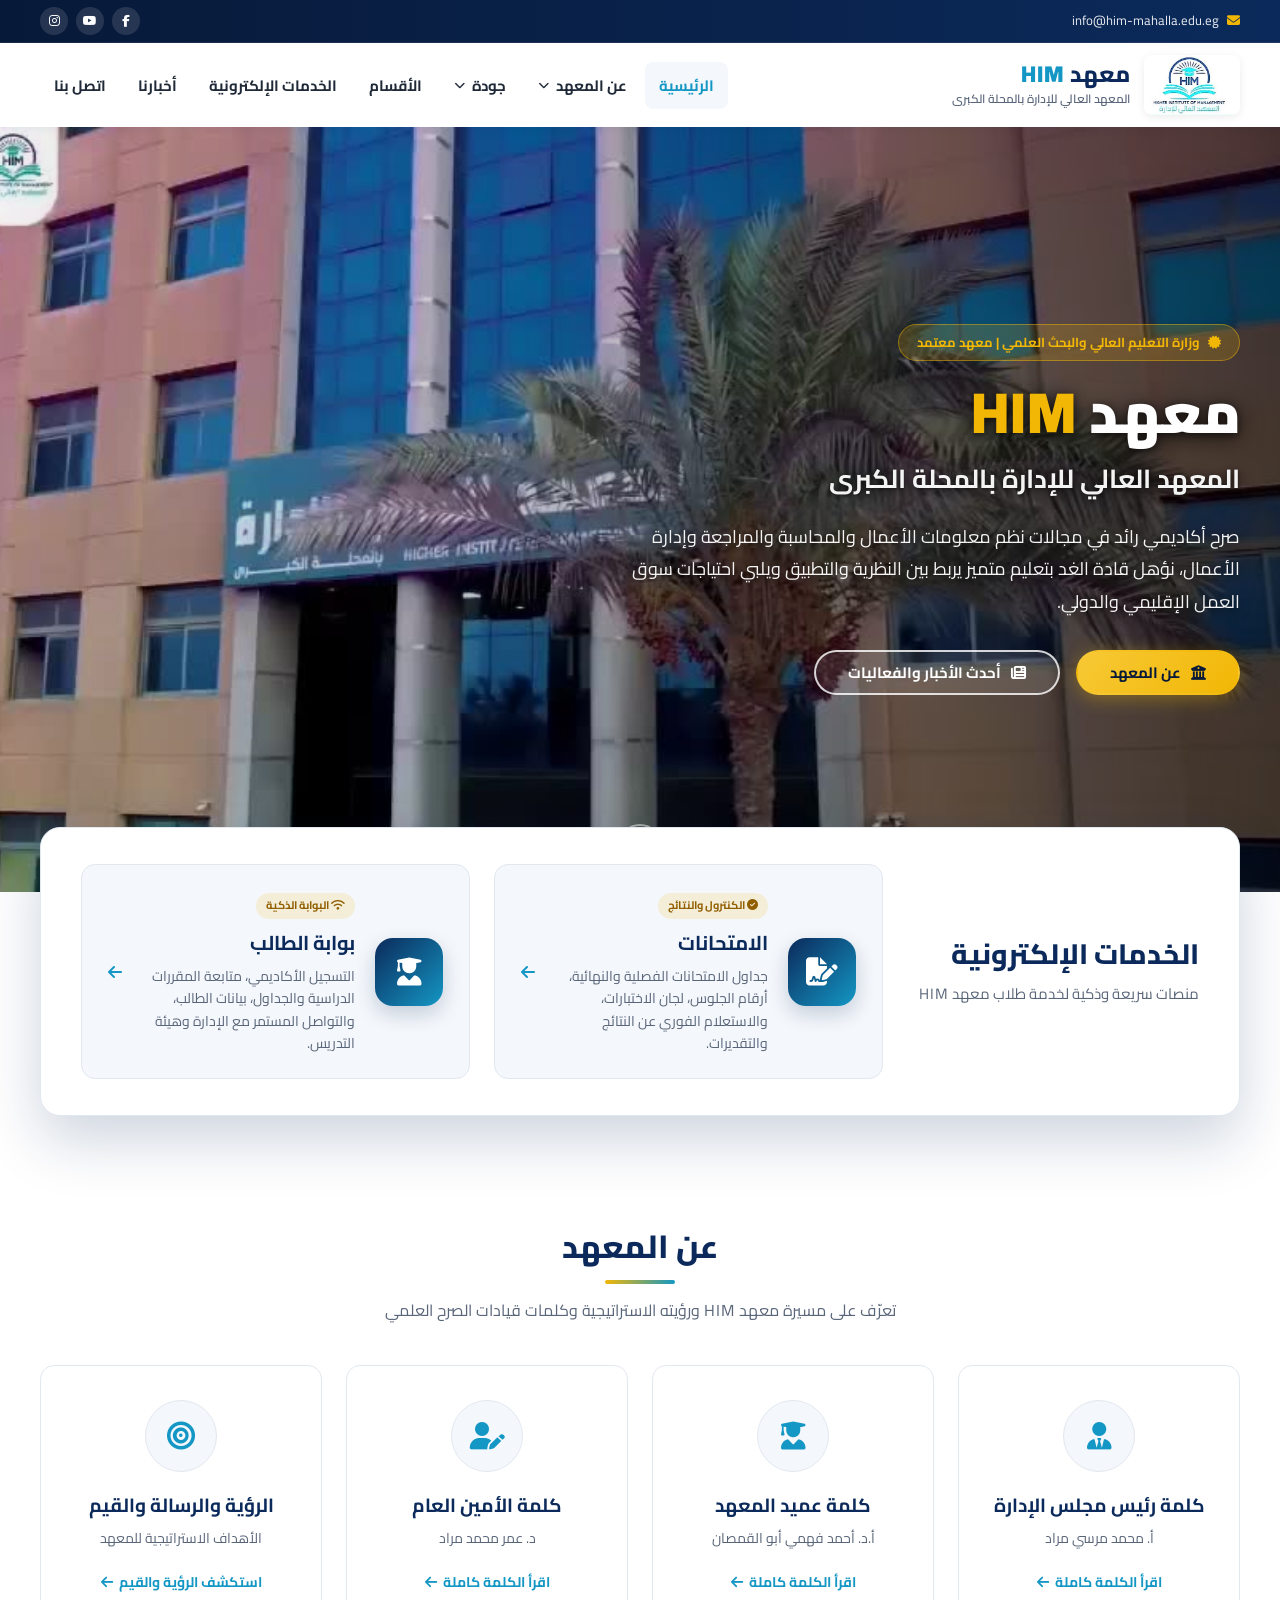
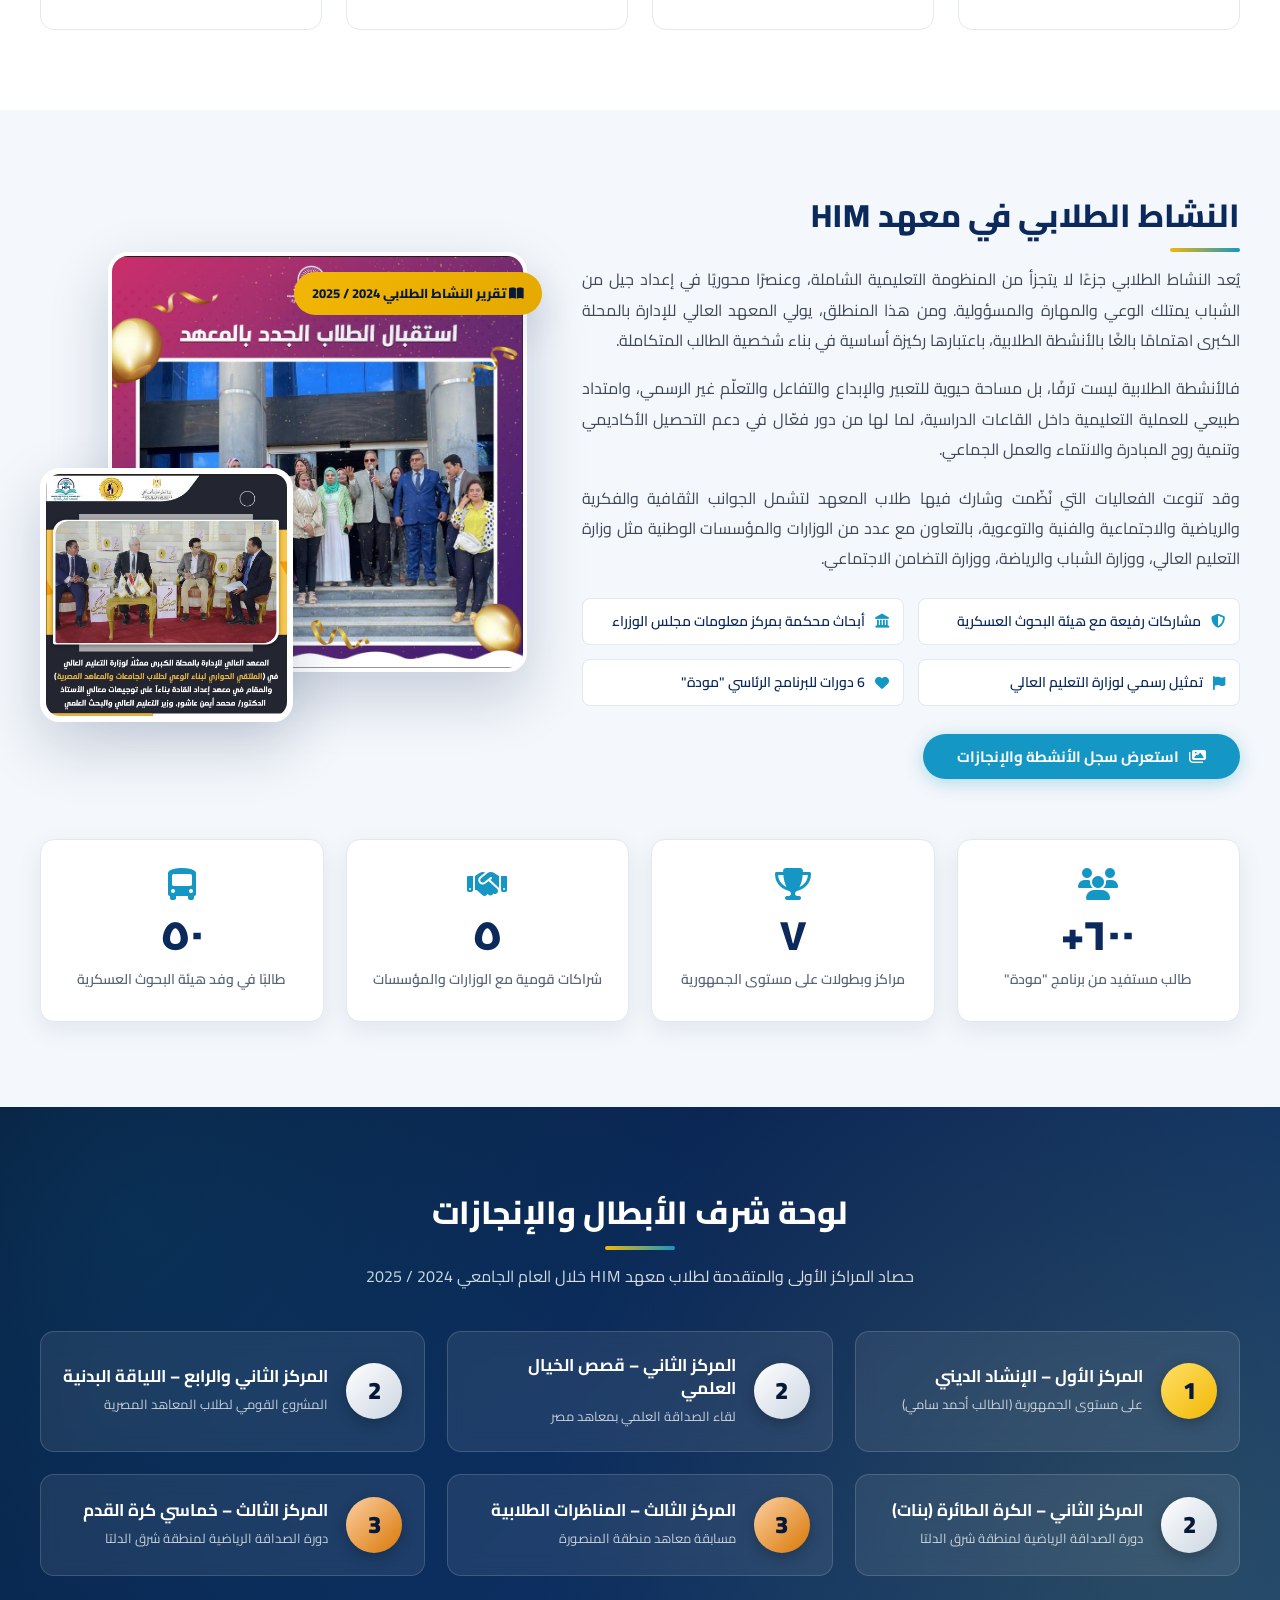
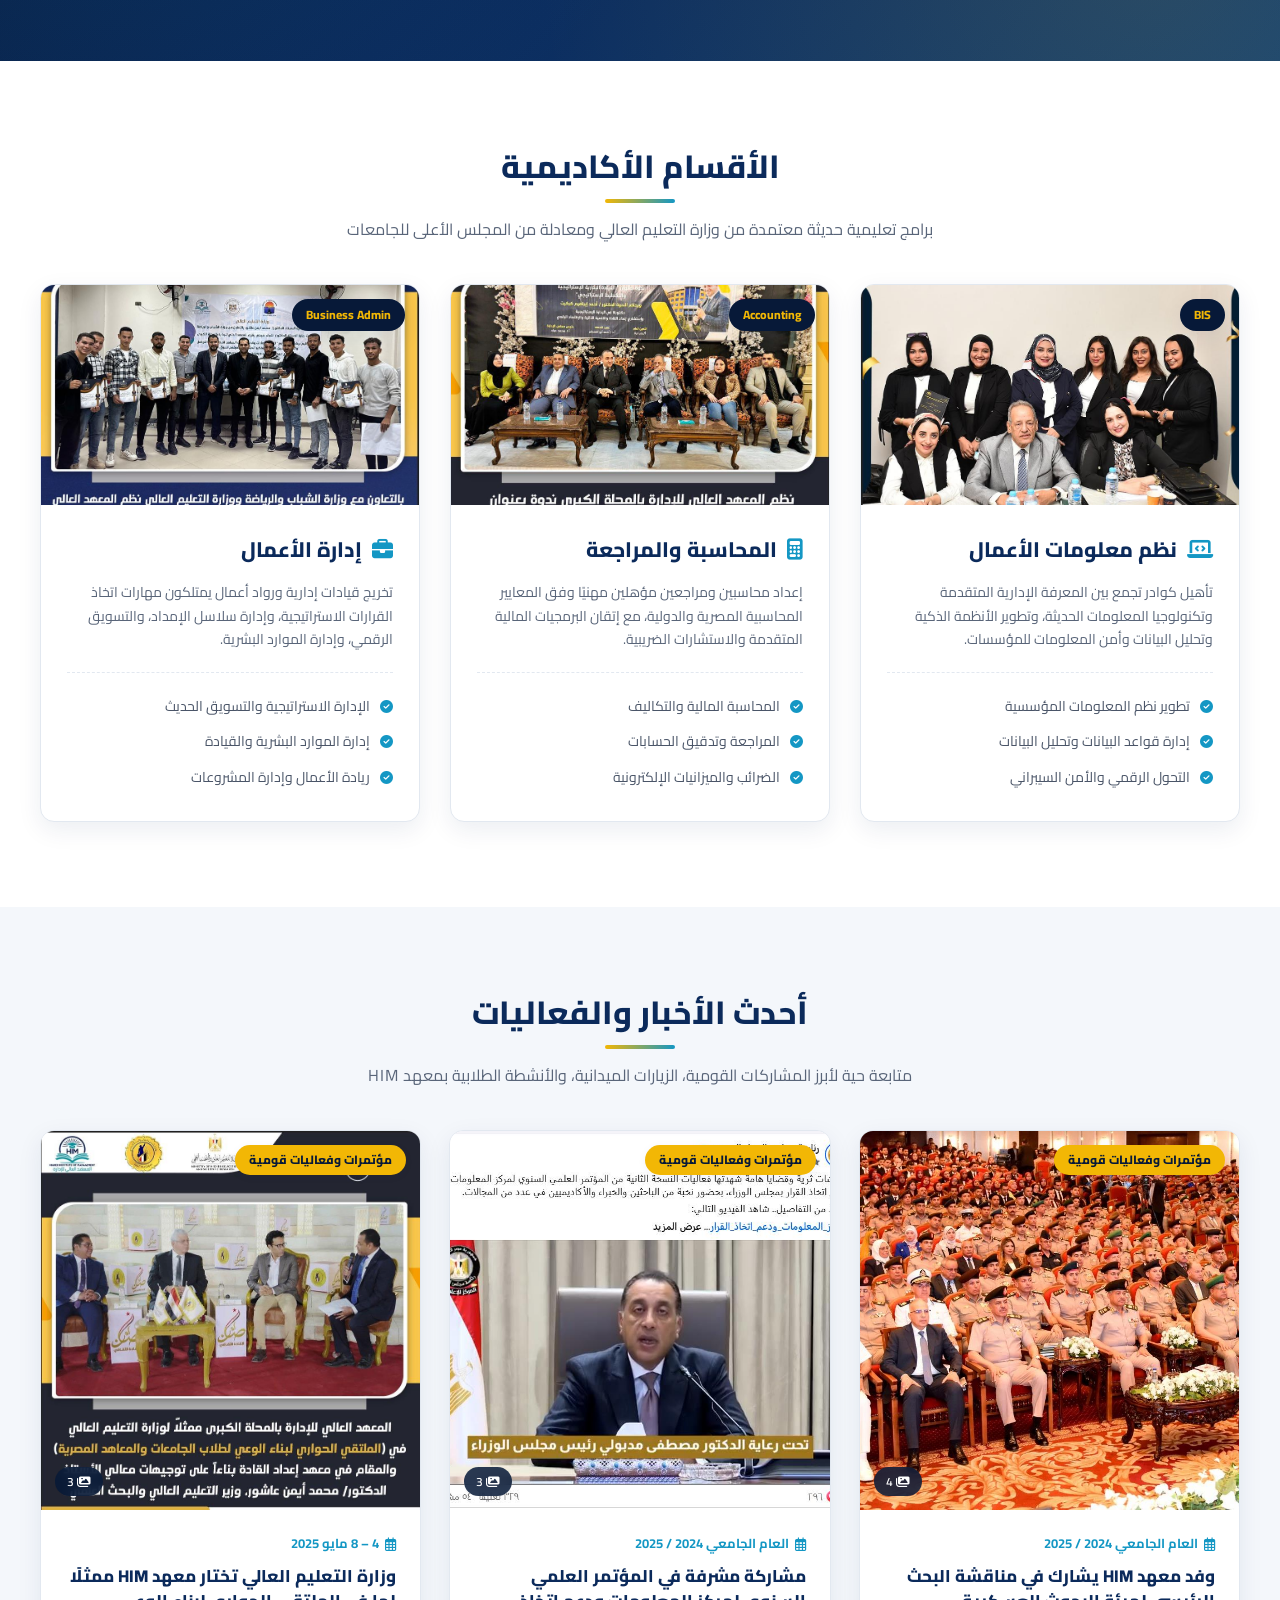
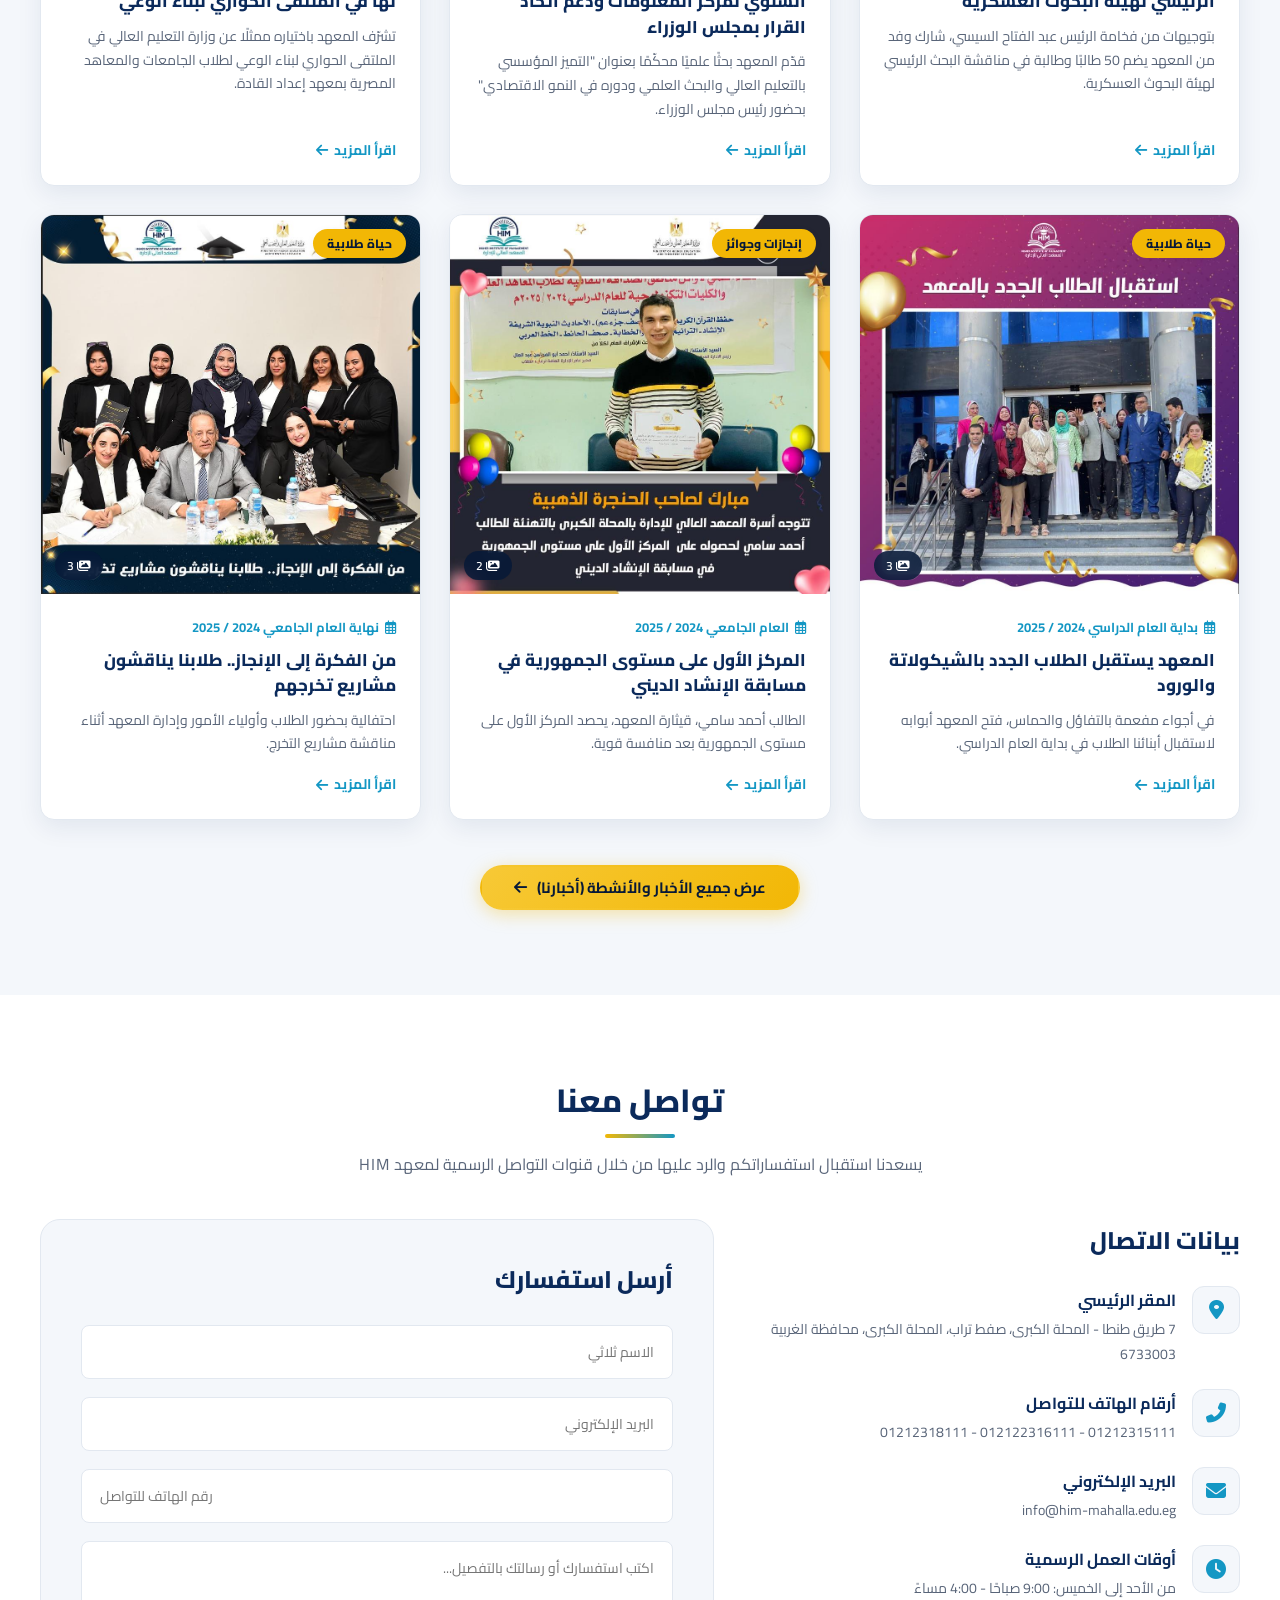
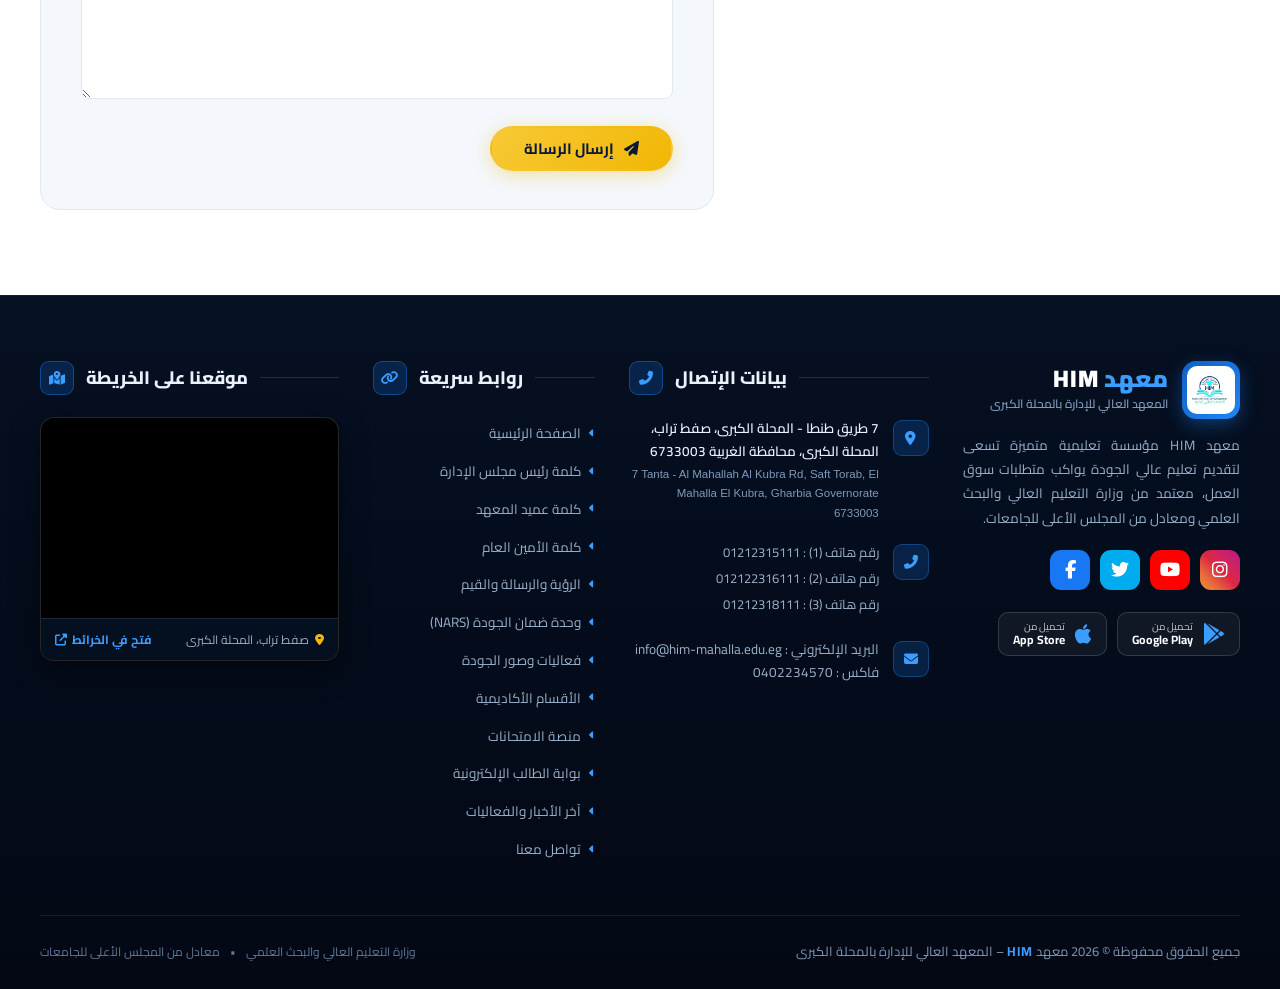
<file: index.html>
<!DOCTYPE html>
<html lang="ar" dir="rtl">
<head>
    <meta charset="UTF-8">
    <meta name="viewport" content="width=device-width, initial-scale=1.0">
    <title>معهد HIM | المعهد العالي للإدارة بالمحلة الكبرى</title>
    <meta name="description" content="الموقع الرسمي لمعهد HIM - المعهد العالي للإدارة بالمحلة الكبرى. برامج معتمدة في نظم معلومات الأعمال، المحاسبة والمراجعة، وإدارة الأعمال.">
    <link rel="icon" href="images/logo.jpg" type="image/jpeg">
    <link rel="stylesheet" href="https://fonts.googleapis.com/css2?family=Cairo:wght@400;500;600;700;800;900&display=swap">
    <link rel="stylesheet" href="https://cdnjs.cloudflare.com/ajax/libs/font-awesome/6.4.0/css/all.min.css">
    <link rel="stylesheet" href="css/style.css">
</head>
<body data-page="home">
    <!-- Header injected by layout.js -->
    <div id="site-header"></div>

    <!-- Hero Video Section -->
    <section id="home" class="hero hero-video">
        <video class="hero-bg" id="heroVideo" autoplay muted loop playsinline preload="auto" poster="images/video-poster.jpg">
            <source src="home.mp4" type="video/mp4">
        </video>
        <div class="hero-overlay"></div>
        <div class="container hero-inner">
            <div class="hero-content">
                <span class="hero-tag">
                    <i class="fas fa-certificate"></i> وزارة التعليم العالي والبحث العلمي | معهد معتمد
                </span>
                <h1>معهد <span class="latin">HIM</span></h1>
                <h2>المعهد العالي للإدارة بالمحلة الكبرى</h2>
                <p>صرح أكاديمي رائد في مجالات نظم معلومات الأعمال والمحاسبة والمراجعة وإدارة الأعمال، نؤهل قادة الغد بتعليم متميز يربط بين النظرية والتطبيق ويلبي احتياجات سوق العمل الإقليمي والدولي.</p>
                <div class="hero-buttons">
                    <a href="#about" class="btn btn-primary">
                        <i class="fas fa-university"></i> عن المعهد
                    </a>
                    <a href="news.html" class="btn btn-outline">
                        <i class="fas fa-newspaper"></i> أحدث الأخبار والفعاليات
                    </a>
                </div>
            </div>
        </div>
        <a href="#services" class="scroll-down" aria-label="انتقل إلى الخدمات الإلكترونية">
            <i class="fas fa-chevron-down"></i>
        </a>
    </section>

    <!-- Electronic Services (Floating Banner: Exams & Student Portal ONLY) -->
    <section id="services" class="services-section">
        <div class="container">
            <div class="services-wrap">
                <div class="services-head">
                    <h2>الخدمات الإلكترونية</h2>
                    <p>منصات سريعة وذكية لخدمة طلاب معهد <span class="latin">HIM</span></p>
                </div>
                <div class="services-grid-detailed">
                    <!-- Service 1: Exams -->
                    <a href="#" class="service-item" data-service="exams" role="button" aria-label="منصة الامتحانات">
                        <div class="service-item-icon">
                            <i class="fas fa-file-signature"></i>
                        </div>
                        <div class="service-item-content">
                            <span class="service-badge"><i class="fas fa-check-circle"></i> الكنترول والنتائج</span>
                            <h3>الامتحانات</h3>
                            <p>جداول الامتحانات الفصلية والنهائية، أرقام الجلوس، لجان الاختبارات، والاستعلام الفوري عن النتائج والتقديرات.</p>
                        </div>
                        <i class="fas fa-arrow-left service-arrow"></i>
                    </a>
                    <!-- Service 2: Student Portal -->
                    <a href="#" class="service-item" data-service="portal" role="button" aria-label="بوابة الطالب الإلكترونية">
                        <div class="service-item-icon">
                            <i class="fas fa-user-graduate"></i>
                        </div>
                        <div class="service-item-content">
                            <span class="service-badge"><i class="fas fa-wifi"></i> البوابة الذكية</span>
                            <h3>بوابة الطالب</h3>
                            <p>التسجيل الأكاديمي، متابعة المقررات الدراسية والجداول، بيانات الطالب، والتواصل المستمر مع الإدارة وهيئة التدريس.</p>
                        </div>
                        <i class="fas fa-arrow-left service-arrow"></i>
                    </a>
                </div>
            </div>
        </div>
    </section>

    <!-- About the Institute ("عن المعهد" - 4 Foundation Pillars) -->
    <section id="about" class="about-quick">
        <div class="container">
            <h2 class="section-title">عن المعهد</h2>
            <p class="section-subtitle">تعرّف على مسيرة معهد <span class="latin">HIM</span> ورؤيته الاستراتيجية وكلمات قيادات الصرح العلمي</p>
            <div class="about-cards">
                <!-- 1. Chairman -->
                <a href="chairman.html" class="about-card">
                    <div class="about-card-icon">
                        <i class="fas fa-user-tie"></i>
                    </div>
                    <div>
                        <h3>كلمة رئيس مجلس الإدارة</h3>
                        <p>أ. محمد مرسي مراد</p>
                    </div>
                    <span class="about-card-link">اقرأ الكلمة كاملة <i class="fas fa-arrow-left"></i></span>
                </a>

                <!-- 2. Dean -->
                <a href="dean.html" class="about-card">
                    <div class="about-card-icon">
                        <i class="fas fa-user-graduate"></i>
                    </div>
                    <div>
                        <h3>كلمة عميد المعهد</h3>
                        <p>أ.د. أحمد فهمي أبو القمصان</p>
                    </div>
                    <span class="about-card-link">اقرأ الكلمة كاملة <i class="fas fa-arrow-left"></i></span>
                </a>

                <!-- 3. Secretary General -->
                <a href="secretary-general.html" class="about-card">
                    <div class="about-card-icon">
                        <i class="fas fa-user-pen"></i>
                    </div>
                    <div>
                        <h3>كلمة الأمين العام</h3>
                        <p>د. عمر محمد مراد</p>
                    </div>
                    <span class="about-card-link">اقرأ الكلمة كاملة <i class="fas fa-arrow-left"></i></span>
                </a>

                <!-- 4. Vision & Mission -->
                <a href="vision.html" class="about-card">
                    <div class="about-card-icon">
                        <i class="fas fa-bullseye"></i>
                    </div>
                    <div>
                        <h3>الرؤية والرسالة والقيم</h3>
                        <p>الأهداف الاستراتيجية للمعهد</p>
                    </div>
                    <span class="about-card-link">استكشف الرؤية والقيم <i class="fas fa-arrow-left"></i></span>
                </a>
            </div>
        </div>
    </section>

    <!-- Student Life & Activities (from the PDF booklet 2024/2025) -->
    <section class="intro">
        <div class="container">
            <div class="intro-grid">
                <div class="intro-text reveal">
                    <h2 class="section-title align-start">النشاط الطلابي في معهد <span class="latin">HIM</span></h2>
                    <div id="intro-text">
                        <p>يُعد النشاط الطلابي جزءًا لا يتجزأ من المنظومة التعليمية الشاملة، وعنصرًا محوريًا في إعداد جيل من الشباب يمتلك الوعي والمهارة والمسؤولية. ومن هذا المنطلق، يولي معهد <span class="latin">HIM</span> (المعهد العالي للإدارة بالمحلة الكبرى) اهتمامًا بالغًا بالأنشطة الطلابية، باعتبارها ركيزة أساسية في بناء شخصية الطالب المتكاملة.</p>
                        <p>فالأنشطة الطلابية ليست ترفًا، بل مساحة حيوية للتعبير والإبداع والتفاعل والتعلّم غير الرسمي، وتُعد امتدادًا طبيعيًا للعملية التعليمية، لما لها من دور فعّال في دعم التحصيل الأكاديمي، وتنمية روح المبادرة والانتماء والعمل الجماعي.</p>
                    </div>
                    <div class="intro-highlights">
                        <div class="intro-highlight-item">
                            <i class="fas fa-shield-halved"></i>
                            <span>مشاركات رفيعة مع هيئة البحوث العسكرية</span>
                        </div>
                        <div class="intro-highlight-item">
                            <i class="fas fa-landmark"></i>
                            <span>أبحاث محكمة بمركز معلومات مجلس الوزراء</span>
                        </div>
                        <div class="intro-highlight-item">
                            <i class="fas fa-flag"></i>
                            <span>تمثيل رسمي لوزارة التعليم العالي</span>
                        </div>
                        <div class="intro-highlight-item">
                            <i class="fas fa-heart"></i>
                            <span>6 دورات للبرنامج الرئاسي "مودة"</span>
                        </div>
                    </div>
                    <a href="news.html" class="btn btn-secondary">
                        <i class="fas fa-images"></i> استعرض سجل الأنشطة والإنجازات
                    </a>
                </div>
                <div class="intro-media reveal">
                    <span class="intro-badge-float">
                        <i class="fas fa-book-open"></i> تقرير النشاط الطلابي 2024 / 2025
                    </span>
                    <img src="images/selected/image-109.jpg" alt="استقبال الطلاب الجدد بمعهد HIM" class="intro-img-main" loading="lazy">
                    <img src="images/selected/image-025.jpg" alt="الملتقى الحواري لبناء الوعي" class="intro-img-sub" loading="lazy">
                </div>
            </div>

            <!-- Stats Ribbon -->
            <div class="stats">
                <div class="stat">
                    <i class="fas fa-users"></i>
                    <strong data-count="600" data-suffix="+">0</strong>
                    <span>طالب مستفيد من برنامج "مودة"</span>
                </div>
                <div class="stat">
                    <i class="fas fa-trophy"></i>
                    <strong data-count="7">0</strong>
                    <span>مراكز وبطولات على مستوى الجمهورية</span>
                </div>
                <div class="stat">
                    <i class="fas fa-handshake"></i>
                    <strong data-count="5">0</strong>
                    <span>شراكات قومية مع الوزارات والمؤسسات</span>
                </div>
                <div class="stat">
                    <i class="fas fa-bus-simple"></i>
                    <strong data-count="50">0</strong>
                    <span>طالبًا في وفد هيئة البحوث العسكرية</span>
                </div>
            </div>
        </div>
    </section>

    <!-- Student Achievements / Honor Roll -->
    <section class="achievements">
        <div class="container">
            <h2 class="section-title light">لوحة شرف الأبطال والإنجازات</h2>
            <p class="section-subtitle light">حصاد المراكز الأولى والمتقدمة لطلاب معهد <span class="latin">HIM</span> خلال العام الجامعي 2024 / 2025</p>
            <div class="achievements-grid">
                <a href="news.html#inshad" class="achievement">
                    <span class="rank gold">1</span>
                    <div class="achievement-content">
                        <h4>المركز الأول – الإنشاد الديني</h4>
                        <p>على مستوى الجمهورية (الطالب أحمد سامي)</p>
                    </div>
                </a>
                <a href="news.html#sci-fi" class="achievement">
                    <span class="rank silver">2</span>
                    <div class="achievement-content">
                        <h4>المركز الثاني – قصص الخيال العلمي</h4>
                        <p>لقاء الصداقة العلمي بمعاهد مصر</p>
                    </div>
                </a>
                <a href="news.html#fitness" class="achievement">
                    <span class="rank silver">2</span>
                    <div class="achievement-content">
                        <h4>المركز الثاني والرابع – اللياقة البدنية</h4>
                        <p>المشروع القومي لطلاب المعاهد المصرية</p>
                    </div>
                </a>
                <a href="news.html#volleyball" class="achievement">
                    <span class="rank silver">2</span>
                    <div class="achievement-content">
                        <h4>المركز الثاني – الكرة الطائرة (بنات)</h4>
                        <p>دورة الصداقة الرياضية لمنطقة شرق الدلتا</p>
                    </div>
                </a>
                <a href="news.html#debates" class="achievement">
                    <span class="rank bronze">3</span>
                    <div class="achievement-content">
                        <h4>المركز الثالث – المناظرات الطلابية</h4>
                        <p>مسابقة معاهد منطقة المنصورة</p>
                    </div>
                </a>
                <a href="news.html#futsal" class="achievement">
                    <span class="rank bronze">3</span>
                    <div class="achievement-content">
                        <h4>المركز الثالث – خماسي كرة القدم</h4>
                        <p>دورة الصداقة الرياضية لمنطقة شرق الدلتا</p>
                    </div>
                </a>
            </div>
        </div>
    </section>

    <!-- Academic Departments -->
    <section id="departments" class="departments">
        <div class="container">
            <h2 class="section-title">الأقسام الأكاديمية</h2>
            <p class="section-subtitle">برامج تعليمية حديثة معتمدة من وزارة التعليم العالي ومعادلة من المجلس الأعلى للجامعات</p>
            <div class="departments-grid">
                <!-- Dept 1: BIS -->
                <div class="department-card">
                    <div class="department-image">
                        <img src="images/selected/image-490.jpg" alt="قسم نظم معلومات الأعمال بمعهد HIM" loading="lazy">
                        <span class="department-badge">BIS</span>
                    </div>
                    <div class="department-content">
                        <h3><i class="fas fa-laptop-code"></i> نظم معلومات الأعمال</h3>
                        <p>تأهيل كوادر تجمع بين المعرفة الإدارية المتقدمة وتكنولوجيا المعلومات الحديثة، وتطوير الأنظمة الذكية وتحليل البيانات وأمن المعلومات للمؤسسات.</p>
                        <ul class="department-features">
                            <li><i class="fas fa-check-circle"></i> تطوير نظم المعلومات المؤسسية</li>
                            <li><i class="fas fa-check-circle"></i> إدارة قواعد البيانات وتحليل البيانات</li>
                            <li><i class="fas fa-check-circle"></i> التحول الرقمي والأمن السيبراني</li>
                        </ul>
                    </div>
                </div>

                <!-- Dept 2: Accounting -->
                <div class="department-card">
                    <div class="department-image">
                        <img src="images/selected/image-174.jpg" alt="قسم المحاسبة والمراجعة بمعهد HIM" loading="lazy">
                        <span class="department-badge">Accounting</span>
                    </div>
                    <div class="department-content">
                        <h3><i class="fas fa-calculator"></i> المحاسبة والمراجعة</h3>
                        <p>إعداد محاسبين ومراجعين مؤهلين مهنيًا وفق المعايير المحاسبية المصرية والدولية، مع إتقان البرمجيات المالية المتقدمة والاستشارات الضريبية.</p>
                        <ul class="department-features">
                            <li><i class="fas fa-check-circle"></i> المحاسبة المالية والتكاليف</li>
                            <li><i class="fas fa-check-circle"></i> المراجعة وتدقيق الحسابات</li>
                            <li><i class="fas fa-check-circle"></i> الضرائب والميزانيات الإلكترونية</li>
                        </ul>
                    </div>
                </div>

                <!-- Dept 3: Business Admin -->
                <div class="department-card">
                    <div class="department-image">
                        <img src="images/selected/image-220.jpg" alt="قسم إدارة الأعمال بمعهد HIM" loading="lazy">
                        <span class="department-badge">Business Admin</span>
                    </div>
                    <div class="department-content">
                        <h3><i class="fas fa-briefcase"></i> إدارة الأعمال</h3>
                        <p>تخريج قيادات إدارية ورواد أعمال يمتلكون مهارات اتخاذ القرارات الاستراتيجية، وإدارة سلاسل الإمداد، والتسويق الرقمي، وإدارة الموارد البشرية.</p>
                        <ul class="department-features">
                            <li><i class="fas fa-check-circle"></i> الإدارة الاستراتيجية والتسويق الحديث</li>
                            <li><i class="fas fa-check-circle"></i> إدارة الموارد البشرية والقيادة</li>
                            <li><i class="fas fa-check-circle"></i> ريادة الأعمال وإدارة المشروعات</li>
                        </ul>
                    </div>
                </div>
            </div>
        </div>
    </section>

    <!-- Latest News Section (from PDF extracted images) -->
    <section id="news" class="news">
        <div class="container">
            <h2 class="section-title">أحدث الأخبار والفعاليات</h2>
            <p class="section-subtitle">متابعة حية لأبرز المشاركات القومية، الزيارات الميدانية، والأنشطة الطلابية بمعهد <span class="latin">HIM</span></p>
            <div class="news-grid" id="home-news"></div>
            <div class="center-btn">
                <a href="news.html" class="btn btn-primary">
                    عرض جميع الأخبار والأنشطة (أخبارنا) <i class="fas fa-arrow-left"></i>
                </a>
            </div>
        </div>
    </section>

    <!-- Contact & Location -->
    <section id="contact" class="contact">
        <div class="container">
            <h2 class="section-title">تواصل معنا</h2>
            <p class="section-subtitle">يسعدنا استقبال استفساراتكم والرد عليها من خلال قنوات التواصل الرسمية لمعهد <span class="latin">HIM</span></p>
            <div class="contact-content">
                <div class="contact-info">
                    <h3>بيانات الاتصال</h3>
                    <div class="contact-item">
                        <i class="fas fa-map-marker-alt"></i>
                        <div>
                            <h4>المقر الرئيسي</h4>
                            <p>7 طريق طنطا - المحلة الكبرى، صفط تراب، المحلة الكبرى، محافظة الغربية 6733003</p>
                        </div>
                    </div>
                    <div class="contact-item">
                        <i class="fas fa-phone-alt"></i>
                        <div>
                            <h4>أرقام الهاتف للتواصل</h4>
                            <p>
                                <a href="tel:01212315111">01212315111</a> - 
                                <a href="tel:012122316111">012122316111</a> - 
                                <a href="tel:01212318111">01212318111</a>
                            </p>
                        </div>
                    </div>
                    <div class="contact-item">
                        <i class="fas fa-envelope"></i>
                        <div>
                            <h4>البريد الإلكتروني</h4>
                            <p>info@him-mahalla.edu.eg</p>
                        </div>
                    </div>
                    <div class="contact-item">
                        <i class="fas fa-clock"></i>
                        <div>
                            <h4>أوقات العمل الرسمية</h4>
                            <p>من الأحد إلى الخميس: 9:00 صباحًا - 4:00 مساءً</p>
                        </div>
                    </div>
                </div>
                <div class="contact-form">
                    <h3>أرسل استفسارك</h3>
                    <form id="contactForm">
                        <div class="form-group">
                            <input type="text" placeholder="الاسم ثلاثي" required>
                        </div>
                        <div class="form-group">
                            <input type="email" placeholder="البريد الإلكتروني" required>
                        </div>
                        <div class="form-group">
                            <input type="tel" placeholder="رقم الهاتف للتواصل">
                        </div>
                        <div class="form-group">
                            <textarea placeholder="اكتب استفسارك أو رسالتك بالتفصيل..." rows="5" required></textarea>
                        </div>
                        <button type="submit" class="btn btn-primary">
                            <i class="fas fa-paper-plane"></i> إرسال الرسالة
                        </button>
                    </form>
                </div>
            </div>
        </div>
    </section>

    <!-- Footer injected by layout.js -->
    <div id="site-footer"></div>

    <!-- Scripts -->
    <script src="js/layout.js"></script>
    <script src="js/news-data.js"></script>
    <script src="js/script.js"></script>
</body>
</html>
</file>
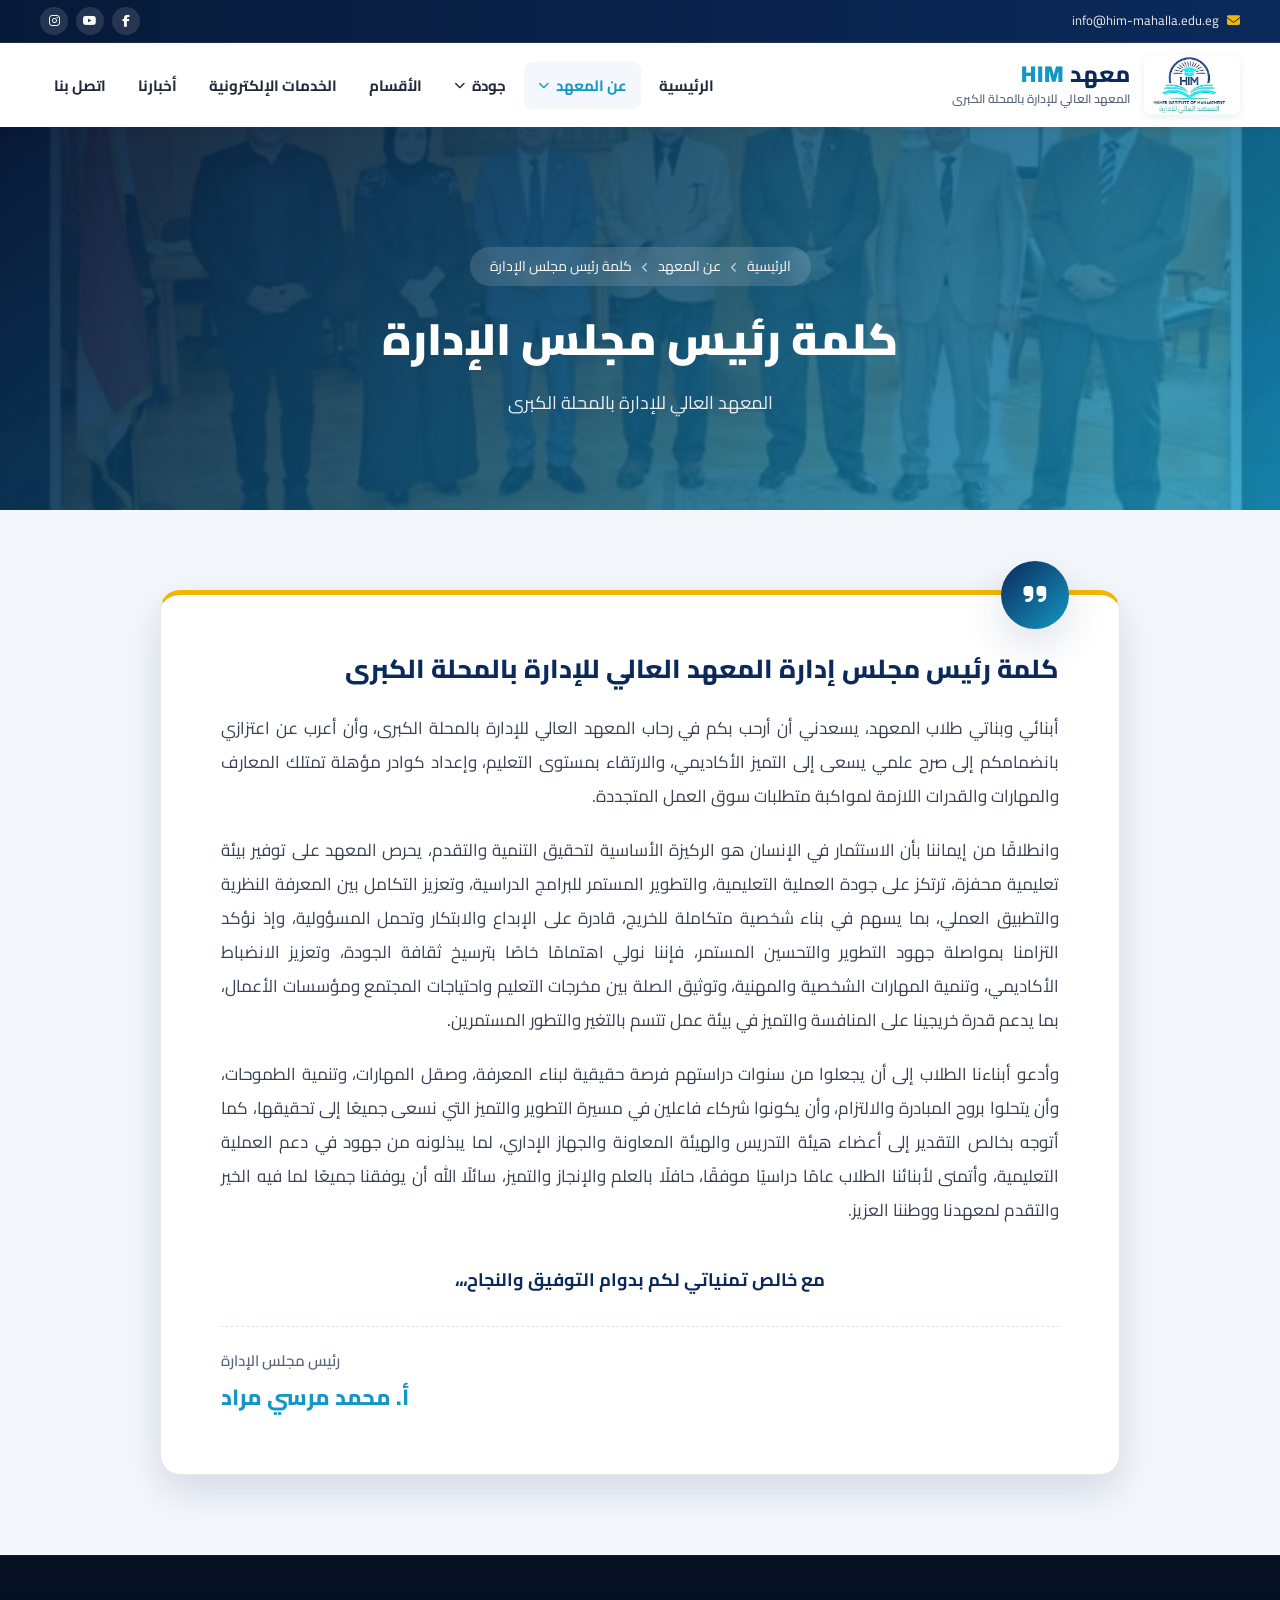
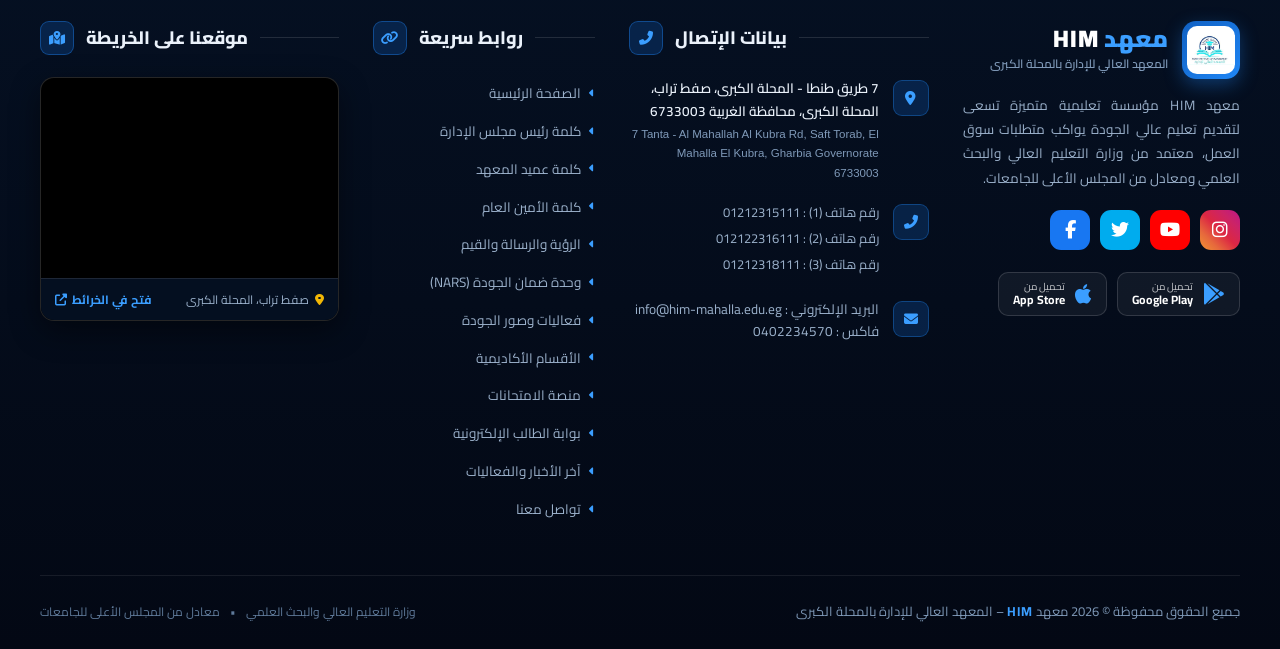
<file: chairman.html>
<!DOCTYPE html>
<html lang="ar" dir="rtl">
<head>
    <meta charset="UTF-8">
    <meta name="viewport" content="width=device-width, initial-scale=1.0">
    <title>كلمة رئيس مجلس الإدارة | معهد HIM</title>
    <link rel="icon" href="images/logo.jpg" type="image/jpeg">
    <link rel="stylesheet" href="https://fonts.googleapis.com/css2?family=Cairo:wght@400;600;700;800&display=swap">
    <link rel="stylesheet" href="https://cdnjs.cloudflare.com/ajax/libs/font-awesome/6.4.0/css/all.min.css">
    <link rel="stylesheet" href="css/style.css">
</head>
<body data-page="chairman">
    <div id="site-header"></div>

    <section class="page-hero" style="background-image: url('images/selected/image-167.jpg')">
        <div class="container">
            <nav class="breadcrumb"><a href="index.html">الرئيسية</a> <i class="fas fa-chevron-left"></i> <span>عن المعهد</span> <i class="fas fa-chevron-left"></i> <span>كلمة رئيس مجلس الإدارة</span></nav>
            <h1>كلمة رئيس مجلس الإدارة</h1>
            <p>المعهد العالي للإدارة بالمحلة الكبرى</p>
        </div>
    </section>

    <section class="article-section">
        <div class="container">
            <article class="article-card reveal">
                <div class="article-icon"><i class="fas fa-quote-right"></i></div>
                <h2>كلمة رئيس مجلس إدارة المعهد العالي للإدارة بالمحلة الكبرى</h2>
                <p>أبنائي وبناتي طلاب المعهد، يسعدني أن أرحب بكم في رحاب المعهد العالي للإدارة بالمحلة الكبرى، وأن أعرب عن اعتزازي بانضمامكم إلى صرح علمي يسعى إلى التميز الأكاديمي، والارتقاء بمستوى التعليم، وإعداد كوادر مؤهلة تمتلك المعارف والمهارات والقدرات اللازمة لمواكبة متطلبات سوق العمل المتجددة.</p>
                <p>وانطلاقًا من إيماننا بأن الاستثمار في الإنسان هو الركيزة الأساسية لتحقيق التنمية والتقدم، يحرص المعهد على توفير بيئة تعليمية محفزة، ترتكز على جودة العملية التعليمية، والتطوير المستمر للبرامج الدراسية، وتعزيز التكامل بين المعرفة النظرية والتطبيق العملي، بما يسهم في بناء شخصية متكاملة للخريج، قادرة على الإبداع والابتكار وتحمل المسؤولية، وإذ نؤكد التزامنا بمواصلة جهود التطوير والتحسين المستمر، فإننا نولي اهتمامًا خاصًا بترسيخ ثقافة الجودة، وتعزيز الانضباط الأكاديمي، وتنمية المهارات الشخصية والمهنية، وتوثيق الصلة بين مخرجات التعليم واحتياجات المجتمع ومؤسسات الأعمال، بما يدعم قدرة خريجينا على المنافسة والتميز في بيئة عمل تتسم بالتغير والتطور المستمرين.</p>
                <p>وأدعو أبناءنا الطلاب إلى أن يجعلوا من سنوات دراستهم فرصة حقيقية لبناء المعرفة، وصقل المهارات، وتنمية الطموحات، وأن يتحلوا بروح المبادرة والالتزام، وأن يكونوا شركاء فاعلين في مسيرة التطوير والتميز التي نسعى جميعًا إلى تحقيقها، كما أتوجه بخالص التقدير إلى أعضاء هيئة التدريس والهيئة المعاونة والجهاز الإداري، لما يبذلونه من جهود في دعم العملية التعليمية، وأتمنى لأبنائنا الطلاب عامًا دراسيًا موفقًا، حافلًا بالعلم والإنجاز والتميز، سائلًا الله أن يوفقنا جميعًا لما فيه الخير والتقدم لمعهدنا ووطننا العزيز.</p>
                <p class="closing">مع خالص تمنياتي لكم بدوام التوفيق والنجاح،،،</p>
                <div class="signature">
                    <span>رئيس مجلس الإدارة</span>
                    <strong>أ. محمد مرسي مراد</strong>
                </div>
            </article>
        </div>
    </section>

    <div id="site-footer"></div>

    <script src="js/layout.js"></script>
    <script src="js/script.js"></script>
</body>
</html>
</file>
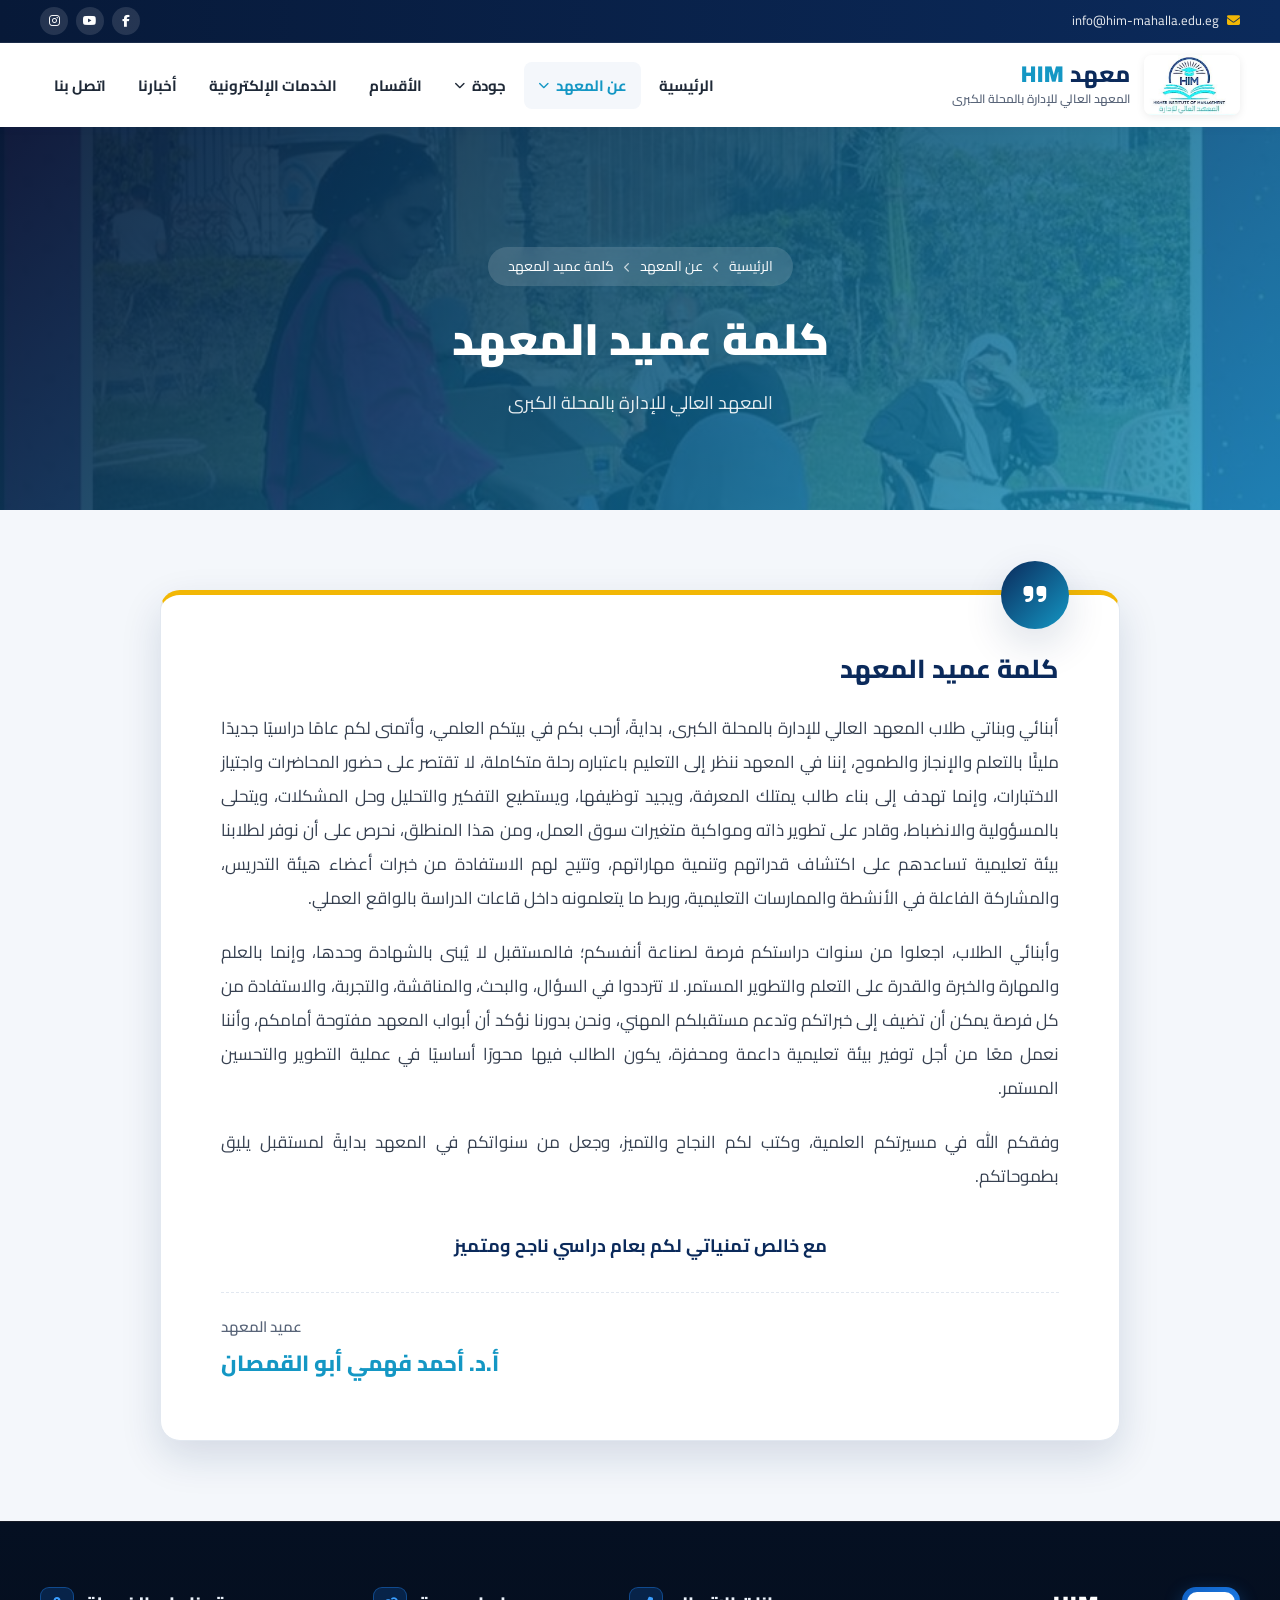
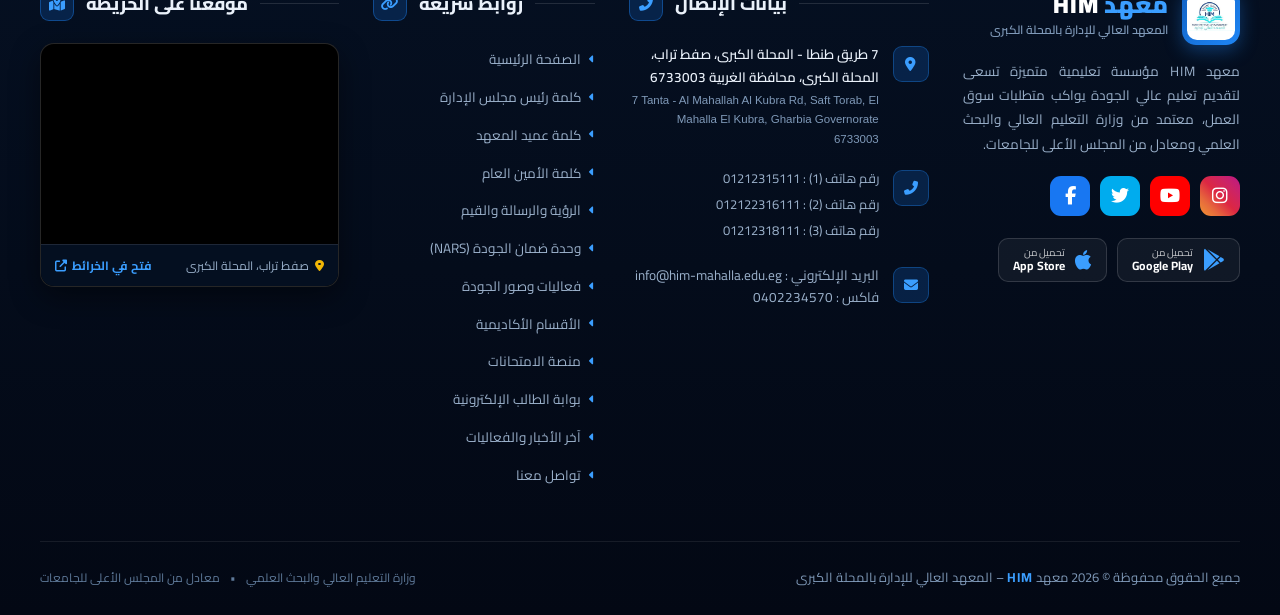
<file: dean.html>
<!DOCTYPE html>
<html lang="ar" dir="rtl">
<head>
    <meta charset="UTF-8">
    <meta name="viewport" content="width=device-width, initial-scale=1.0">
    <title>كلمة عميد المعهد | معهد HIM</title>
    <link rel="icon" href="images/logo.jpg" type="image/jpeg">
    <link rel="stylesheet" href="https://fonts.googleapis.com/css2?family=Cairo:wght@400;600;700;800&display=swap">
    <link rel="stylesheet" href="https://cdnjs.cloudflare.com/ajax/libs/font-awesome/6.4.0/css/all.min.css">
    <link rel="stylesheet" href="css/style.css">
</head>
<body data-page="dean">
    <div id="site-header"></div>

    <section class="page-hero" style="background-image: url('images/selected/image-110.jpg')">
        <div class="container">
            <nav class="breadcrumb"><a href="index.html">الرئيسية</a> <i class="fas fa-chevron-left"></i> <span>عن المعهد</span> <i class="fas fa-chevron-left"></i> <span>كلمة عميد المعهد</span></nav>
            <h1>كلمة عميد المعهد</h1>
            <p>المعهد العالي للإدارة بالمحلة الكبرى</p>
        </div>
    </section>

    <section class="article-section">
        <div class="container">
            <article class="article-card reveal">
                <div class="article-icon"><i class="fas fa-quote-right"></i></div>
                <h2>كلمة عميد المعهد</h2>
                <p>أبنائي وبناتي طلاب المعهد العالي للإدارة بالمحلة الكبرى، بدايةً، أرحب بكم في بيتكم العلمي، وأتمنى لكم عامًا دراسيًا جديدًا مليئًا بالتعلم والإنجاز والطموح، إننا في المعهد ننظر إلى التعليم باعتباره رحلة متكاملة، لا تقتصر على حضور المحاضرات واجتياز الاختبارات، وإنما تهدف إلى بناء طالب يمتلك المعرفة، ويجيد توظيفها، ويستطيع التفكير والتحليل وحل المشكلات، ويتحلى بالمسؤولية والانضباط، وقادر على تطوير ذاته ومواكبة متغيرات سوق العمل، ومن هذا المنطلق، نحرص على أن نوفر لطلابنا بيئة تعليمية تساعدهم على اكتشاف قدراتهم وتنمية مهاراتهم، وتتيح لهم الاستفادة من خبرات أعضاء هيئة التدريس، والمشاركة الفاعلة في الأنشطة والممارسات التعليمية، وربط ما يتعلمونه داخل قاعات الدراسة بالواقع العملي.</p>
                <p>وأبنائي الطلاب، اجعلوا من سنوات دراستكم فرصة لصناعة أنفسكم؛ فالمستقبل لا يُبنى بالشهادة وحدها، وإنما بالعلم والمهارة والخبرة والقدرة على التعلم والتطوير المستمر. لا تترددوا في السؤال، والبحث، والمناقشة، والتجربة، والاستفادة من كل فرصة يمكن أن تضيف إلى خبراتكم وتدعم مستقبلكم المهني، ونحن بدورنا نؤكد أن أبواب المعهد مفتوحة أمامكم، وأننا نعمل معًا من أجل توفير بيئة تعليمية داعمة ومحفزة، يكون الطالب فيها محورًا أساسيًا في عملية التطوير والتحسين المستمر.</p>
                <p>وفقكم الله في مسيرتكم العلمية، وكتب لكم النجاح والتميز، وجعل من سنواتكم في المعهد بدايةً لمستقبل يليق بطموحاتكم.</p>
                <p class="closing">مع خالص تمنياتي لكم بعام دراسي ناجح ومتميز</p>
                <div class="signature">
                    <span>عميد المعهد</span>
                    <strong>أ.د. أحمد فهمي أبو القمصان</strong>
                </div>
            </article>
        </div>
    </section>

    <div id="site-footer"></div>

    <script src="js/layout.js"></script>
    <script src="js/script.js"></script>
</body>
</html>
</file>
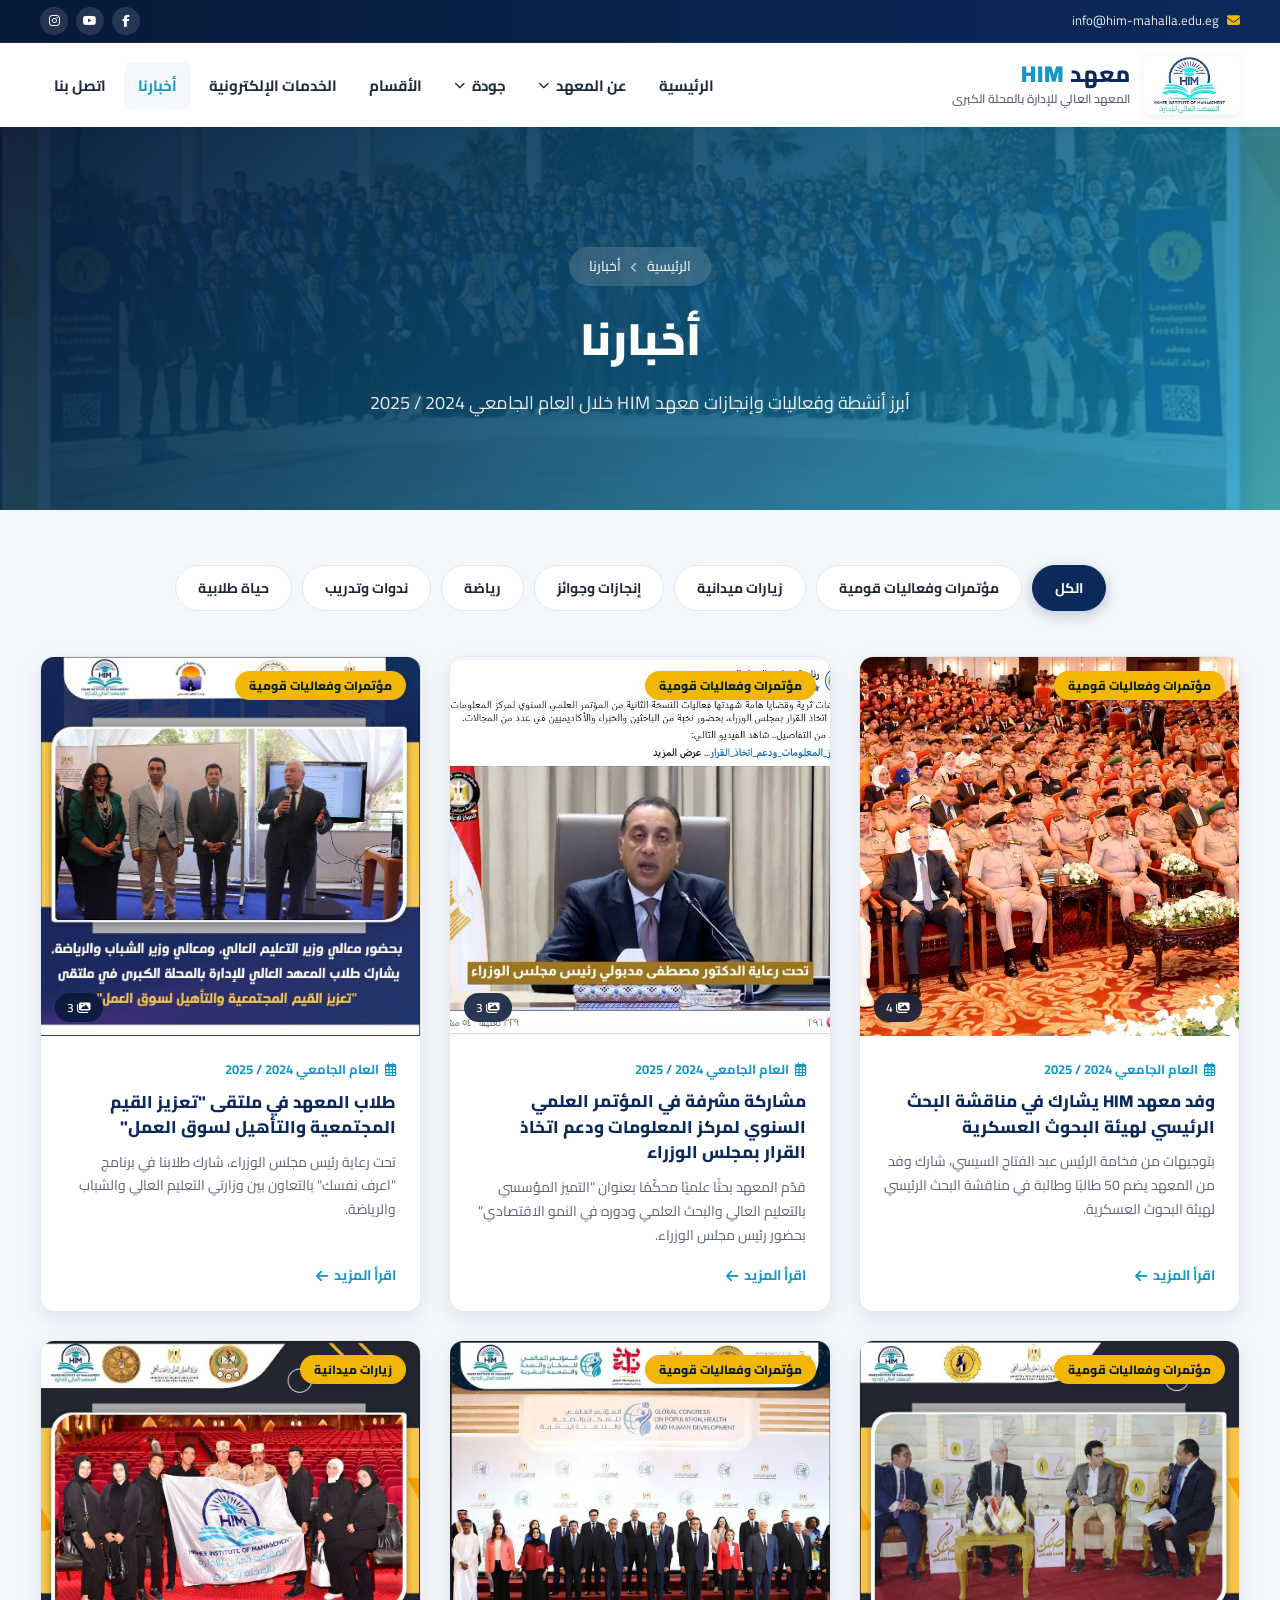
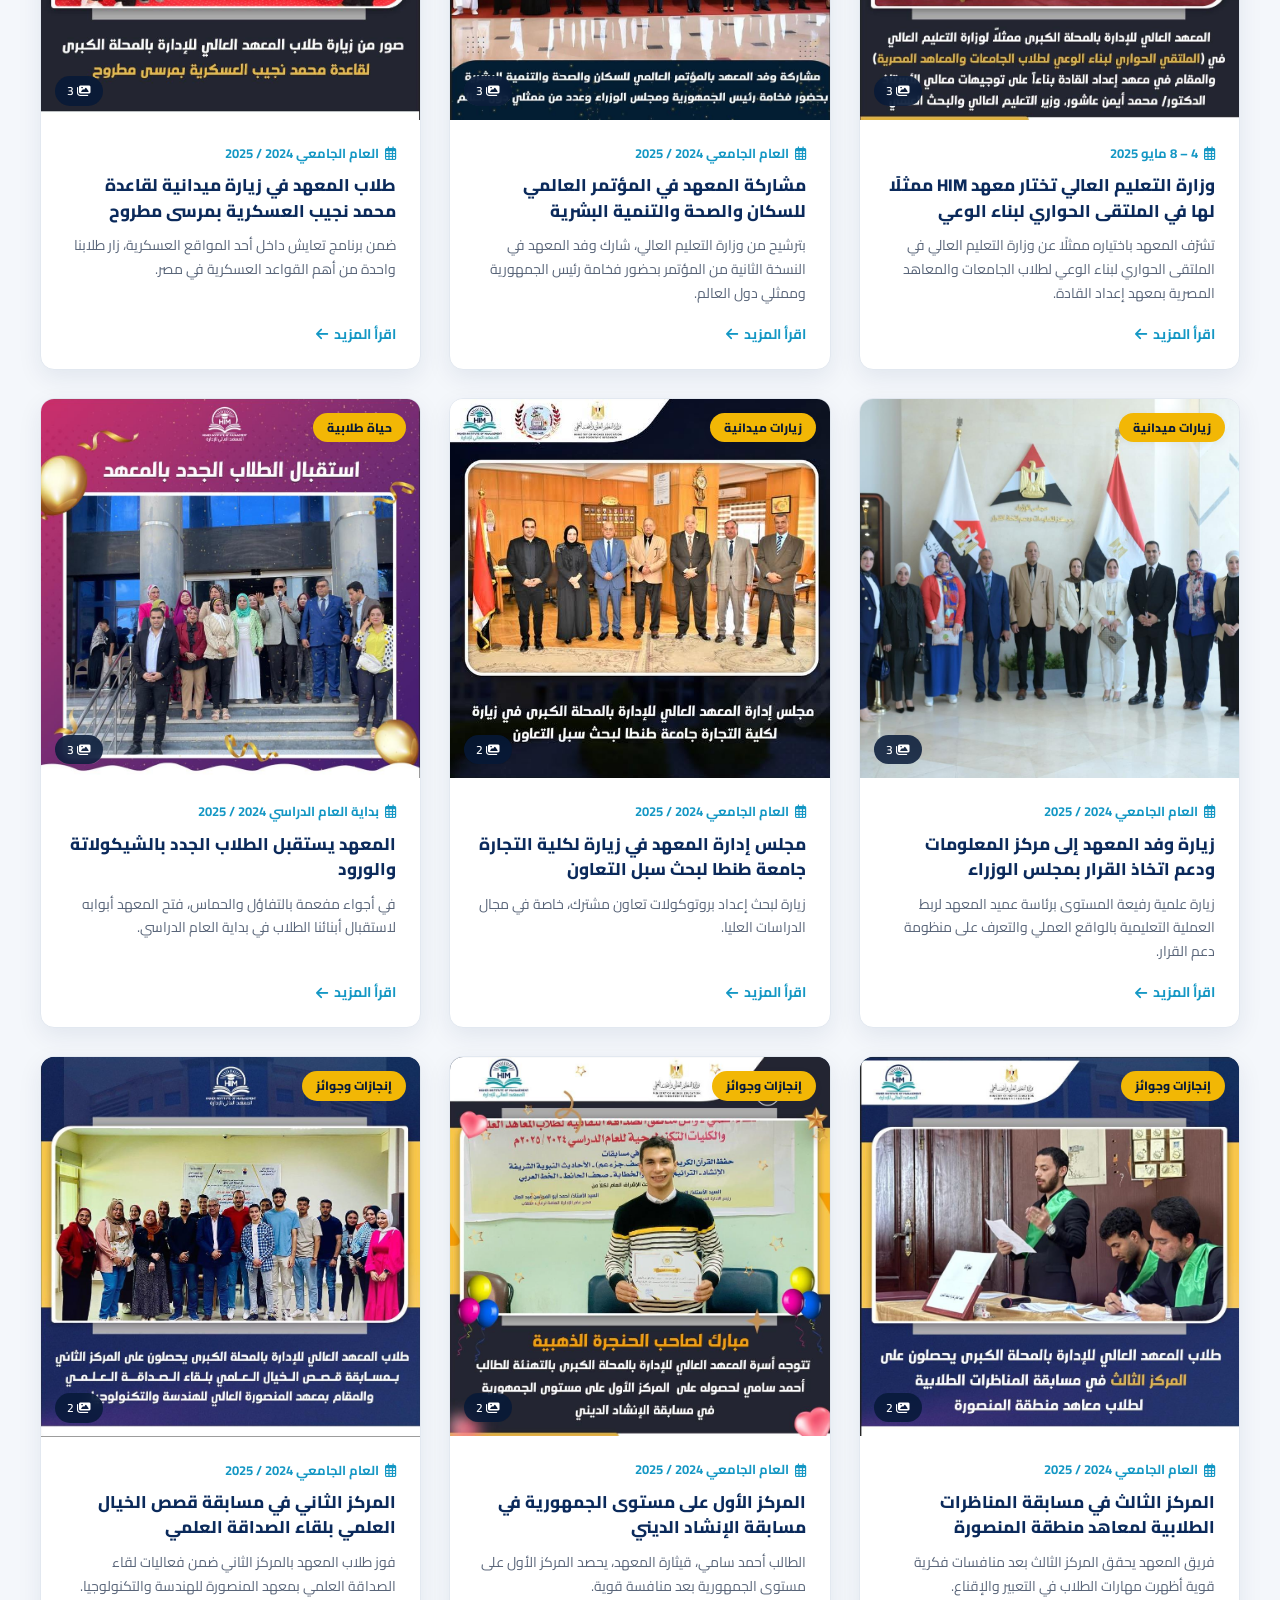
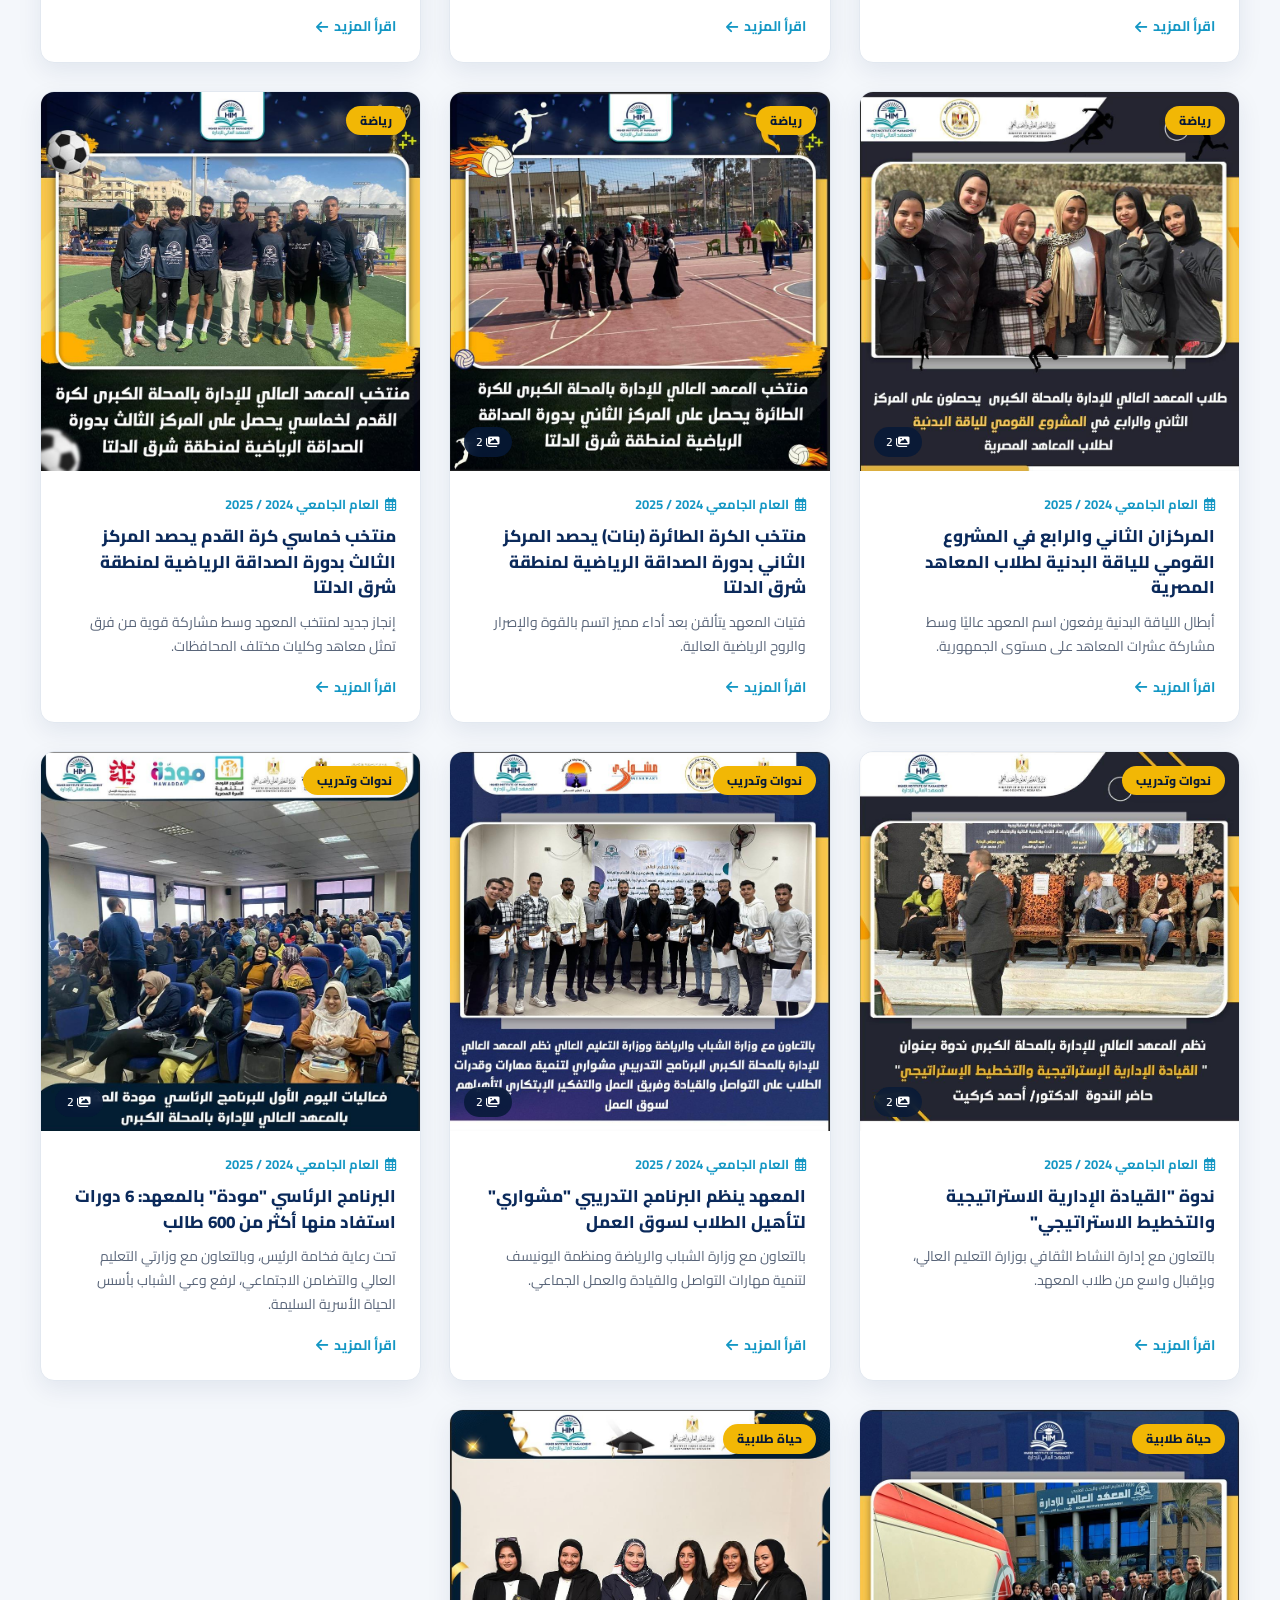
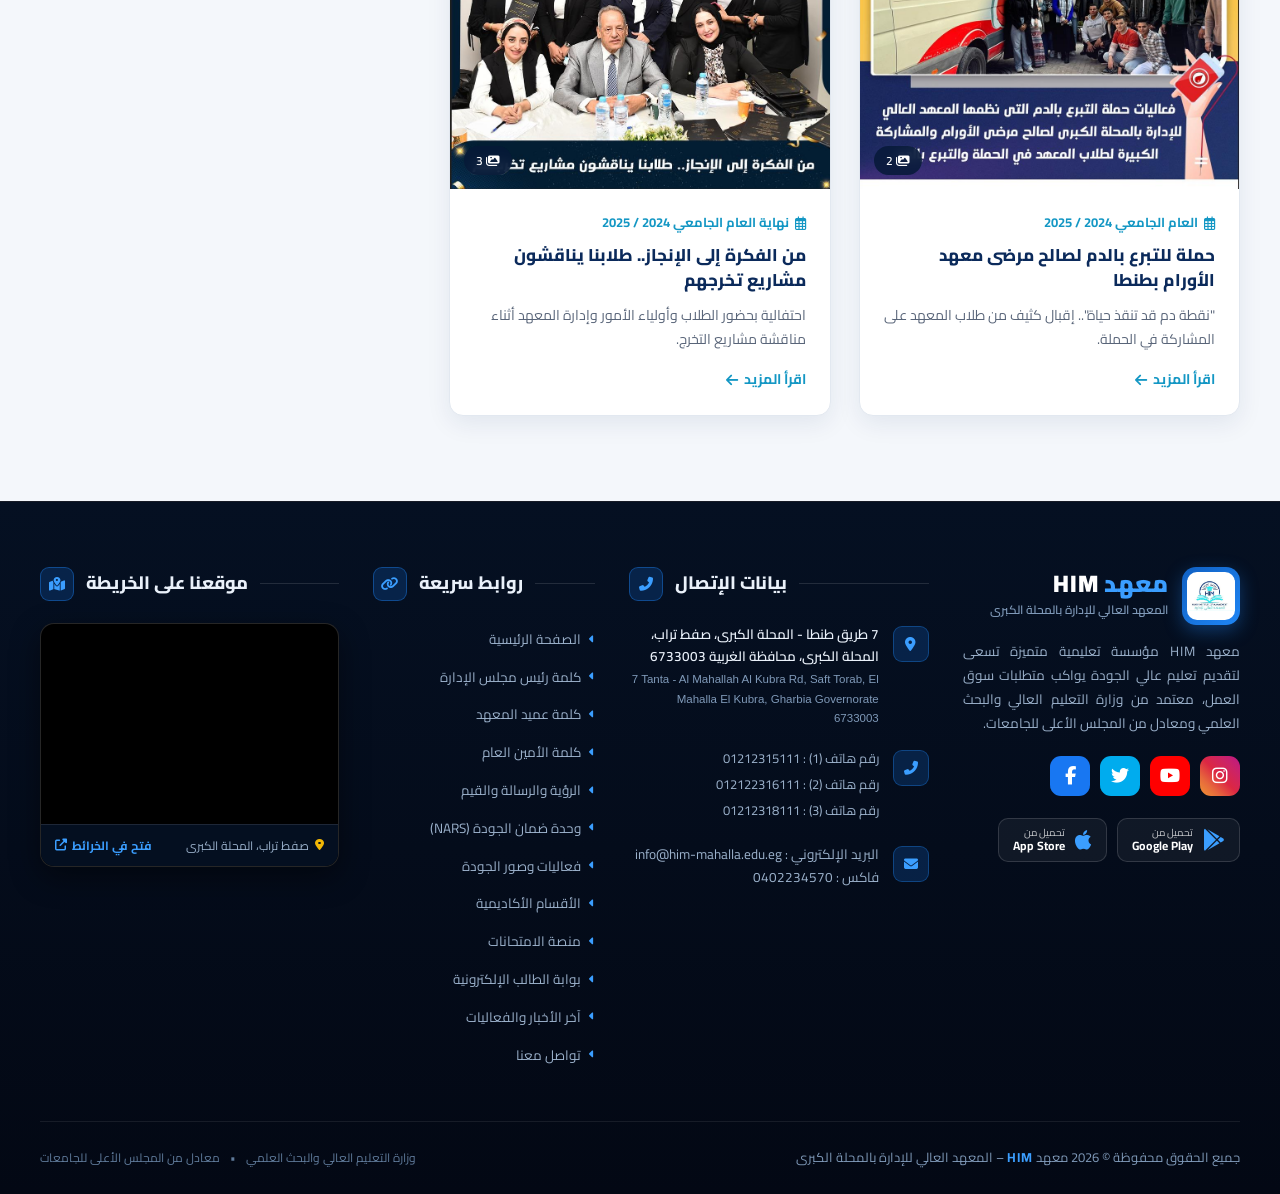
<file: news.html>
<!DOCTYPE html>
<html lang="ar" dir="rtl">
<head>
    <meta charset="UTF-8">
    <meta name="viewport" content="width=device-width, initial-scale=1.0">
    <title>أخبارنا | معهد HIM</title>
    <link rel="icon" href="images/logo.jpg" type="image/jpeg">
    <link rel="stylesheet" href="https://fonts.googleapis.com/css2?family=Cairo:wght@400;600;700;800&display=swap">
    <link rel="stylesheet" href="https://cdnjs.cloudflare.com/ajax/libs/font-awesome/6.4.0/css/all.min.css">
    <link rel="stylesheet" href="css/style.css">
</head>
<body data-page="news">
    <div id="site-header"></div>

    <section class="page-hero" style="background-image: url('images/selected/image-026.jpg')">
        <div class="container">
            <nav class="breadcrumb"><a href="index.html">الرئيسية</a> <i class="fas fa-chevron-left"></i> <span>أخبارنا</span></nav>
            <h1>أخبارنا</h1>
            <p>أبرز أنشطة وفعاليات وإنجازات معهد <span class="latin">HIM</span> خلال العام الجامعي 2024 / 2025</p>
        </div>
    </section>

    <section class="news news-page">
        <div class="container">
            <div class="news-filters" id="news-filters"></div>
            <div class="news-grid" id="news-grid"></div>
        </div>
    </section>

    <div id="site-footer"></div>

    <script src="js/layout.js"></script>
    <script src="js/news-data.js"></script>
    <script src="js/script.js"></script>
</body>
</html>
</file>
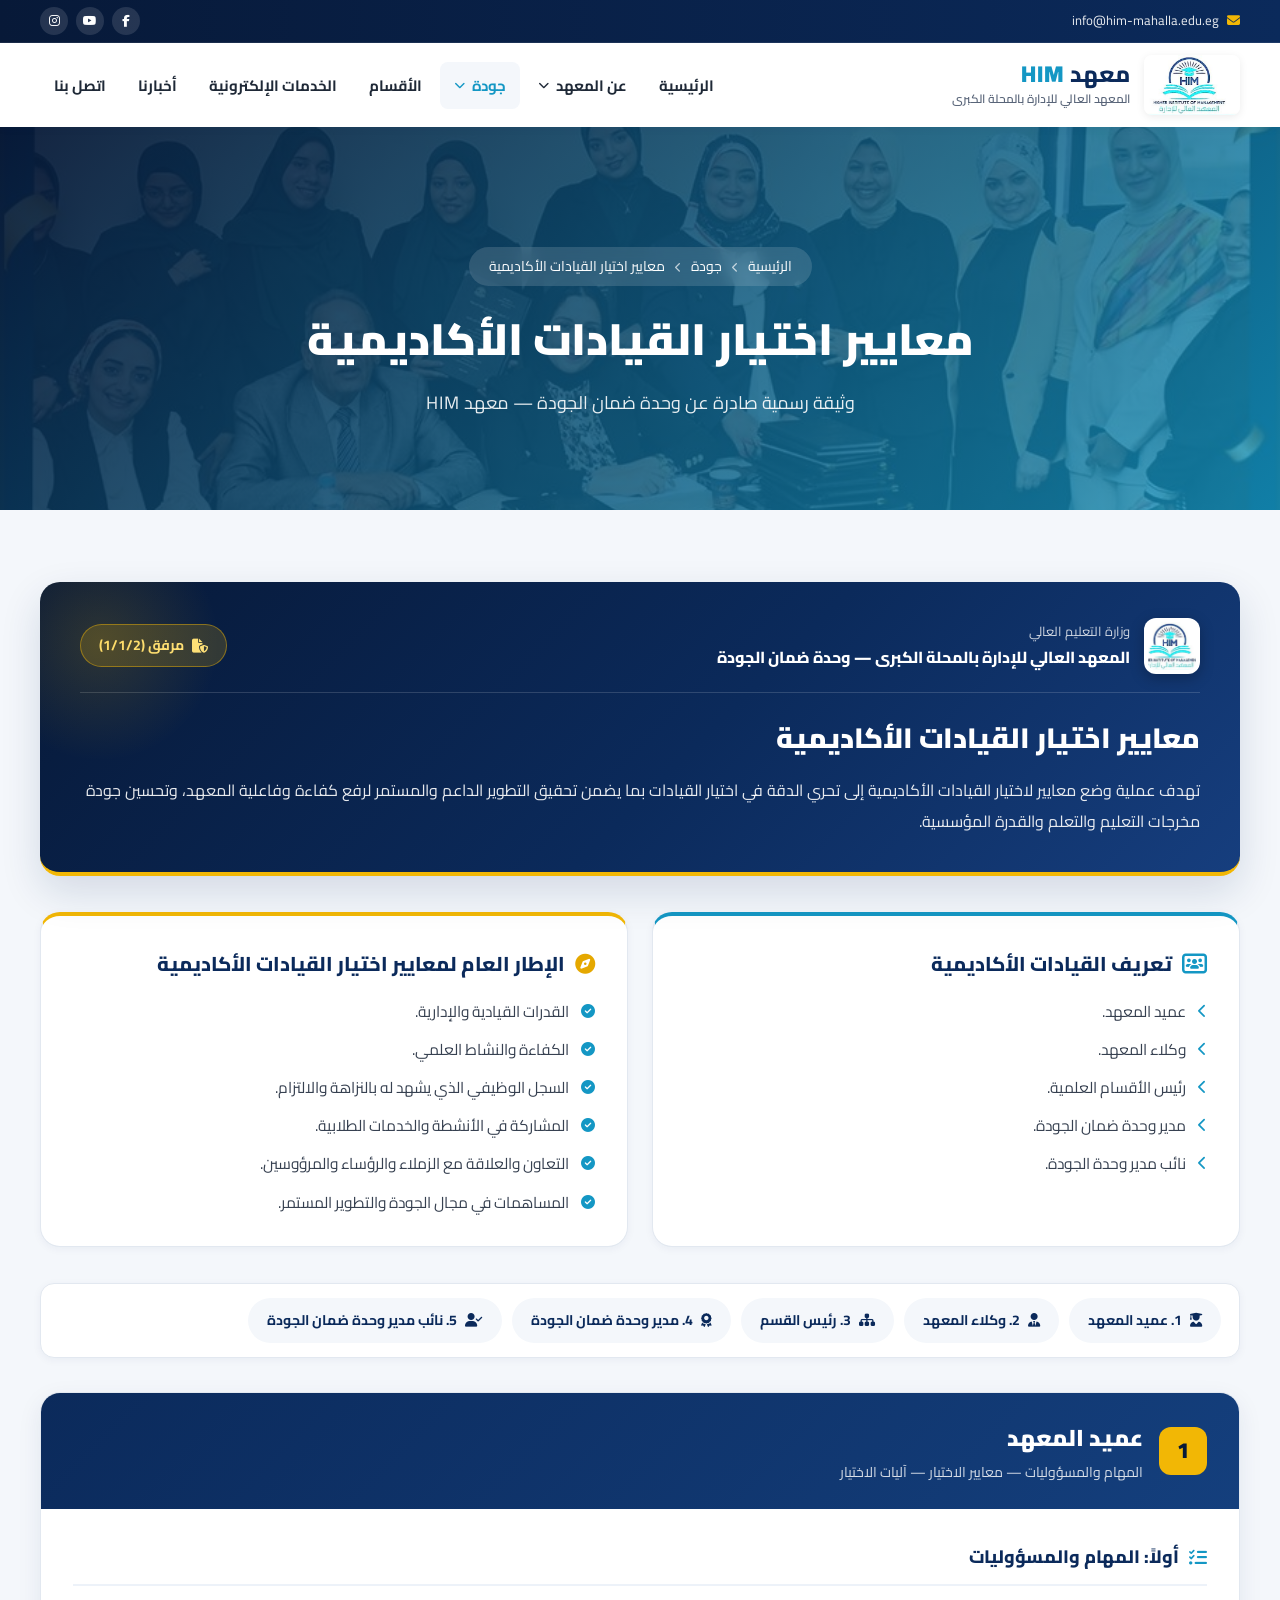
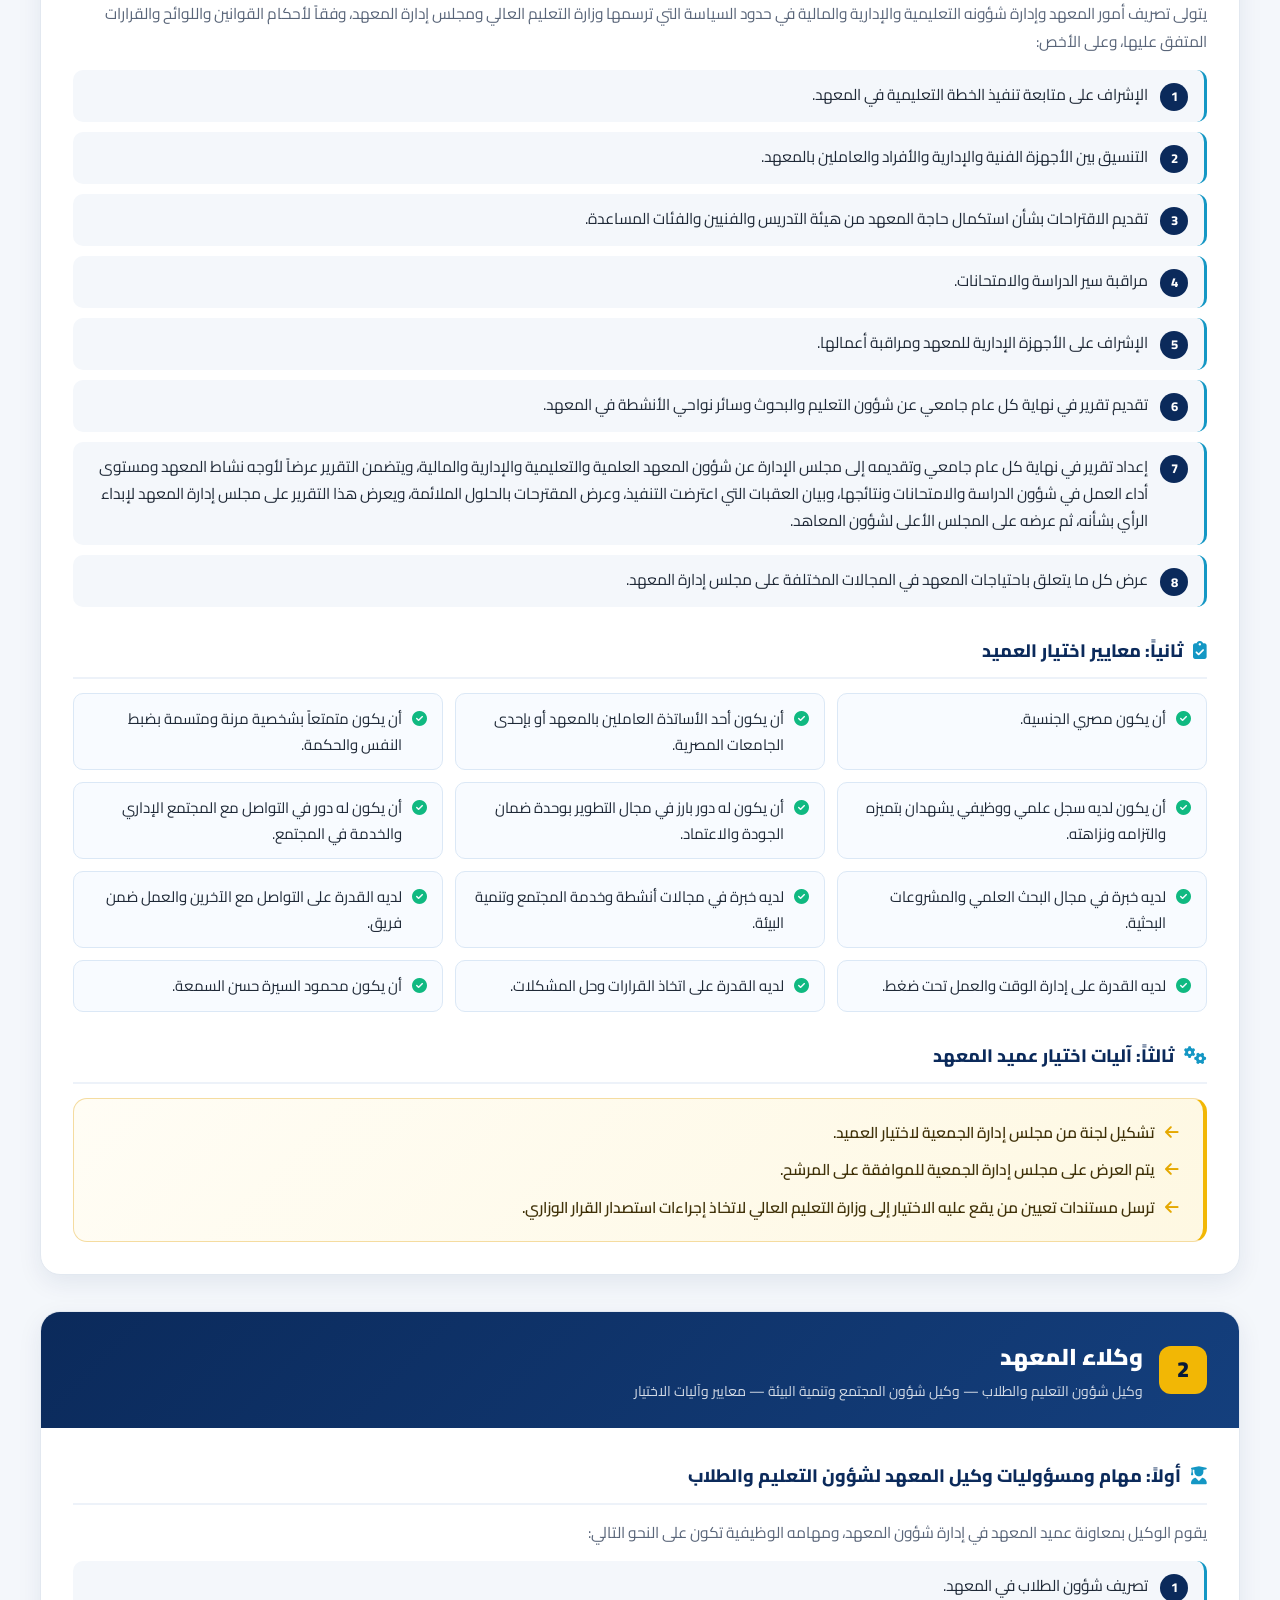
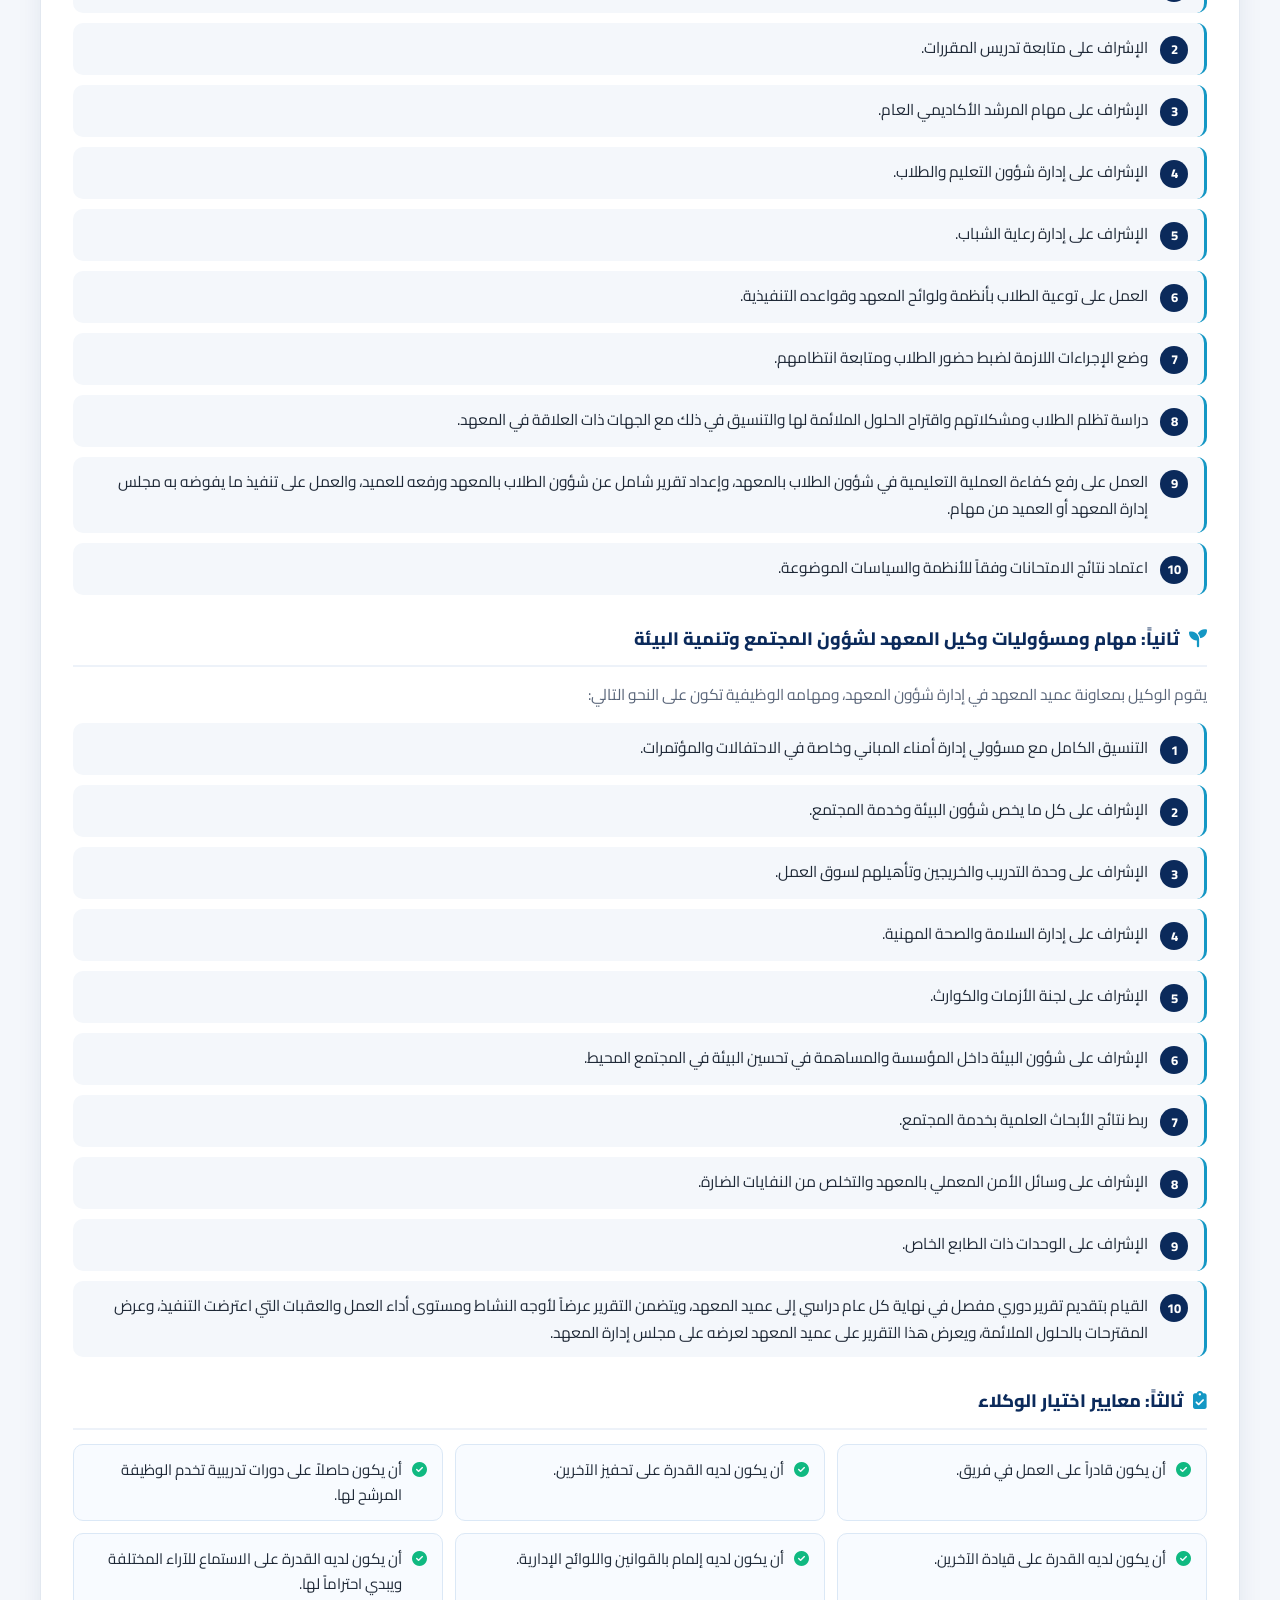
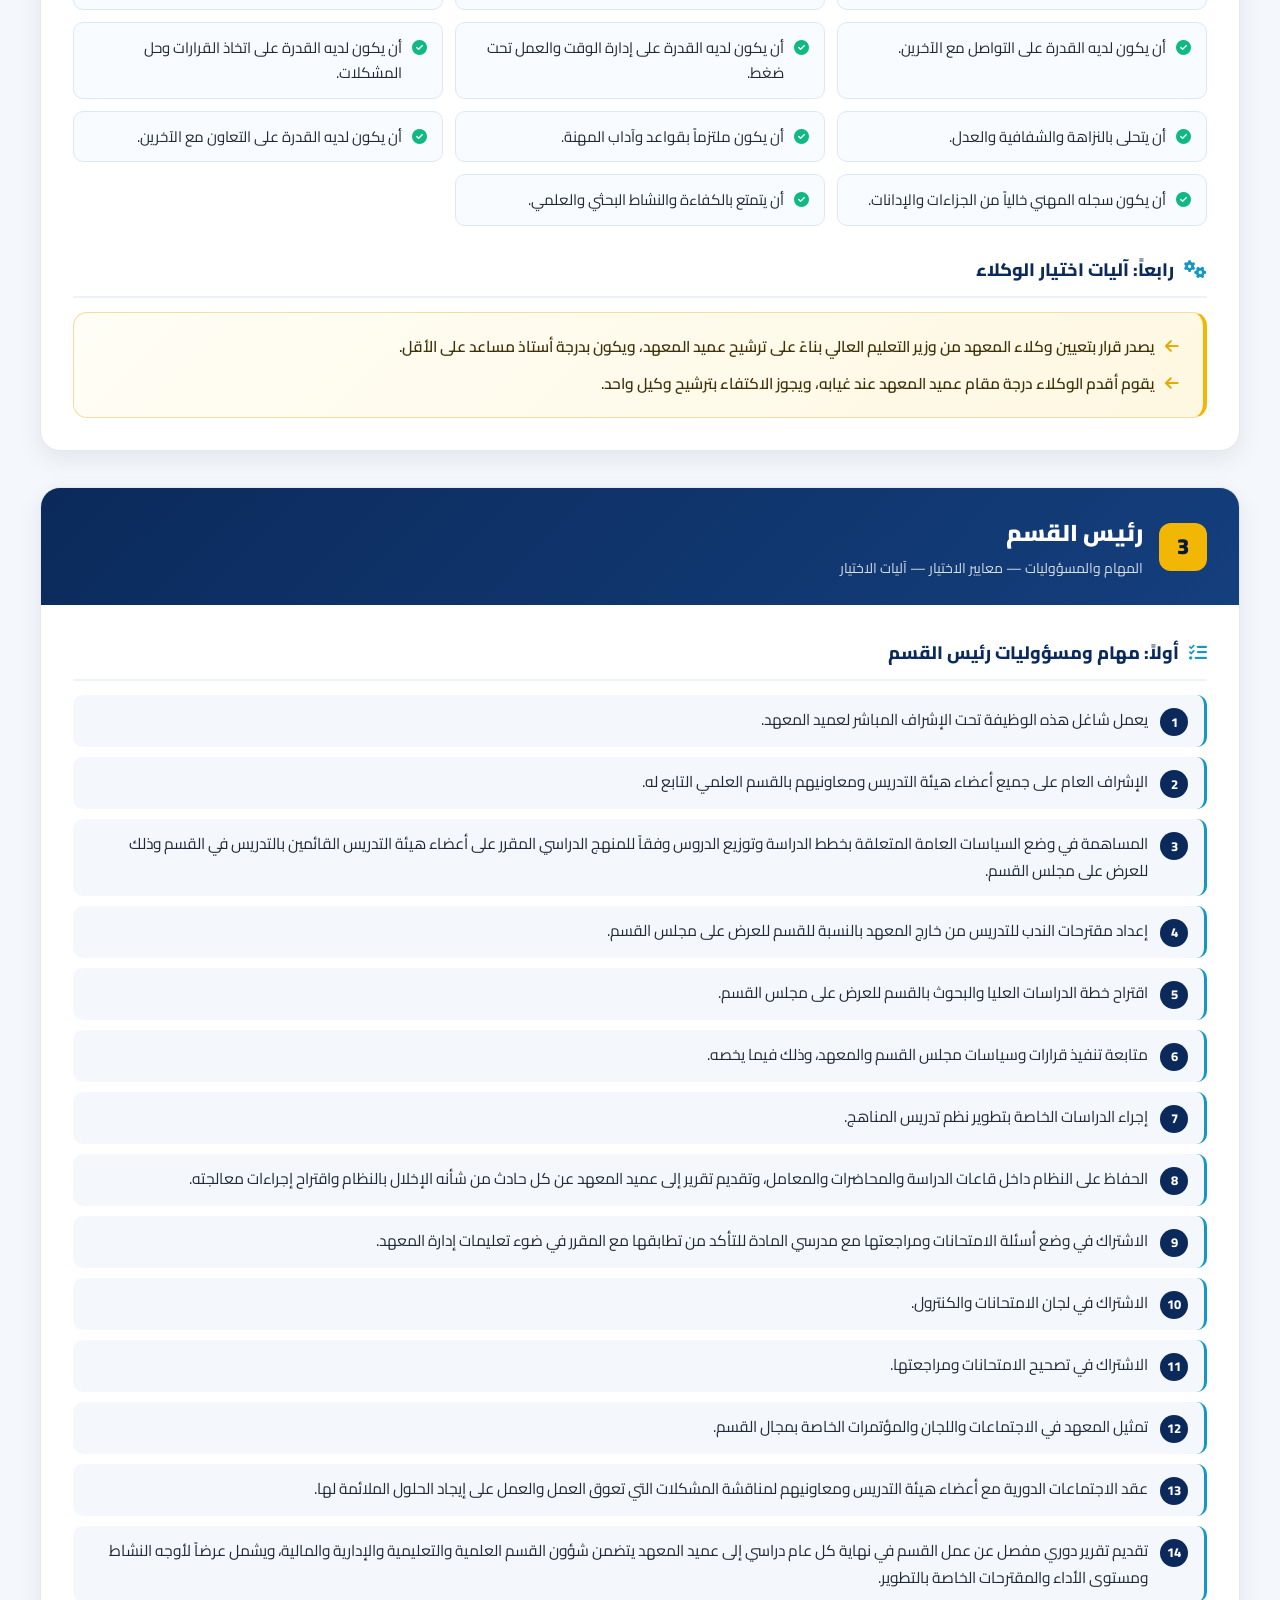
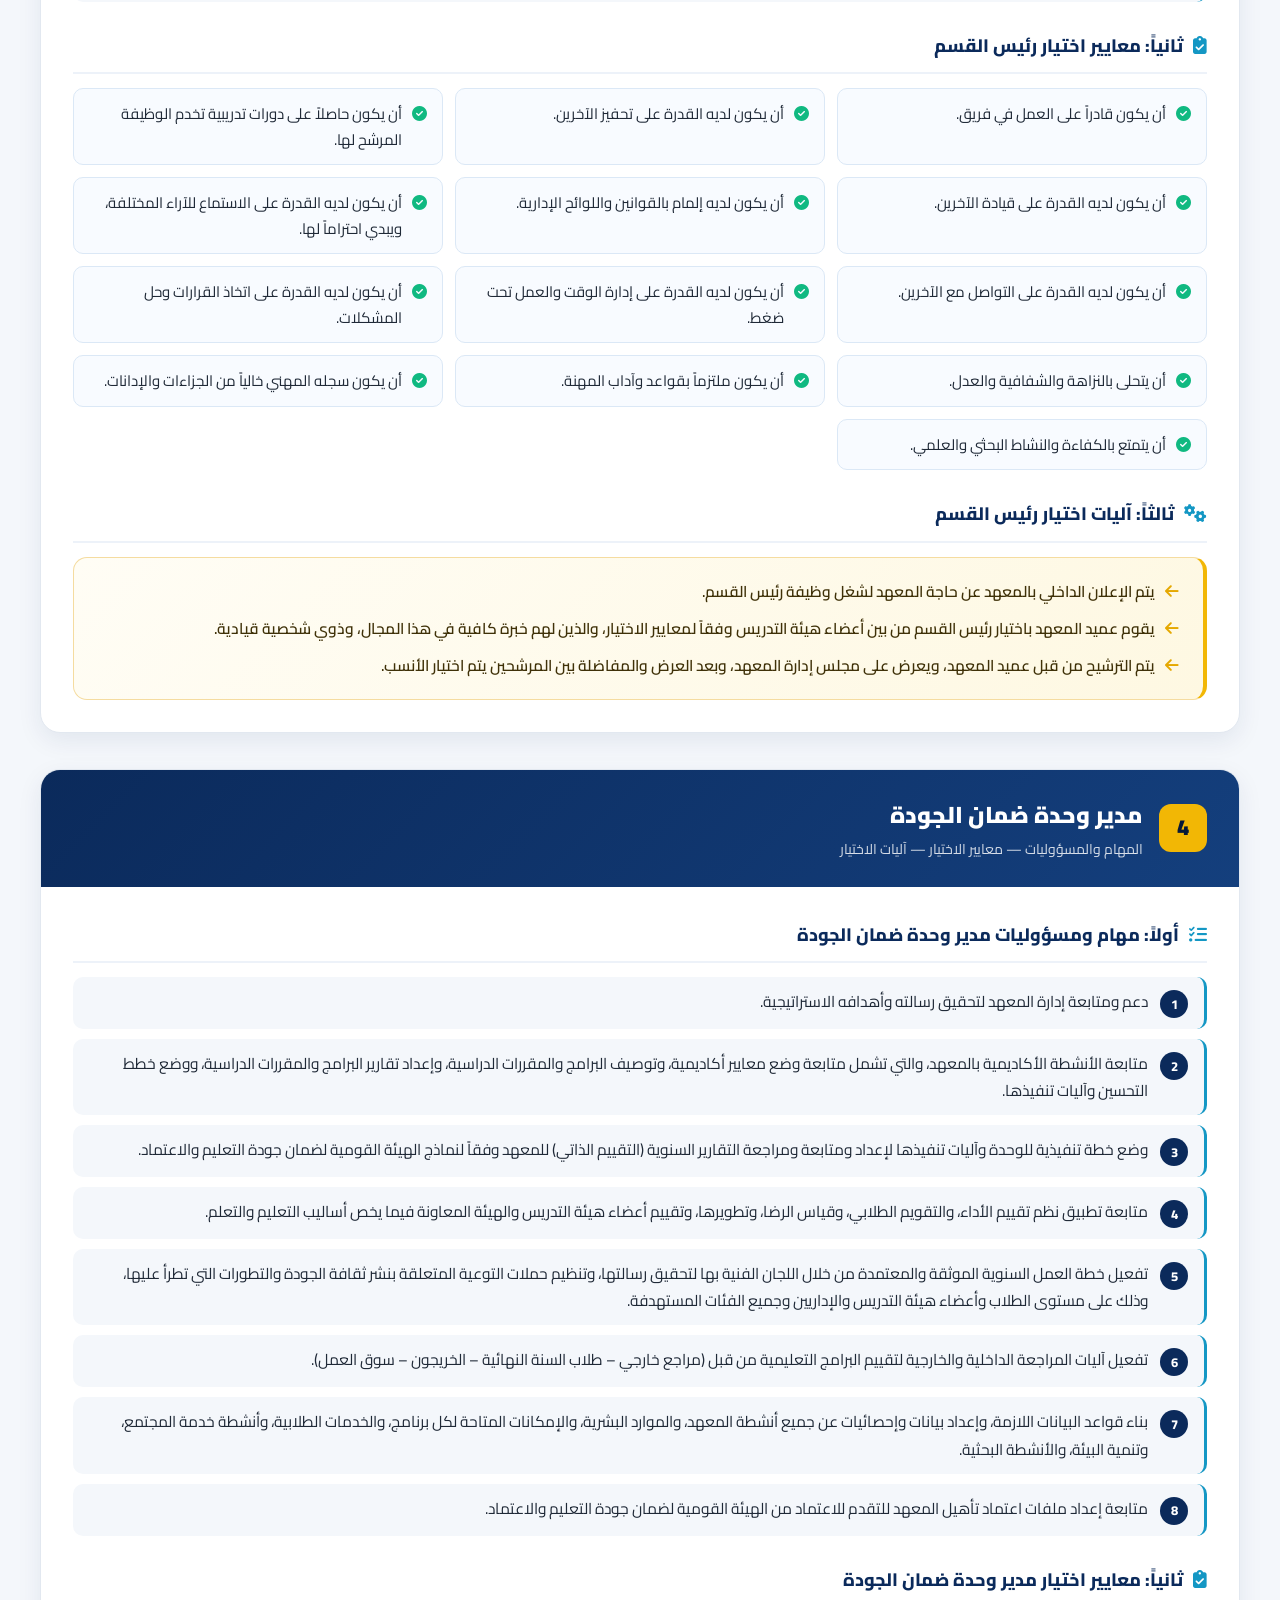
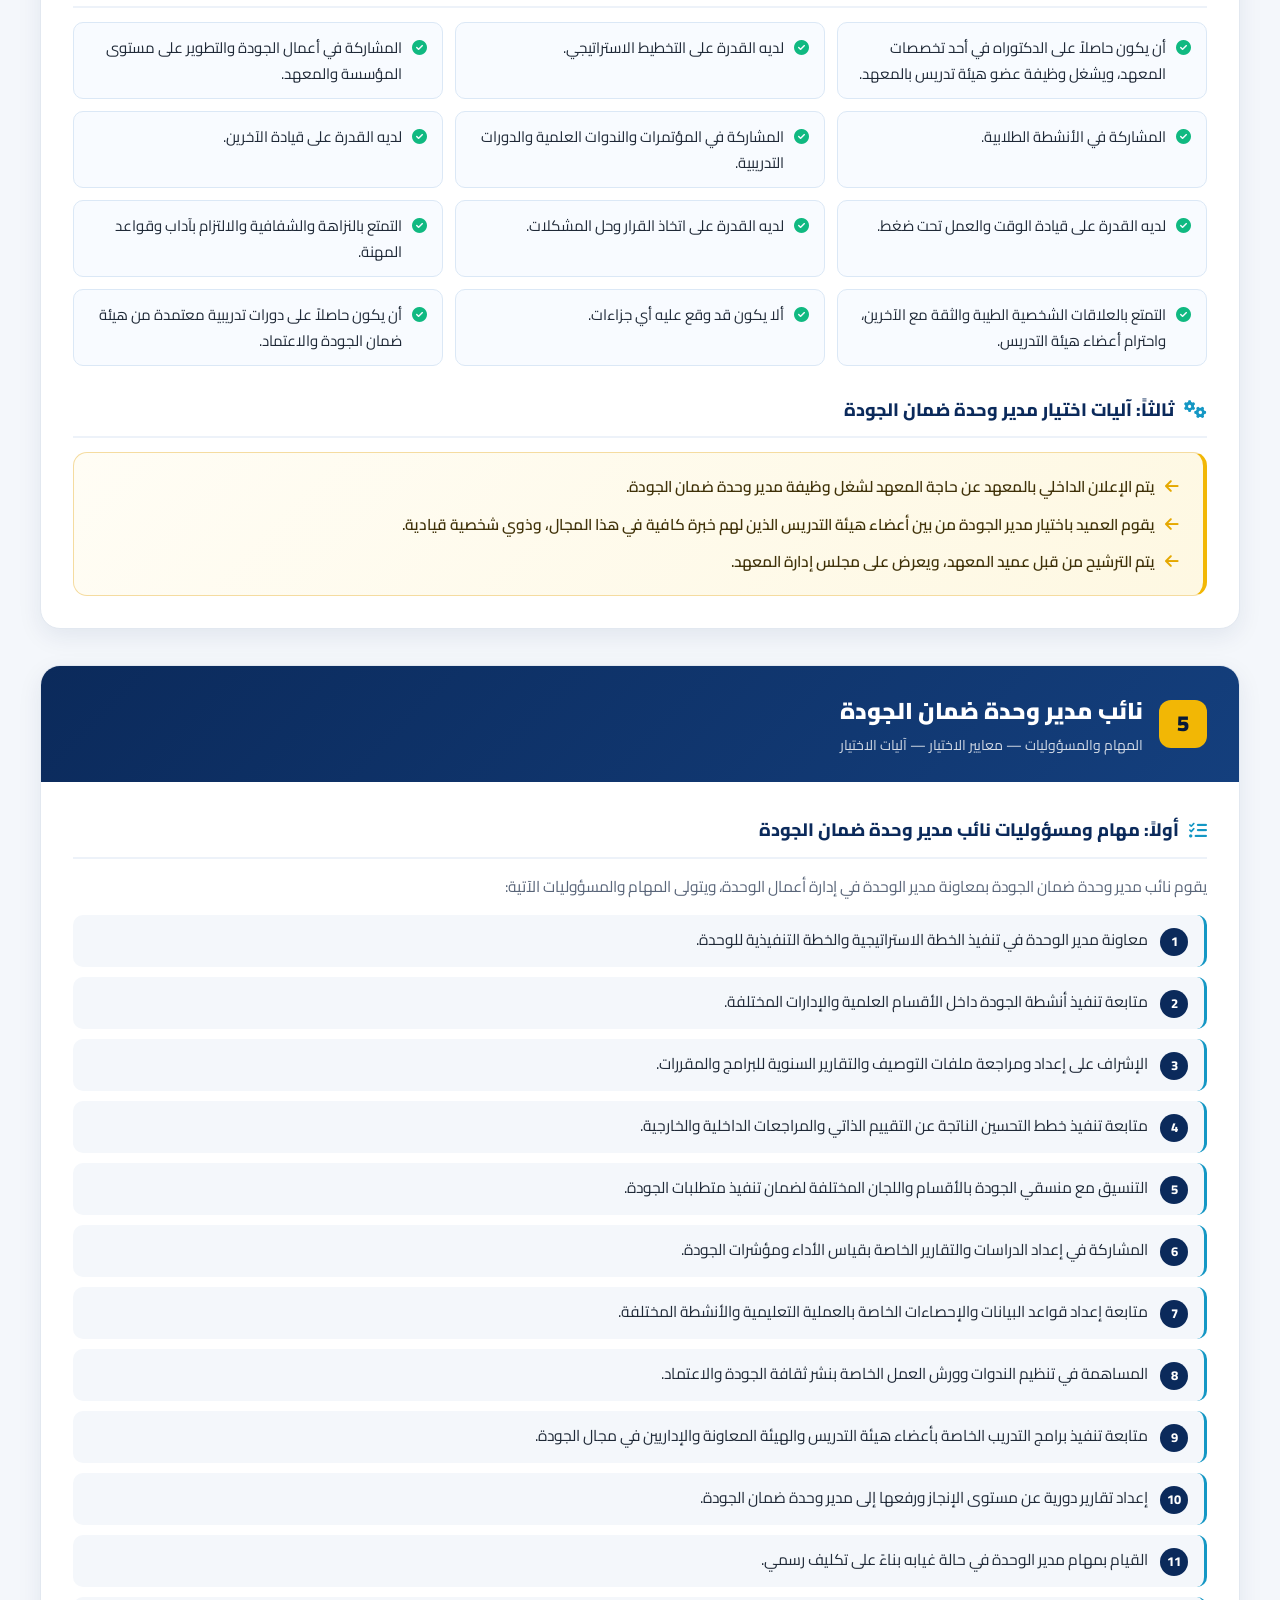
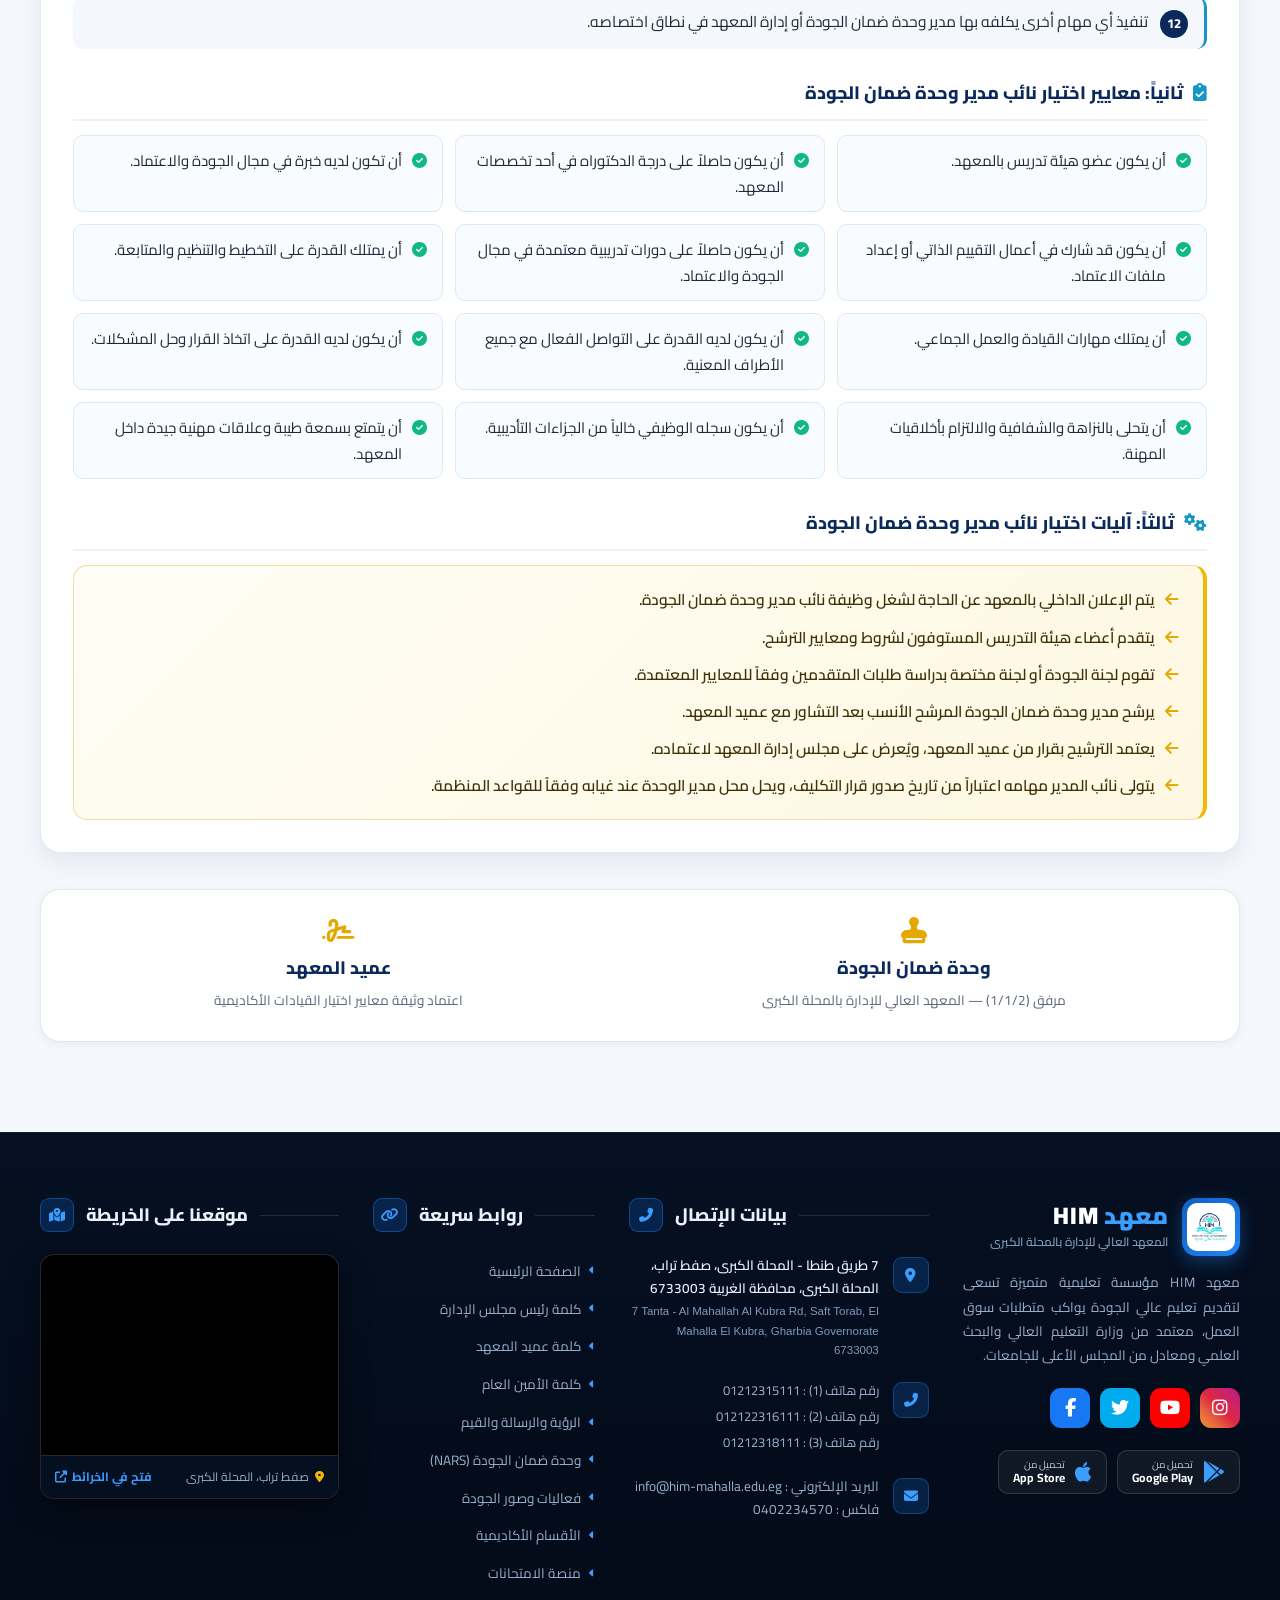
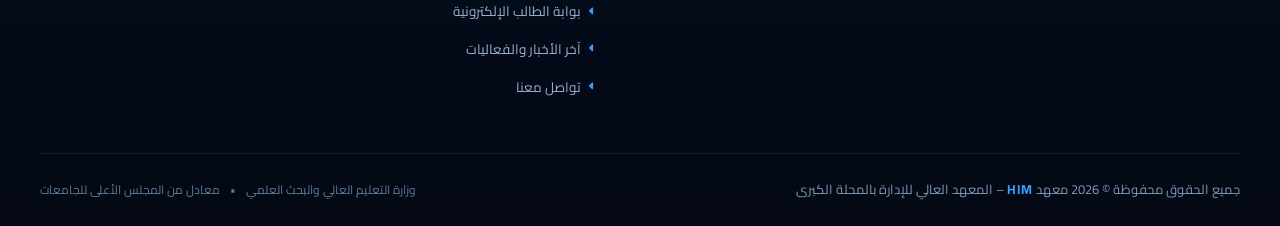
<file: quality-academic-leaders.html>
<!DOCTYPE html>
<html lang="ar" dir="rtl">
<head>
    <meta charset="UTF-8">
    <meta name="viewport" content="width=device-width, initial-scale=1.0">
    <title>معايير اختيار القيادات الأكاديمية | معهد HIM</title>
    <link rel="icon" href="images/logo.jpg" type="image/jpeg">
    <link rel="stylesheet" href="https://fonts.googleapis.com/css2?family=Cairo:wght@400;600;700;800;900&display=swap">
    <link rel="stylesheet" href="https://cdnjs.cloudflare.com/ajax/libs/font-awesome/6.4.0/css/all.min.css">
    <link rel="stylesheet" href="css/style.css">
</head>
<body data-page="quality-academic">
    <div id="site-header"></div>

    <section class="page-hero" style="background-image: url('images/selected/image-491.jpg')">
        <div class="container">
            <nav class="breadcrumb">
                <a href="index.html">الرئيسية</a>
                <i class="fas fa-chevron-left"></i>
                <span>جودة</span>
                <i class="fas fa-chevron-left"></i>
                <span>معايير اختيار القيادات الأكاديمية</span>
            </nav>
            <h1>معايير اختيار القيادات الأكاديمية</h1>
            <p>وثيقة رسمية صادرة عن وحدة ضمان الجودة — معهد <span class="latin">HIM</span></p>
        </div>
    </section>

    <section class="quality-section">
        <div class="container">
            <!-- Official Document Header -->
            <div class="quality-doc-header reveal">
                <div class="quality-doc-top">
                    <div class="quality-doc-org">
                        <img src="images/logo.jpg" alt="معهد HIM">
                        <div class="quality-doc-org-text">
                            <span>وزارة التعليم العالي</span>
                            <strong>المعهد العالي للإدارة بالمحلة الكبرى — وحدة ضمان الجودة</strong>
                        </div>
                    </div>
                    <span class="quality-doc-badge">
                        <i class="fas fa-file-shield"></i> مرفق (1/1/2)
                    </span>
                </div>
                <h2>معايير اختيار القيادات الأكاديمية</h2>
                <p>
                    تهدف عملية وضع معايير لاختيار القيادات الأكاديمية إلى تحري الدقة في اختيار القيادات بما يضمن تحقيق التطوير الداعم والمستمر لرفع كفاءة وفاعلية المعهد، وتحسين جودة مخرجات التعليم والتعلم والقدرة المؤسسية.
                </p>
            </div>

            <!-- Definition & General Framework -->
            <div class="quality-overview-grid reveal">
                <div class="quality-info-card">
                    <h3><i class="fas fa-users-rectangle"></i> تعريف القيادات الأكاديمية</h3>
                    <ul class="quality-bullet-list">
                        <li><i class="fas fa-chevron-left"></i> عميد المعهد.</li>
                        <li><i class="fas fa-chevron-left"></i> وكلاء المعهد.</li>
                        <li><i class="fas fa-chevron-left"></i> رئيس الأقسام العلمية.</li>
                        <li><i class="fas fa-chevron-left"></i> مدير وحدة ضمان الجودة.</li>
                        <li><i class="fas fa-chevron-left"></i> نائب مدير وحدة الجودة.</li>
                    </ul>
                </div>

                <div class="quality-info-card gold-top">
                    <h3><i class="fas fa-compass"></i> الإطار العام لمعايير اختيار القيادات الأكاديمية</h3>
                    <ul class="quality-bullet-list">
                        <li><i class="fas fa-check-circle"></i> القدرات القيادية والإدارية.</li>
                        <li><i class="fas fa-check-circle"></i> الكفاءة والنشاط العلمي.</li>
                        <li><i class="fas fa-check-circle"></i> السجل الوظيفي الذي يشهد له بالنزاهة والالتزام.</li>
                        <li><i class="fas fa-check-circle"></i> المشاركة في الأنشطة والخدمات الطلابية.</li>
                        <li><i class="fas fa-check-circle"></i> التعاون والعلاقة مع الزملاء والرؤساء والمرؤوسين.</li>
                        <li><i class="fas fa-check-circle"></i> المساهمات في مجال الجودة والتطوير المستمر.</li>
                    </ul>
                </div>
            </div>

            <!-- Quick Jump Navigation -->
            <div class="quality-jump-nav reveal">
                <a href="#role-dean" class="quality-jump-link"><i class="fas fa-user-graduate"></i> 1. عميد المعهد</a>
                <a href="#role-vice" class="quality-jump-link"><i class="fas fa-user-tie"></i> 2. وكلاء المعهد</a>
                <a href="#role-head" class="quality-jump-link"><i class="fas fa-sitemap"></i> 3. رئيس القسم</a>
                <a href="#role-qdir" class="quality-jump-link"><i class="fas fa-award"></i> 4. مدير وحدة ضمان الجودة</a>
                <a href="#role-qdep" class="quality-jump-link"><i class="fas fa-user-check"></i> 5. نائب مدير وحدة ضمان الجودة</a>
            </div>

            <!-- 1. Dean of the Institute -->
            <article class="quality-role-card reveal" id="role-dean">
                <div class="quality-role-head">
                    <div class="quality-role-num">1</div>
                    <div>
                        <h3>عميد المعهد</h3>
                        <span>المهام والمسؤوليات — معايير الاختيار — آليات الاختيار</span>
                    </div>
                </div>
                <div class="quality-role-body">
                    <div class="quality-subblock">
                        <h4 class="quality-subblock-title"><i class="fas fa-list-check"></i> أولاً: المهام والمسؤوليات</h4>
                        <p class="quality-subblock-intro">
                            يتولى تصريف أمور المعهد وإدارة شؤونه التعليمية والإدارية والمالية في حدود السياسة التي ترسمها وزارة التعليم العالي ومجلس إدارة المعهد، وفقاً لأحكام القوانين واللوائح والقرارات المتفق عليها، وعلى الأخص:
                        </p>
                        <ol class="quality-numbered-list">
                            <li>الإشراف على متابعة تنفيذ الخطة التعليمية في المعهد.</li>
                            <li>التنسيق بين الأجهزة الفنية والإدارية والأفراد والعاملين بالمعهد.</li>
                            <li>تقديم الاقتراحات بشأن استكمال حاجة المعهد من هيئة التدريس والفنيين والفئات المساعدة.</li>
                            <li>مراقبة سير الدراسة والامتحانات.</li>
                            <li>الإشراف على الأجهزة الإدارية للمعهد ومراقبة أعمالها.</li>
                            <li>تقديم تقرير في نهاية كل عام جامعي عن شؤون التعليم والبحوث وسائر نواحي الأنشطة في المعهد.</li>
                            <li>إعداد تقرير في نهاية كل عام جامعي وتقديمه إلى مجلس الإدارة عن شؤون المعهد العلمية والتعليمية والإدارية والمالية، ويتضمن التقرير عرضاً لأوجه نشاط المعهد ومستوى أداء العمل في شؤون الدراسة والامتحانات ونتائجها، وبيان العقبات التي اعترضت التنفيذ، وعرض المقترحات بالحلول الملائمة، ويعرض هذا التقرير على مجلس إدارة المعهد لإبداء الرأي بشأنه، ثم عرضه على المجلس الأعلى لشؤون المعاهد.</li>
                            <li>عرض كل ما يتعلق باحتياجات المعهد في المجالات المختلفة على مجلس إدارة المعهد.</li>
                        </ol>
                    </div>

                    <div class="quality-subblock">
                        <h4 class="quality-subblock-title"><i class="fas fa-clipboard-check"></i> ثانياً: معايير اختيار العميد</h4>
                        <ul class="quality-criteria-grid">
                            <li><i class="fas fa-check-circle"></i> أن يكون مصري الجنسية.</li>
                            <li><i class="fas fa-check-circle"></i> أن يكون أحد الأساتذة العاملين بالمعهد أو بإحدى الجامعات المصرية.</li>
                            <li><i class="fas fa-check-circle"></i> أن يكون متمتعاً بشخصية مرنة ومتسمة بضبط النفس والحكمة.</li>
                            <li><i class="fas fa-check-circle"></i> أن يكون لديه سجل علمي ووظيفي يشهدان بتميزه والتزامه ونزاهته.</li>
                            <li><i class="fas fa-check-circle"></i> أن يكون له دور بارز في مجال التطوير بوحدة ضمان الجودة والاعتماد.</li>
                            <li><i class="fas fa-check-circle"></i> أن يكون له دور في التواصل مع المجتمع الإداري والخدمة في المجتمع.</li>
                            <li><i class="fas fa-check-circle"></i> لديه خبرة في مجال البحث العلمي والمشروعات البحثية.</li>
                            <li><i class="fas fa-check-circle"></i> لديه خبرة في مجالات أنشطة وخدمة المجتمع وتنمية البيئة.</li>
                            <li><i class="fas fa-check-circle"></i> لديه القدرة على التواصل مع الآخرين والعمل ضمن فريق.</li>
                            <li><i class="fas fa-check-circle"></i> لديه القدرة على إدارة الوقت والعمل تحت ضغط.</li>
                            <li><i class="fas fa-check-circle"></i> لديه القدرة على اتخاذ القرارات وحل المشكلات.</li>
                            <li><i class="fas fa-check-circle"></i> أن يكون محمود السيرة حسن السمعة.</li>
                        </ul>
                    </div>

                    <div class="quality-subblock">
                        <h4 class="quality-subblock-title"><i class="fas fa-gears"></i> ثالثاً: آليات اختيار عميد المعهد</h4>
                        <div class="quality-mechanism-box">
                            <ul>
                                <li><i class="fas fa-arrow-left"></i> تشكيل لجنة من مجلس إدارة الجمعية لاختيار العميد.</li>
                                <li><i class="fas fa-arrow-left"></i> يتم العرض على مجلس إدارة الجمعية للموافقة على المرشح.</li>
                                <li><i class="fas fa-arrow-left"></i> ترسل مستندات تعيين من يقع عليه الاختيار إلى وزارة التعليم العالي لاتخاذ إجراءات استصدار القرار الوزاري.</li>
                            </ul>
                        </div>
                    </div>
                </div>
            </article>

            <!-- 2. Vice Deans -->
            <article class="quality-role-card reveal" id="role-vice">
                <div class="quality-role-head">
                    <div class="quality-role-num">2</div>
                    <div>
                        <h3>وكلاء المعهد</h3>
                        <span>وكيل شؤون التعليم والطلاب — وكيل شؤون المجتمع وتنمية البيئة — معايير وآليات الاختيار</span>
                    </div>
                </div>
                <div class="quality-role-body">
                    <div class="quality-subblock">
                        <h4 class="quality-subblock-title"><i class="fas fa-user-graduate"></i> أولاً: مهام ومسؤوليات وكيل المعهد لشؤون التعليم والطلاب</h4>
                        <p class="quality-subblock-intro">يقوم الوكيل بمعاونة عميد المعهد في إدارة شؤون المعهد، ومهامه الوظيفية تكون على النحو التالي:</p>
                        <ol class="quality-numbered-list">
                            <li>تصريف شؤون الطلاب في المعهد.</li>
                            <li>الإشراف على متابعة تدريس المقررات.</li>
                            <li>الإشراف على مهام المرشد الأكاديمي العام.</li>
                            <li>الإشراف على إدارة شؤون التعليم والطلاب.</li>
                            <li>الإشراف على إدارة رعاية الشباب.</li>
                            <li>العمل على توعية الطلاب بأنظمة ولوائح المعهد وقواعده التنفيذية.</li>
                            <li>وضع الإجراءات اللازمة لضبط حضور الطلاب ومتابعة انتظامهم.</li>
                            <li>دراسة تظلم الطلاب ومشكلاتهم واقتراح الحلول الملائمة لها والتنسيق في ذلك مع الجهات ذات العلاقة في المعهد.</li>
                            <li>العمل على رفع كفاءة العملية التعليمية في شؤون الطلاب بالمعهد، وإعداد تقرير شامل عن شؤون الطلاب بالمعهد ورفعه للعميد، والعمل على تنفيذ ما يفوضه به مجلس إدارة المعهد أو العميد من مهام.</li>
                            <li>اعتماد نتائج الامتحانات وفقاً للأنظمة والسياسات الموضوعة.</li>
                        </ol>
                    </div>

                    <div class="quality-subblock">
                        <h4 class="quality-subblock-title"><i class="fas fa-seedling"></i> ثانياً: مهام ومسؤوليات وكيل المعهد لشؤون المجتمع وتنمية البيئة</h4>
                        <p class="quality-subblock-intro">يقوم الوكيل بمعاونة عميد المعهد في إدارة شؤون المعهد، ومهامه الوظيفية تكون على النحو التالي:</p>
                        <ol class="quality-numbered-list">
                            <li>التنسيق الكامل مع مسؤولي إدارة أمناء المباني وخاصة في الاحتفالات والمؤتمرات.</li>
                            <li>الإشراف على كل ما يخص شؤون البيئة وخدمة المجتمع.</li>
                            <li>الإشراف على وحدة التدريب والخريجين وتأهيلهم لسوق العمل.</li>
                            <li>الإشراف على إدارة السلامة والصحة المهنية.</li>
                            <li>الإشراف على لجنة الأزمات والكوارث.</li>
                            <li>الإشراف على شؤون البيئة داخل المؤسسة والمساهمة في تحسين البيئة في المجتمع المحيط.</li>
                            <li>ربط نتائج الأبحاث العلمية بخدمة المجتمع.</li>
                            <li>الإشراف على وسائل الأمن المعملي بالمعهد والتخلص من النفايات الضارة.</li>
                            <li>الإشراف على الوحدات ذات الطابع الخاص.</li>
                            <li>القيام بتقديم تقرير دوري مفصل في نهاية كل عام دراسي إلى عميد المعهد، ويتضمن التقرير عرضاً لأوجه النشاط ومستوى أداء العمل والعقبات التي اعترضت التنفيذ، وعرض المقترحات بالحلول الملائمة، ويعرض هذا التقرير على عميد المعهد لعرضه على مجلس إدارة المعهد.</li>
                        </ol>
                    </div>

                    <div class="quality-subblock">
                        <h4 class="quality-subblock-title"><i class="fas fa-clipboard-check"></i> ثالثاً: معايير اختيار الوكلاء</h4>
                        <ul class="quality-criteria-grid">
                            <li><i class="fas fa-check-circle"></i> أن يكون قادراً على العمل في فريق.</li>
                            <li><i class="fas fa-check-circle"></i> أن يكون لديه القدرة على تحفيز الآخرين.</li>
                            <li><i class="fas fa-check-circle"></i> أن يكون حاصلاً على دورات تدريبية تخدم الوظيفة المرشح لها.</li>
                            <li><i class="fas fa-check-circle"></i> أن يكون لديه القدرة على قيادة الآخرين.</li>
                            <li><i class="fas fa-check-circle"></i> أن يكون لديه إلمام بالقوانين واللوائح الإدارية.</li>
                            <li><i class="fas fa-check-circle"></i> أن يكون لديه القدرة على الاستماع للآراء المختلفة ويبدي احتراماً لها.</li>
                            <li><i class="fas fa-check-circle"></i> أن يكون لديه القدرة على التواصل مع الآخرين.</li>
                            <li><i class="fas fa-check-circle"></i> أن يكون لديه القدرة على إدارة الوقت والعمل تحت ضغط.</li>
                            <li><i class="fas fa-check-circle"></i> أن يكون لديه القدرة على اتخاذ القرارات وحل المشكلات.</li>
                            <li><i class="fas fa-check-circle"></i> أن يتحلى بالنزاهة والشفافية والعدل.</li>
                            <li><i class="fas fa-check-circle"></i> أن يكون ملتزماً بقواعد وآداب المهنة.</li>
                            <li><i class="fas fa-check-circle"></i> أن يكون لديه القدرة على التعاون مع الآخرين.</li>
                            <li><i class="fas fa-check-circle"></i> أن يكون سجله المهني خالياً من الجزاءات والإدانات.</li>
                            <li><i class="fas fa-check-circle"></i> أن يتمتع بالكفاءة والنشاط البحثي والعلمي.</li>
                        </ul>
                    </div>

                    <div class="quality-subblock">
                        <h4 class="quality-subblock-title"><i class="fas fa-gears"></i> رابعاً: آليات اختيار الوكلاء</h4>
                        <div class="quality-mechanism-box">
                            <ul>
                                <li><i class="fas fa-arrow-left"></i> يصدر قرار بتعيين وكلاء المعهد من وزير التعليم العالي بناءً على ترشيح عميد المعهد، ويكون بدرجة أستاذ مساعد على الأقل.</li>
                                <li><i class="fas fa-arrow-left"></i> يقوم أقدم الوكلاء درجة مقام عميد المعهد عند غيابه، ويجوز الاكتفاء بترشيح وكيل واحد.</li>
                            </ul>
                        </div>
                    </div>
                </div>
            </article>

            <!-- 3. Head of Department -->
            <article class="quality-role-card reveal" id="role-head">
                <div class="quality-role-head">
                    <div class="quality-role-num">3</div>
                    <div>
                        <h3>رئيس القسم</h3>
                        <span>المهام والمسؤوليات — معايير الاختيار — آليات الاختيار</span>
                    </div>
                </div>
                <div class="quality-role-body">
                    <div class="quality-subblock">
                        <h4 class="quality-subblock-title"><i class="fas fa-list-check"></i> أولاً: مهام ومسؤوليات رئيس القسم</h4>
                        <ol class="quality-numbered-list">
                            <li>يعمل شاغل هذه الوظيفة تحت الإشراف المباشر لعميد المعهد.</li>
                            <li>الإشراف العام على جميع أعضاء هيئة التدريس ومعاونيهم بالقسم العلمي التابع له.</li>
                            <li>المساهمة في وضع السياسات العامة المتعلقة بخطط الدراسة وتوزيع الدروس وفقاً للمنهج الدراسي المقرر على أعضاء هيئة التدريس القائمين بالتدريس في القسم وذلك للعرض على مجلس القسم.</li>
                            <li>إعداد مقترحات الندب للتدريس من خارج المعهد بالنسبة للقسم للعرض على مجلس القسم.</li>
                            <li>اقتراح خطة الدراسات العليا والبحوث بالقسم للعرض على مجلس القسم.</li>
                            <li>متابعة تنفيذ قرارات وسياسات مجلس القسم والمعهد، وذلك فيما يخصه.</li>
                            <li>إجراء الدراسات الخاصة بتطوير نظم تدريس المناهج.</li>
                            <li>الحفاظ على النظام داخل قاعات الدراسة والمحاضرات والمعامل، وتقديم تقرير إلى عميد المعهد عن كل حادث من شأنه الإخلال بالنظام واقتراح إجراءات معالجته.</li>
                            <li>الاشتراك في وضع أسئلة الامتحانات ومراجعتها مع مدرسي المادة للتأكد من تطابقها مع المقرر في ضوء تعليمات إدارة المعهد.</li>
                            <li>الاشتراك في لجان الامتحانات والكنترول.</li>
                            <li>الاشتراك في تصحيح الامتحانات ومراجعتها.</li>
                            <li>تمثيل المعهد في الاجتماعات واللجان والمؤتمرات الخاصة بمجال القسم.</li>
                            <li>عقد الاجتماعات الدورية مع أعضاء هيئة التدريس ومعاونيهم لمناقشة المشكلات التي تعوق العمل والعمل على إيجاد الحلول الملائمة لها.</li>
                            <li>تقديم تقرير دوري مفصل عن عمل القسم في نهاية كل عام دراسي إلى عميد المعهد يتضمن شؤون القسم العلمية والتعليمية والإدارية والمالية، ويشمل عرضاً لأوجه النشاط ومستوى الأداء والمقترحات الخاصة بالتطوير.</li>
                        </ol>
                    </div>

                    <div class="quality-subblock">
                        <h4 class="quality-subblock-title"><i class="fas fa-clipboard-check"></i> ثانياً: معايير اختيار رئيس القسم</h4>
                        <ul class="quality-criteria-grid">
                            <li><i class="fas fa-check-circle"></i> أن يكون قادراً على العمل في فريق.</li>
                            <li><i class="fas fa-check-circle"></i> أن يكون لديه القدرة على تحفيز الآخرين.</li>
                            <li><i class="fas fa-check-circle"></i> أن يكون حاصلاً على دورات تدريبية تخدم الوظيفة المرشح لها.</li>
                            <li><i class="fas fa-check-circle"></i> أن يكون لديه القدرة على قيادة الآخرين.</li>
                            <li><i class="fas fa-check-circle"></i> أن يكون لديه إلمام بالقوانين واللوائح الإدارية.</li>
                            <li><i class="fas fa-check-circle"></i> أن يكون لديه القدرة على الاستماع للآراء المختلفة، ويبدي احتراماً لها.</li>
                            <li><i class="fas fa-check-circle"></i> أن يكون لديه القدرة على التواصل مع الآخرين.</li>
                            <li><i class="fas fa-check-circle"></i> أن يكون لديه القدرة على إدارة الوقت والعمل تحت ضغط.</li>
                            <li><i class="fas fa-check-circle"></i> أن يكون لديه القدرة على اتخاذ القرارات وحل المشكلات.</li>
                            <li><i class="fas fa-check-circle"></i> أن يتحلى بالنزاهة والشفافية والعدل.</li>
                            <li><i class="fas fa-check-circle"></i> أن يكون ملتزماً بقواعد وآداب المهنة.</li>
                            <li><i class="fas fa-check-circle"></i> أن يكون سجله المهني خالياً من الجزاءات والإدانات.</li>
                            <li><i class="fas fa-check-circle"></i> أن يتمتع بالكفاءة والنشاط البحثي والعلمي.</li>
                        </ul>
                    </div>

                    <div class="quality-subblock">
                        <h4 class="quality-subblock-title"><i class="fas fa-gears"></i> ثالثاً: آليات اختيار رئيس القسم</h4>
                        <div class="quality-mechanism-box">
                            <ul>
                                <li><i class="fas fa-arrow-left"></i> يتم الإعلان الداخلي بالمعهد عن حاجة المعهد لشغل وظيفة رئيس القسم.</li>
                                <li><i class="fas fa-arrow-left"></i> يقوم عميد المعهد باختيار رئيس القسم من بين أعضاء هيئة التدريس وفقاً لمعايير الاختيار، والذين لهم خبرة كافية في هذا المجال، وذوي شخصية قيادية.</li>
                                <li><i class="fas fa-arrow-left"></i> يتم الترشيح من قبل عميد المعهد، ويعرض على مجلس إدارة المعهد، وبعد العرض والمفاضلة بين المرشحين يتم اختيار الأنسب.</li>
                            </ul>
                        </div>
                    </div>
                </div>
            </article>

            <!-- 4. Director of Quality Assurance Unit -->
            <article class="quality-role-card reveal" id="role-qdir">
                <div class="quality-role-head">
                    <div class="quality-role-num">4</div>
                    <div>
                        <h3>مدير وحدة ضمان الجودة</h3>
                        <span>المهام والمسؤوليات — معايير الاختيار — آليات الاختيار</span>
                    </div>
                </div>
                <div class="quality-role-body">
                    <div class="quality-subblock">
                        <h4 class="quality-subblock-title"><i class="fas fa-list-check"></i> أولاً: مهام ومسؤوليات مدير وحدة ضمان الجودة</h4>
                        <ol class="quality-numbered-list">
                            <li>دعم ومتابعة إدارة المعهد لتحقيق رسالته وأهدافه الاستراتيجية.</li>
                            <li>متابعة الأنشطة الأكاديمية بالمعهد، والتي تشمل متابعة وضع معايير أكاديمية، وتوصيف البرامج والمقررات الدراسية، وإعداد تقارير البرامج والمقررات الدراسية، ووضع خطط التحسين وآليات تنفيذها.</li>
                            <li>وضع خطة تنفيذية للوحدة وآليات تنفيذها لإعداد ومتابعة ومراجعة التقارير السنوية (التقييم الذاتي) للمعهد وفقاً لنماذج الهيئة القومية لضمان جودة التعليم والاعتماد.</li>
                            <li>متابعة تطبيق نظم تقييم الأداء، والتقويم الطلابي، وقياس الرضا، وتطويرها، وتقييم أعضاء هيئة التدريس والهيئة المعاونة فيما يخص أساليب التعليم والتعلم.</li>
                            <li>تفعيل خطة العمل السنوية الموثقة والمعتمدة من خلال اللجان الفنية بها لتحقيق رسالتها، وتنظيم حملات التوعية المتعلقة بنشر ثقافة الجودة والتطورات التي تطرأ عليها، وذلك على مستوى الطلاب وأعضاء هيئة التدريس والإداريين وجميع الفئات المستهدفة.</li>
                            <li>تفعيل آليات المراجعة الداخلية والخارجية لتقييم البرامج التعليمية من قبل (مراجع خارجي – طلاب السنة النهائية – الخريجون – سوق العمل).</li>
                            <li>بناء قواعد البيانات اللازمة، وإعداد بيانات وإحصائيات عن جميع أنشطة المعهد، والموارد البشرية، والإمكانات المتاحة لكل برنامج، والخدمات الطلابية، وأنشطة خدمة المجتمع، وتنمية البيئة، والأنشطة البحثية.</li>
                            <li>متابعة إعداد ملفات اعتماد تأهيل المعهد للتقدم للاعتماد من الهيئة القومية لضمان جودة التعليم والاعتماد.</li>
                        </ol>
                    </div>

                    <div class="quality-subblock">
                        <h4 class="quality-subblock-title"><i class="fas fa-clipboard-check"></i> ثانياً: معايير اختيار مدير وحدة ضمان الجودة</h4>
                        <ul class="quality-criteria-grid">
                            <li><i class="fas fa-check-circle"></i> أن يكون حاصلاً على الدكتوراه في أحد تخصصات المعهد، ويشغل وظيفة عضو هيئة تدريس بالمعهد.</li>
                            <li><i class="fas fa-check-circle"></i> لديه القدرة على التخطيط الاستراتيجي.</li>
                            <li><i class="fas fa-check-circle"></i> المشاركة في أعمال الجودة والتطوير على مستوى المؤسسة والمعهد.</li>
                            <li><i class="fas fa-check-circle"></i> المشاركة في الأنشطة الطلابية.</li>
                            <li><i class="fas fa-check-circle"></i> المشاركة في المؤتمرات والندوات العلمية والدورات التدريبية.</li>
                            <li><i class="fas fa-check-circle"></i> لديه القدرة على قيادة الآخرين.</li>
                            <li><i class="fas fa-check-circle"></i> لديه القدرة على قيادة الوقت والعمل تحت ضغط.</li>
                            <li><i class="fas fa-check-circle"></i> لديه القدرة على اتخاذ القرار وحل المشكلات.</li>
                            <li><i class="fas fa-check-circle"></i> التمتع بالنزاهة والشفافية والالتزام بآداب وقواعد المهنة.</li>
                            <li><i class="fas fa-check-circle"></i> التمتع بالعلاقات الشخصية الطيبة والثقة مع الآخرين، واحترام أعضاء هيئة التدريس.</li>
                            <li><i class="fas fa-check-circle"></i> ألا يكون قد وقع عليه أي جزاءات.</li>
                            <li><i class="fas fa-check-circle"></i> أن يكون حاصلاً على دورات تدريبية معتمدة من هيئة ضمان الجودة والاعتماد.</li>
                        </ul>
                    </div>

                    <div class="quality-subblock">
                        <h4 class="quality-subblock-title"><i class="fas fa-gears"></i> ثالثاً: آليات اختيار مدير وحدة ضمان الجودة</h4>
                        <div class="quality-mechanism-box">
                            <ul>
                                <li><i class="fas fa-arrow-left"></i> يتم الإعلان الداخلي بالمعهد عن حاجة المعهد لشغل وظيفة مدير وحدة ضمان الجودة.</li>
                                <li><i class="fas fa-arrow-left"></i> يقوم العميد باختيار مدير الجودة من بين أعضاء هيئة التدريس الذين لهم خبرة كافية في هذا المجال، وذوي شخصية قيادية.</li>
                                <li><i class="fas fa-arrow-left"></i> يتم الترشيح من قبل عميد المعهد، ويعرض على مجلس إدارة المعهد.</li>
                            </ul>
                        </div>
                    </div>
                </div>
            </article>

            <!-- 5. Deputy Director of Quality Assurance Unit -->
            <article class="quality-role-card reveal" id="role-qdep">
                <div class="quality-role-head">
                    <div class="quality-role-num">5</div>
                    <div>
                        <h3>نائب مدير وحدة ضمان الجودة</h3>
                        <span>المهام والمسؤوليات — معايير الاختيار — آليات الاختيار</span>
                    </div>
                </div>
                <div class="quality-role-body">
                    <div class="quality-subblock">
                        <h4 class="quality-subblock-title"><i class="fas fa-list-check"></i> أولاً: مهام ومسؤوليات نائب مدير وحدة ضمان الجودة</h4>
                        <p class="quality-subblock-intro">يقوم نائب مدير وحدة ضمان الجودة بمعاونة مدير الوحدة في إدارة أعمال الوحدة، ويتولى المهام والمسؤوليات الآتية:</p>
                        <ol class="quality-numbered-list">
                            <li>معاونة مدير الوحدة في تنفيذ الخطة الاستراتيجية والخطة التنفيذية للوحدة.</li>
                            <li>متابعة تنفيذ أنشطة الجودة داخل الأقسام العلمية والإدارات المختلفة.</li>
                            <li>الإشراف على إعداد ومراجعة ملفات التوصيف والتقارير السنوية للبرامج والمقررات.</li>
                            <li>متابعة تنفيذ خطط التحسين الناتجة عن التقييم الذاتي والمراجعات الداخلية والخارجية.</li>
                            <li>التنسيق مع منسقي الجودة بالأقسام واللجان المختلفة لضمان تنفيذ متطلبات الجودة.</li>
                            <li>المشاركة في إعداد الدراسات والتقارير الخاصة بقياس الأداء ومؤشرات الجودة.</li>
                            <li>متابعة إعداد قواعد البيانات والإحصاءات الخاصة بالعملية التعليمية والأنشطة المختلفة.</li>
                            <li>المساهمة في تنظيم الندوات وورش العمل الخاصة بنشر ثقافة الجودة والاعتماد.</li>
                            <li>متابعة تنفيذ برامج التدريب الخاصة بأعضاء هيئة التدريس والهيئة المعاونة والإداريين في مجال الجودة.</li>
                            <li>إعداد تقارير دورية عن مستوى الإنجاز ورفعها إلى مدير وحدة ضمان الجودة.</li>
                            <li>القيام بمهام مدير الوحدة في حالة غيابه بناءً على تكليف رسمي.</li>
                            <li>تنفيذ أي مهام أخرى يكلفه بها مدير وحدة ضمان الجودة أو إدارة المعهد في نطاق اختصاصه.</li>
                        </ol>
                    </div>

                    <div class="quality-subblock">
                        <h4 class="quality-subblock-title"><i class="fas fa-clipboard-check"></i> ثانياً: معايير اختيار نائب مدير وحدة ضمان الجودة</h4>
                        <ul class="quality-criteria-grid">
                            <li><i class="fas fa-check-circle"></i> أن يكون عضو هيئة تدريس بالمعهد.</li>
                            <li><i class="fas fa-check-circle"></i> أن يكون حاصلاً على درجة الدكتوراه في أحد تخصصات المعهد.</li>
                            <li><i class="fas fa-check-circle"></i> أن تكون لديه خبرة في مجال الجودة والاعتماد.</li>
                            <li><i class="fas fa-check-circle"></i> أن يكون قد شارك في أعمال التقييم الذاتي أو إعداد ملفات الاعتماد.</li>
                            <li><i class="fas fa-check-circle"></i> أن يكون حاصلاً على دورات تدريبية معتمدة في مجال الجودة والاعتماد.</li>
                            <li><i class="fas fa-check-circle"></i> أن يمتلك القدرة على التخطيط والتنظيم والمتابعة.</li>
                            <li><i class="fas fa-check-circle"></i> أن يمتلك مهارات القيادة والعمل الجماعي.</li>
                            <li><i class="fas fa-check-circle"></i> أن يكون لديه القدرة على التواصل الفعال مع جميع الأطراف المعنية.</li>
                            <li><i class="fas fa-check-circle"></i> أن يكون لديه القدرة على اتخاذ القرار وحل المشكلات.</li>
                            <li><i class="fas fa-check-circle"></i> أن يتحلى بالنزاهة والشفافية والالتزام بأخلاقيات المهنة.</li>
                            <li><i class="fas fa-check-circle"></i> أن يكون سجله الوظيفي خالياً من الجزاءات التأديبية.</li>
                            <li><i class="fas fa-check-circle"></i> أن يتمتع بسمعة طيبة وعلاقات مهنية جيدة داخل المعهد.</li>
                        </ul>
                    </div>

                    <div class="quality-subblock">
                        <h4 class="quality-subblock-title"><i class="fas fa-gears"></i> ثالثاً: آليات اختيار نائب مدير وحدة ضمان الجودة</h4>
                        <div class="quality-mechanism-box">
                            <ul>
                                <li><i class="fas fa-arrow-left"></i> يتم الإعلان الداخلي بالمعهد عن الحاجة لشغل وظيفة نائب مدير وحدة ضمان الجودة.</li>
                                <li><i class="fas fa-arrow-left"></i> يتقدم أعضاء هيئة التدريس المستوفون لشروط ومعايير الترشح.</li>
                                <li><i class="fas fa-arrow-left"></i> تقوم لجنة الجودة أو لجنة مختصة بدراسة طلبات المتقدمين وفقاً للمعايير المعتمدة.</li>
                                <li><i class="fas fa-arrow-left"></i> يرشح مدير وحدة ضمان الجودة المرشح الأنسب بعد التشاور مع عميد المعهد.</li>
                                <li><i class="fas fa-arrow-left"></i> يعتمد الترشيح بقرار من عميد المعهد، ويُعرض على مجلس إدارة المعهد لاعتماده.</li>
                                <li><i class="fas fa-arrow-left"></i> يتولى نائب المدير مهامه اعتباراً من تاريخ صدور قرار التكليف، ويحل محل مدير الوحدة عند غيابه وفقاً للقواعد المنظمة.</li>
                            </ul>
                        </div>
                    </div>
                </div>
            </article>

            <!-- Official Approval Bar -->
            <div class="quality-approval-bar reveal">
                <div class="quality-sign-box">
                    <i class="fas fa-stamp"></i>
                    <strong>وحدة ضمان الجودة</strong>
                    <span>مرفق (1/1/2) — المعهد العالي للإدارة بالمحلة الكبرى</span>
                </div>
                <div class="quality-sign-box">
                    <i class="fas fa-signature"></i>
                    <strong>عميد المعهد</strong>
                    <span>اعتماد وثيقة معايير اختيار القيادات الأكاديمية</span>
                </div>
            </div>
        </div>
    </section>

    <div id="site-footer"></div>

    <script src="js/layout.js"></script>
    <script src="js/script.js"></script>
</body>
</html>
</file>
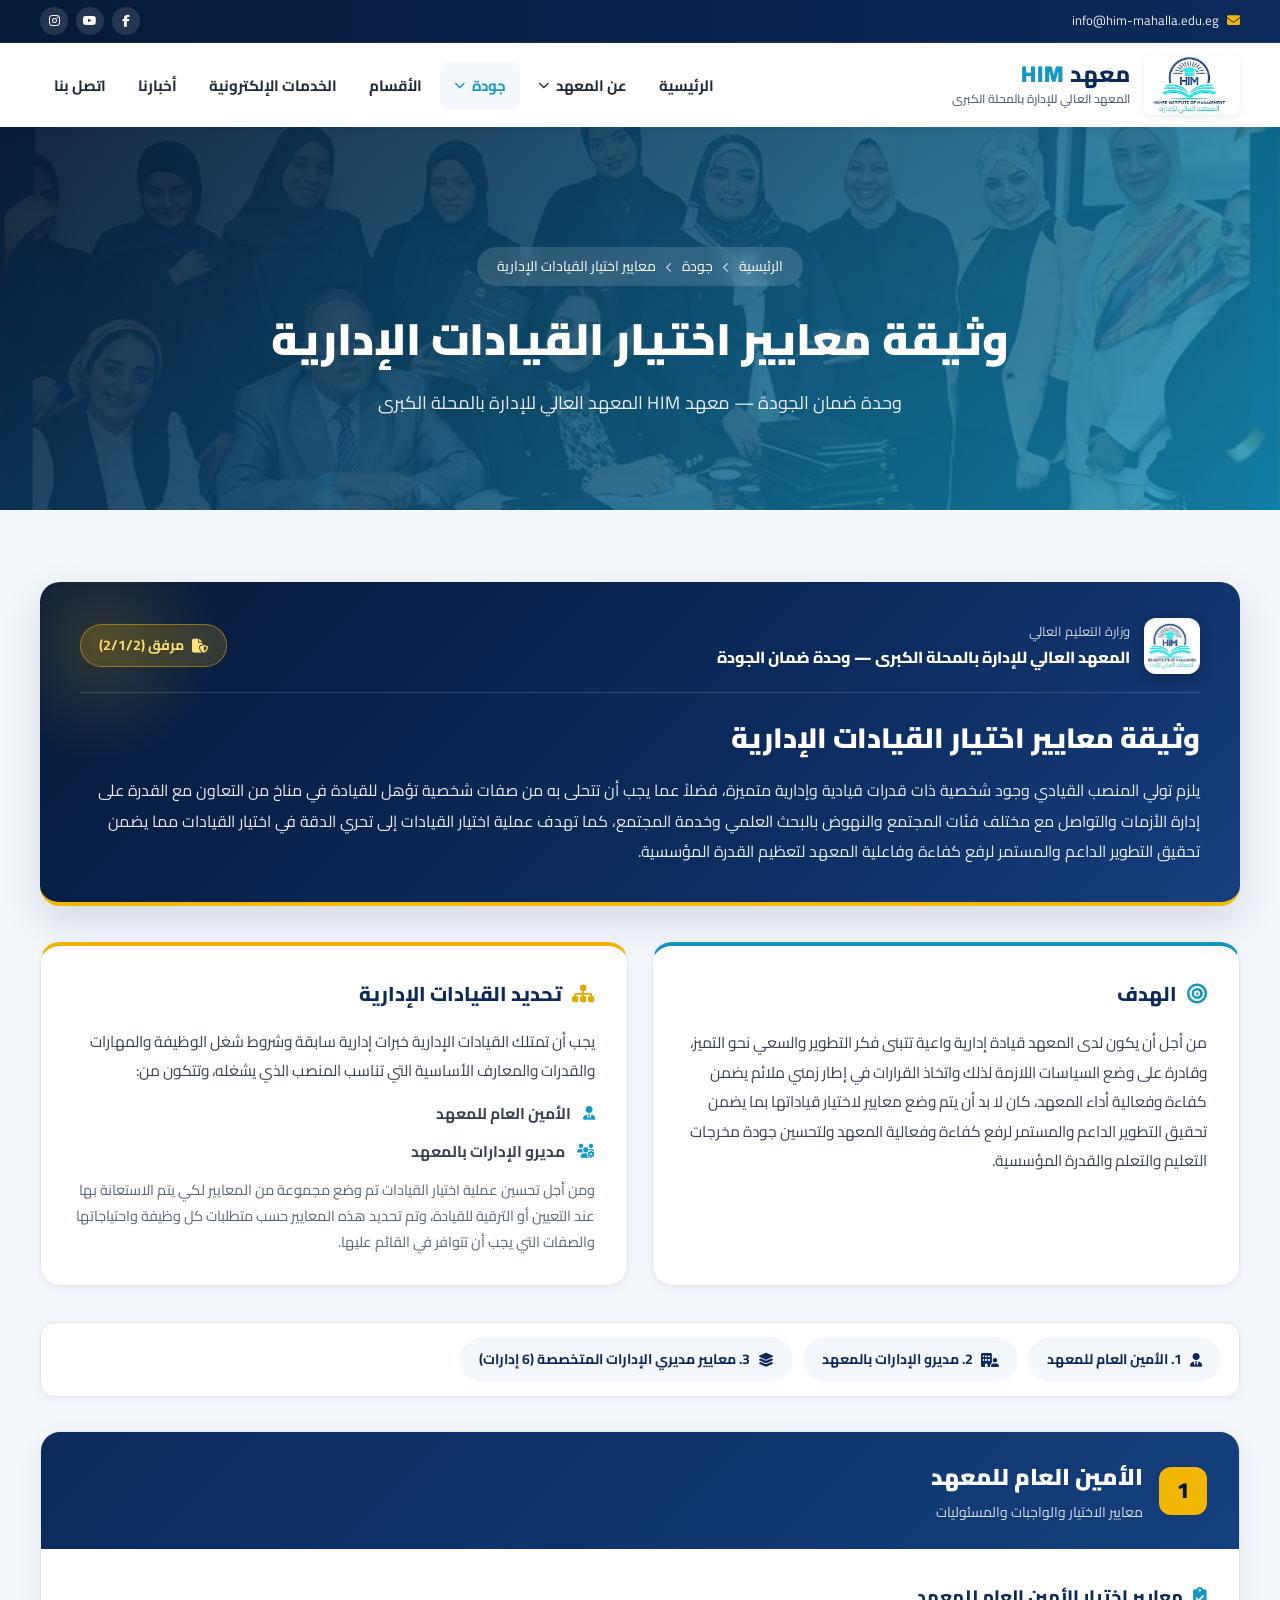
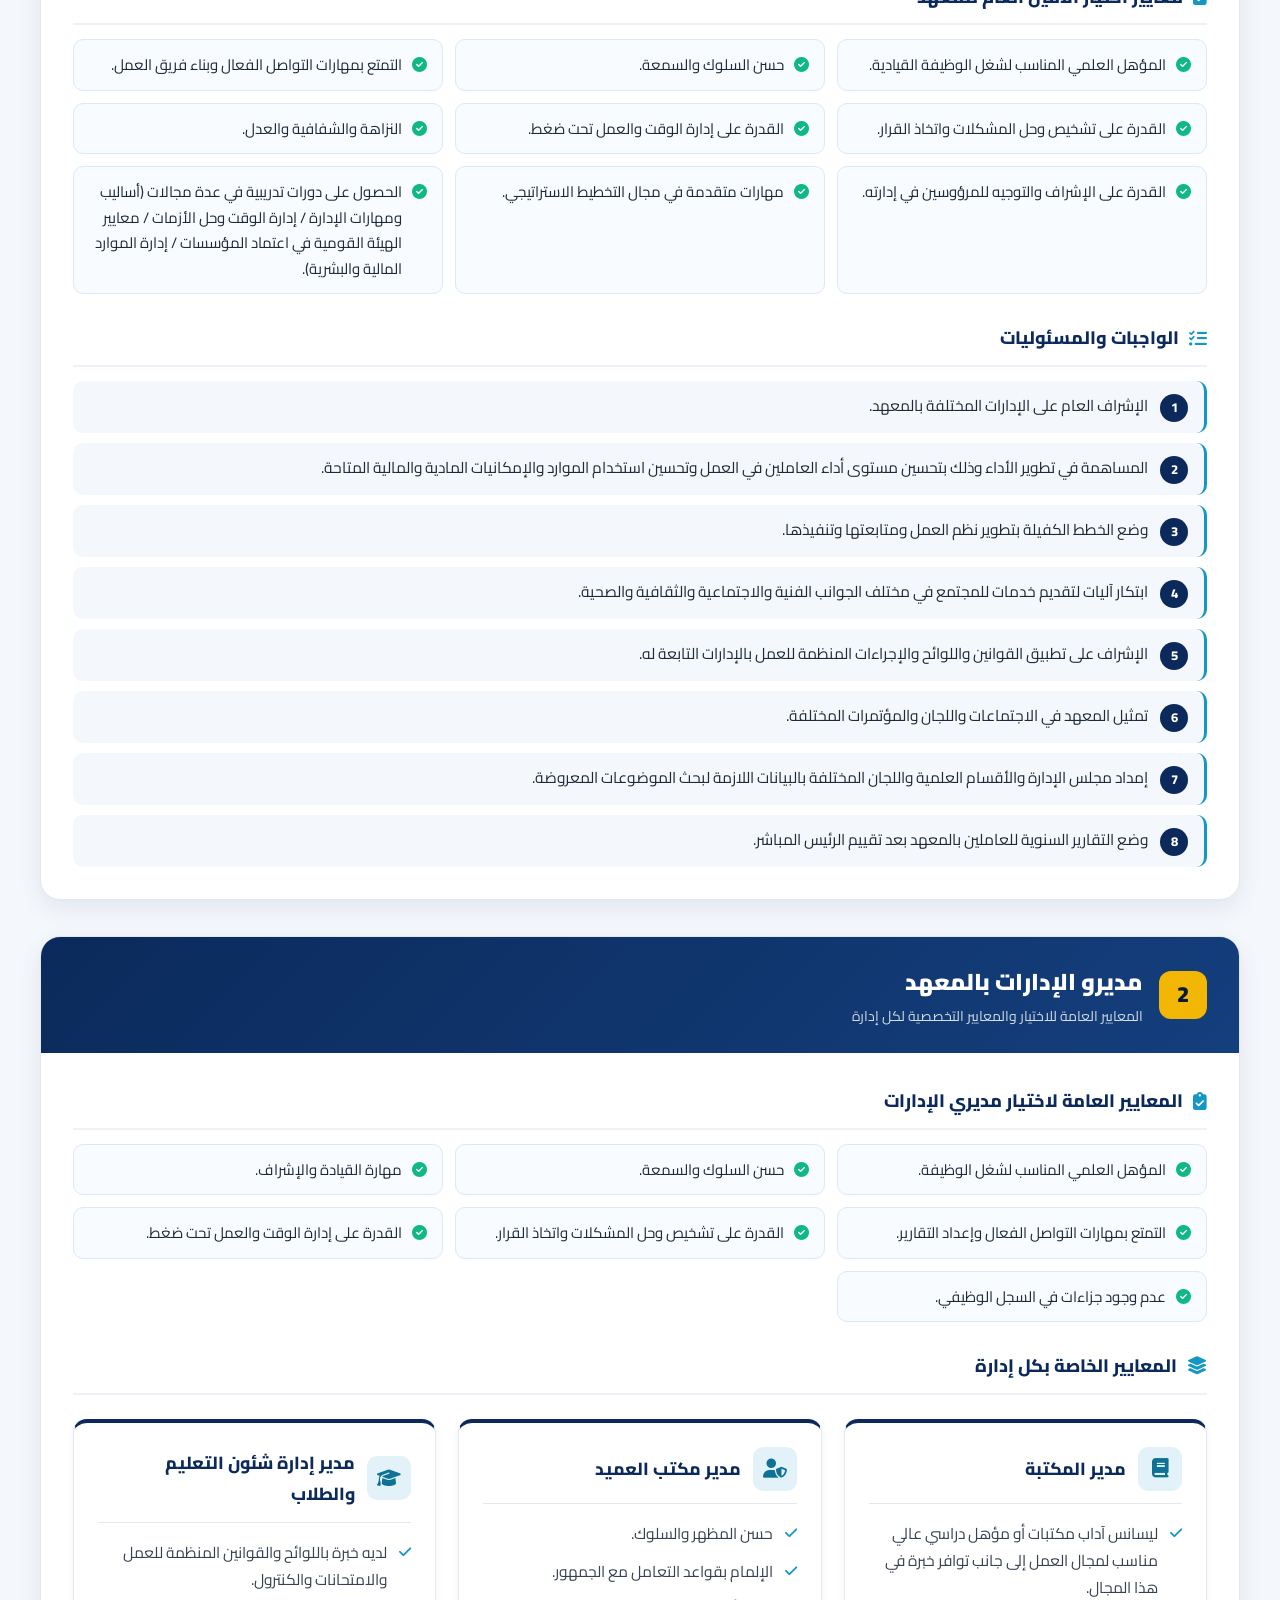
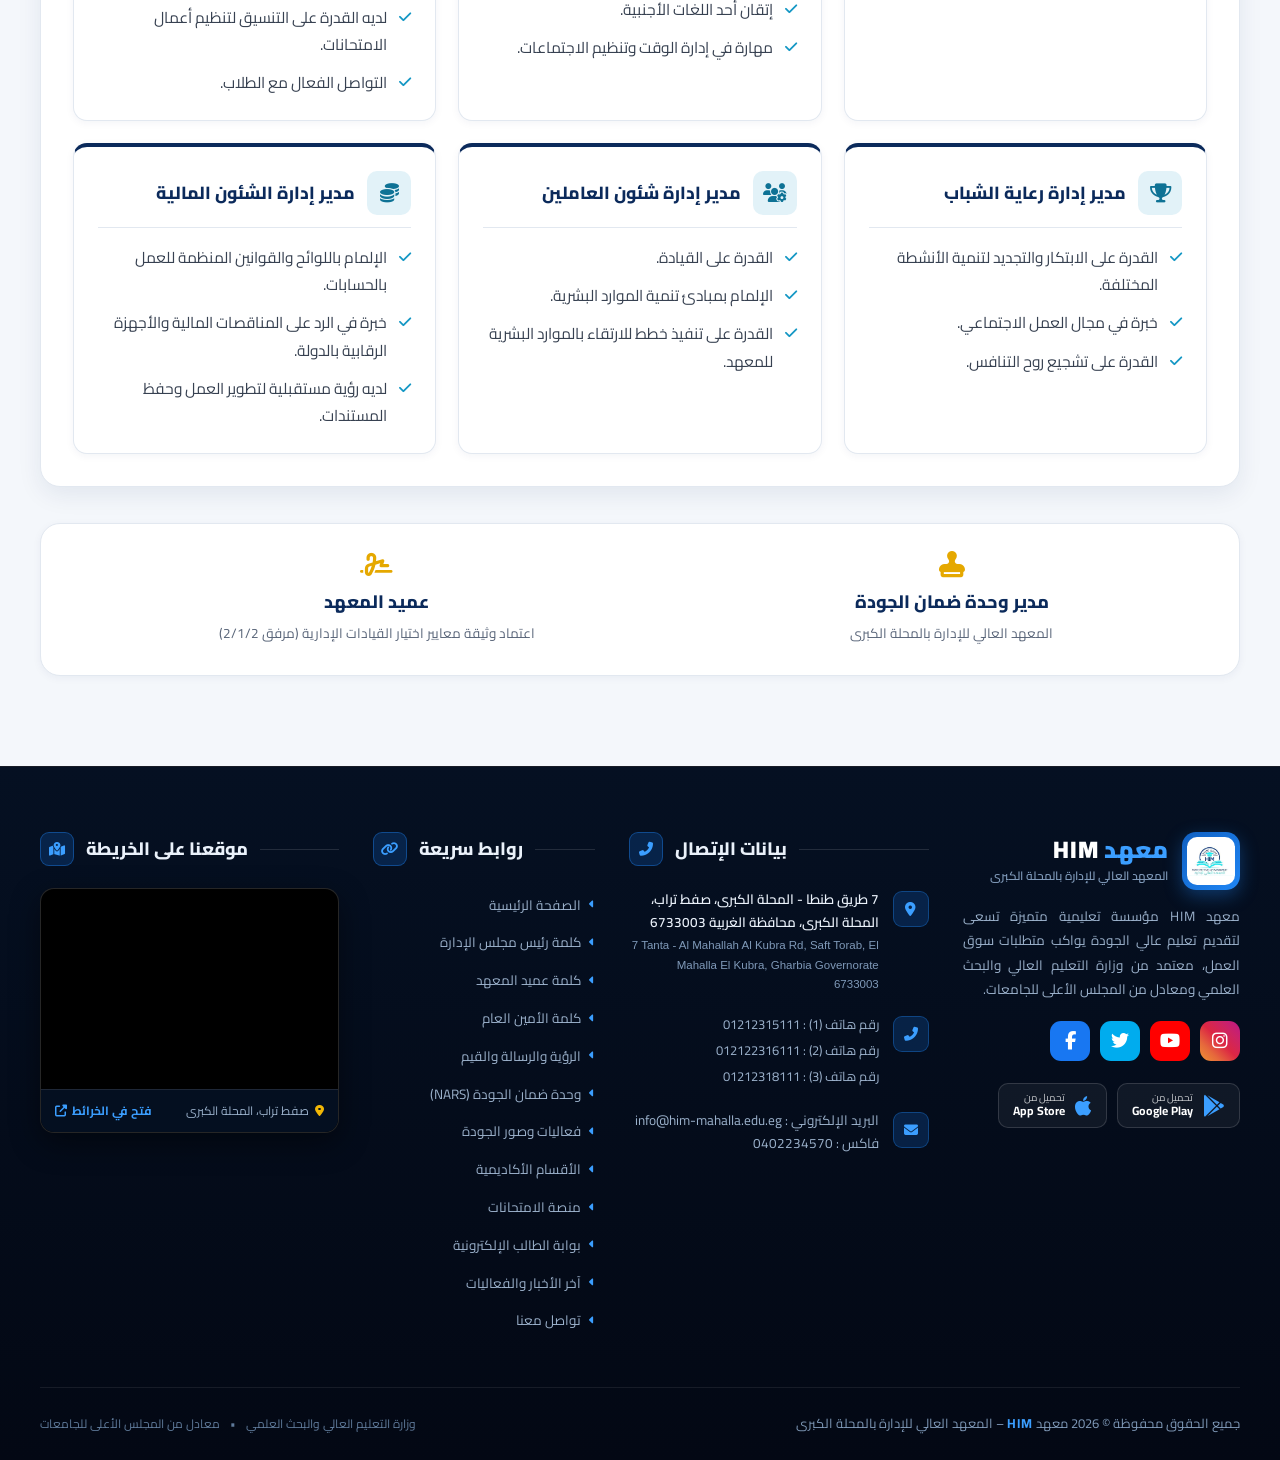
<file: quality-admin-leaders.html>
<!DOCTYPE html>
<html lang="ar" dir="rtl">
<head>
    <meta charset="UTF-8">
    <meta name="viewport" content="width=device-width, initial-scale=1.0">
    <title>معايير اختيار القيادات الإدارية | معهد HIM</title>
    <link rel="icon" href="images/logo.jpg" type="image/jpeg">
    <link rel="stylesheet" href="https://fonts.googleapis.com/css2?family=Cairo:wght@400;600;700;800;900&display=swap">
    <link rel="stylesheet" href="https://cdnjs.cloudflare.com/ajax/libs/font-awesome/6.4.0/css/all.min.css">
    <link rel="stylesheet" href="css/style.css">
</head>
<body data-page="quality-admin">
    <div id="site-header"></div>

    <section class="page-hero" style="background-image: url('images/selected/image-491.jpg')">
        <div class="container">
            <nav class="breadcrumb">
                <a href="index.html">الرئيسية</a>
                <i class="fas fa-chevron-left"></i>
                <span>جودة</span>
                <i class="fas fa-chevron-left"></i>
                <span>معايير اختيار القيادات الإدارية</span>
            </nav>
            <h1>وثيقة معايير اختيار القيادات الإدارية</h1>
            <p>وحدة ضمان الجودة — معهد <span class="latin">HIM</span> المعهد العالي للإدارة بالمحلة الكبرى</p>
        </div>
    </section>

    <section class="quality-section">
        <div class="container">
            <!-- Official Document Header -->
            <div class="quality-doc-header reveal">
                <div class="quality-doc-top">
                    <div class="quality-doc-org">
                        <img src="images/logo.jpg" alt="معهد HIM">
                        <div class="quality-doc-org-text">
                            <span>وزارة التعليم العالي</span>
                            <strong>المعهد العالي للإدارة بالمحلة الكبرى — وحدة ضمان الجودة</strong>
                        </div>
                    </div>
                    <span class="quality-doc-badge">
                        <i class="fas fa-file-shield"></i> مرفق (2/1/2)
                    </span>
                </div>
                <h2>وثيقة معايير اختيار القيادات الإدارية</h2>
                <p>
                    يلزم تولي المنصب القيادي وجود شخصية ذات قدرات قيادية وإدارية متميزة، فضلاً عما يجب أن تتحلى به من صفات شخصية تؤهل للقيادة في مناخ من التعاون مع القدرة على إدارة الأزمات والتواصل مع مختلف فئات المجتمع والنهوض بالبحث العلمي وخدمة المجتمع، كما تهدف عملية اختيار القيادات إلى تحري الدقة في اختيار القيادات مما يضمن تحقيق التطوير الداعم والمستمر لرفع كفاءة وفاعلية المعهد لتعظيم القدرة المؤسسية.
                </p>
            </div>

            <!-- Objective & Identification -->
            <div class="quality-overview-grid reveal">
                <div class="quality-info-card">
                    <h3><i class="fas fa-bullseye"></i> الهدف</h3>
                    <p style="font-size: 15.5px; color: #374151; line-height: 1.9; margin: 0;">
                        من أجل أن يكون لدى المعهد قيادة إدارية واعية تتبنى فكر التطوير والسعي نحو التميز، وقادرة على وضع السياسات اللازمة لذلك واتخاذ القرارات في إطار زمني ملائم يضمن كفاءة وفعالية أداء المعهد، كان لا بد أن يتم وضع معايير لاختيار قياداتها بما يضمن تحقيق التطوير الداعم والمستمر لرفع كفاءة وفعالية المعهد ولتحسين جودة مخرجات التعليم والتعلم والقدرة المؤسسية.
                    </p>
                </div>

                <div class="quality-info-card gold-top">
                    <h3><i class="fas fa-sitemap"></i> تحديد القيادات الإدارية</h3>
                    <p style="font-size: 15.5px; color: #374151; line-height: 1.85; margin-bottom: 14px;">
                        يجب أن تمتلك القيادات الإدارية خبرات إدارية سابقة وشروط شغل الوظيفة والمهارات والقدرات والمعارف الأساسية التي تناسب المنصب الذي يشغله، وتتكون من:
                    </p>
                    <ul class="quality-bullet-list">
                        <li><i class="fas fa-user-tie"></i> <strong>الأمين العام للمعهد</strong></li>
                        <li><i class="fas fa-users-gear"></i> <strong>مديرو الإدارات بالمعهد</strong></li>
                    </ul>
                    <p style="font-size: 14.5px; color: var(--text-muted); line-height: 1.8; margin-top: 12px; margin-bottom: 0;">
                        ومن أجل تحسين عملية اختيار القيادات تم وضع مجموعة من المعايير لكي يتم الاستعانة بها عند التعيين أو الترقية للقيادة، وتم تحديد هذه المعايير حسب متطلبات كل وظيفة واحتياجاتها والصفات التي يجب أن تتوافر في القائم عليها.
                    </p>
                </div>
            </div>

            <!-- Quick Jump Navigation -->
            <div class="quality-jump-nav reveal">
                <a href="#sec-general" class="quality-jump-link"><i class="fas fa-user-tie"></i> 1. الأمين العام للمعهد</a>
                <a href="#dept-managers" class="quality-jump-link"><i class="fas fa-building-user"></i> 2. مديرو الإدارات بالمعهد</a>
                <a href="#specialized-managers" class="quality-jump-link"><i class="fas fa-layer-group"></i> 3. معايير مديري الإدارات المتخصصة (6 إدارات)</a>
            </div>

            <!-- 1. Secretary General -->
            <article class="quality-role-card reveal" id="sec-general">
                <div class="quality-role-head">
                    <div class="quality-role-num">1</div>
                    <div>
                        <h3>الأمين العام للمعهد</h3>
                        <span>معايير الاختيار والواجبات والمسئوليات</span>
                    </div>
                </div>
                <div class="quality-role-body">
                    <div class="quality-subblock">
                        <h4 class="quality-subblock-title"><i class="fas fa-clipboard-check"></i> معايير اختيار الأمين العام للمعهد</h4>
                        <ul class="quality-criteria-grid">
                            <li><i class="fas fa-check-circle"></i> المؤهل العلمي المناسب لشغل الوظيفة القيادية.</li>
                            <li><i class="fas fa-check-circle"></i> حسن السلوك والسمعة.</li>
                            <li><i class="fas fa-check-circle"></i> التمتع بمهارات التواصل الفعال وبناء فريق العمل.</li>
                            <li><i class="fas fa-check-circle"></i> القدرة على تشخيص وحل المشكلات واتخاذ القرار.</li>
                            <li><i class="fas fa-check-circle"></i> القدرة على إدارة الوقت والعمل تحت ضغط.</li>
                            <li><i class="fas fa-check-circle"></i> النزاهة والشفافية والعدل.</li>
                            <li><i class="fas fa-check-circle"></i> القدرة على الإشراف والتوجيه للمرؤوسين في إدارته.</li>
                            <li><i class="fas fa-check-circle"></i> مهارات متقدمة في مجال التخطيط الاستراتيجي.</li>
                            <li><i class="fas fa-check-circle"></i> الحصول على دورات تدريبية في عدة مجالات (أساليب ومهارات الإدارة / إدارة الوقت وحل الأزمات / معايير الهيئة القومية في اعتماد المؤسسات / إدارة الموارد المالية والبشرية).</li>
                        </ul>
                    </div>

                    <div class="quality-subblock">
                        <h4 class="quality-subblock-title"><i class="fas fa-list-check"></i> الواجبات والمسئوليات</h4>
                        <ol class="quality-numbered-list">
                            <li>الإشراف العام على الإدارات المختلفة بالمعهد.</li>
                            <li>المساهمة في تطوير الأداء وذلك بتحسين مستوى أداء العاملين في العمل وتحسين استخدام الموارد والإمكانيات المادية والمالية المتاحة.</li>
                            <li>وضع الخطط الكفيلة بتطوير نظم العمل ومتابعتها وتنفيذها.</li>
                            <li>ابتكار آليات لتقديم خدمات للمجتمع في مختلف الجوانب الفنية والاجتماعية والثقافية والصحية.</li>
                            <li>الإشراف على تطبيق القوانين واللوائح والإجراءات المنظمة للعمل بالإدارات التابعة له.</li>
                            <li>تمثيل المعهد في الاجتماعات واللجان والمؤتمرات المختلفة.</li>
                            <li>إمداد مجلس الإدارة والأقسام العلمية واللجان المختلفة بالبيانات اللازمة لبحث الموضوعات المعروضة.</li>
                            <li>وضع التقارير السنوية للعاملين بالمعهد بعد تقييم الرئيس المباشر.</li>
                        </ol>
                    </div>
                </div>
            </article>

            <!-- 2. Department Managers -->
            <article class="quality-role-card reveal" id="dept-managers">
                <div class="quality-role-head">
                    <div class="quality-role-num">2</div>
                    <div>
                        <h3>مديرو الإدارات بالمعهد</h3>
                        <span>المعايير العامة للاختيار والمعايير التخصصية لكل إدارة</span>
                    </div>
                </div>
                <div class="quality-role-body">
                    <div class="quality-subblock">
                        <h4 class="quality-subblock-title"><i class="fas fa-clipboard-check"></i> المعايير العامة لاختيار مديري الإدارات</h4>
                        <ul class="quality-criteria-grid">
                            <li><i class="fas fa-check-circle"></i> المؤهل العلمي المناسب لشغل الوظيفة.</li>
                            <li><i class="fas fa-check-circle"></i> حسن السلوك والسمعة.</li>
                            <li><i class="fas fa-check-circle"></i> مهارة القيادة والإشراف.</li>
                            <li><i class="fas fa-check-circle"></i> التمتع بمهارات التواصل الفعال وإعداد التقارير.</li>
                            <li><i class="fas fa-check-circle"></i> القدرة على تشخيص وحل المشكلات واتخاذ القرار.</li>
                            <li><i class="fas fa-check-circle"></i> القدرة على إدارة الوقت والعمل تحت ضغط.</li>
                            <li><i class="fas fa-check-circle"></i> عدم وجود جزاءات في السجل الوظيفي.</li>
                        </ul>
                    </div>

                    <div class="quality-subblock" id="specialized-managers">
                        <h4 class="quality-subblock-title"><i class="fas fa-layer-group"></i> المعايير الخاصة بكل إدارة</h4>
                        <div class="admin-depts-grid">
                            <!-- Library Manager -->
                            <div class="admin-dept-card">
                                <div class="admin-dept-head">
                                    <div class="admin-dept-icon"><i class="fas fa-book"></i></div>
                                    <h4>مدير المكتبة</h4>
                                </div>
                                <ul class="quality-bullet-list">
                                    <li><i class="fas fa-check"></i> ليسانس آداب مكتبات أو مؤهل دراسي عالي مناسب لمجال العمل إلى جانب توافر خبرة في هذا المجال.</li>
                                </ul>
                            </div>

                            <!-- Dean's Office Manager -->
                            <div class="admin-dept-card">
                                <div class="admin-dept-head">
                                    <div class="admin-dept-icon"><i class="fas fa-user-shield"></i></div>
                                    <h4>مدير مكتب العميد</h4>
                                </div>
                                <ul class="quality-bullet-list">
                                    <li><i class="fas fa-check"></i> حسن المظهر والسلوك.</li>
                                    <li><i class="fas fa-check"></i> الإلمام بقواعد التعامل مع الجمهور.</li>
                                    <li><i class="fas fa-check"></i> إتقان أحد اللغات الأجنبية.</li>
                                    <li><i class="fas fa-check"></i> مهارة في إدارة الوقت وتنظيم الاجتماعات.</li>
                                </ul>
                            </div>

                            <!-- Student Affairs Manager -->
                            <div class="admin-dept-card">
                                <div class="admin-dept-head">
                                    <div class="admin-dept-icon"><i class="fas fa-graduation-cap"></i></div>
                                    <h4>مدير إدارة شئون التعليم والطلاب</h4>
                                </div>
                                <ul class="quality-bullet-list">
                                    <li><i class="fas fa-check"></i> لديه خبرة باللوائح والقوانين المنظمة للعمل والامتحانات والكنترول.</li>
                                    <li><i class="fas fa-check"></i> لديه القدرة على التنسيق لتنظيم أعمال الامتحانات.</li>
                                    <li><i class="fas fa-check"></i> التواصل الفعال مع الطلاب.</li>
                                </ul>
                            </div>

                            <!-- Youth Welfare Manager -->
                            <div class="admin-dept-card">
                                <div class="admin-dept-head">
                                    <div class="admin-dept-icon"><i class="fas fa-trophy"></i></div>
                                    <h4>مدير إدارة رعاية الشباب</h4>
                                </div>
                                <ul class="quality-bullet-list">
                                    <li><i class="fas fa-check"></i> القدرة على الابتكار والتجديد لتنمية الأنشطة المختلفة.</li>
                                    <li><i class="fas fa-check"></i> خبرة في مجال العمل الاجتماعي.</li>
                                    <li><i class="fas fa-check"></i> القدرة على تشجيع روح التنافس.</li>
                                </ul>
                            </div>

                            <!-- HR / Personnel Affairs Manager -->
                            <div class="admin-dept-card">
                                <div class="admin-dept-head">
                                    <div class="admin-dept-icon"><i class="fas fa-users-cog"></i></div>
                                    <h4>مدير إدارة شئون العاملين</h4>
                                </div>
                                <ul class="quality-bullet-list">
                                    <li><i class="fas fa-check"></i> القدرة على القيادة.</li>
                                    <li><i class="fas fa-check"></i> الإلمام بمبادئ تنمية الموارد البشرية.</li>
                                    <li><i class="fas fa-check"></i> القدرة على تنفيذ خطط للارتقاء بالموارد البشرية للمعهد.</li>
                                </ul>
                            </div>

                            <!-- Financial Affairs Manager -->
                            <div class="admin-dept-card">
                                <div class="admin-dept-head">
                                    <div class="admin-dept-icon"><i class="fas fa-coins"></i></div>
                                    <h4>مدير إدارة الشئون المالية</h4>
                                </div>
                                <ul class="quality-bullet-list">
                                    <li><i class="fas fa-check"></i> الإلمام باللوائح والقوانين المنظمة للعمل بالحسابات.</li>
                                    <li><i class="fas fa-check"></i> خبرة في الرد على المناقصات المالية والأجهزة الرقابية بالدولة.</li>
                                    <li><i class="fas fa-check"></i> لديه رؤية مستقبلية لتطوير العمل وحفظ المستندات.</li>
                                </ul>
                            </div>
                        </div>
                    </div>
                </div>
            </article>

            <!-- Official Approval Bar -->
            <div class="quality-approval-bar reveal">
                <div class="quality-sign-box">
                    <i class="fas fa-stamp"></i>
                    <strong>مدير وحدة ضمان الجودة</strong>
                    <span>المعهد العالي للإدارة بالمحلة الكبرى</span>
                </div>
                <div class="quality-sign-box">
                    <i class="fas fa-signature"></i>
                    <strong>عميد المعهد</strong>
                    <span>اعتماد وثيقة معايير اختيار القيادات الإدارية (مرفق 2/1/2)</span>
                </div>
            </div>
        </div>
    </section>

    <div id="site-footer"></div>

    <script src="js/layout.js"></script>
    <script src="js/script.js"></script>
</body>
</html>
</file>
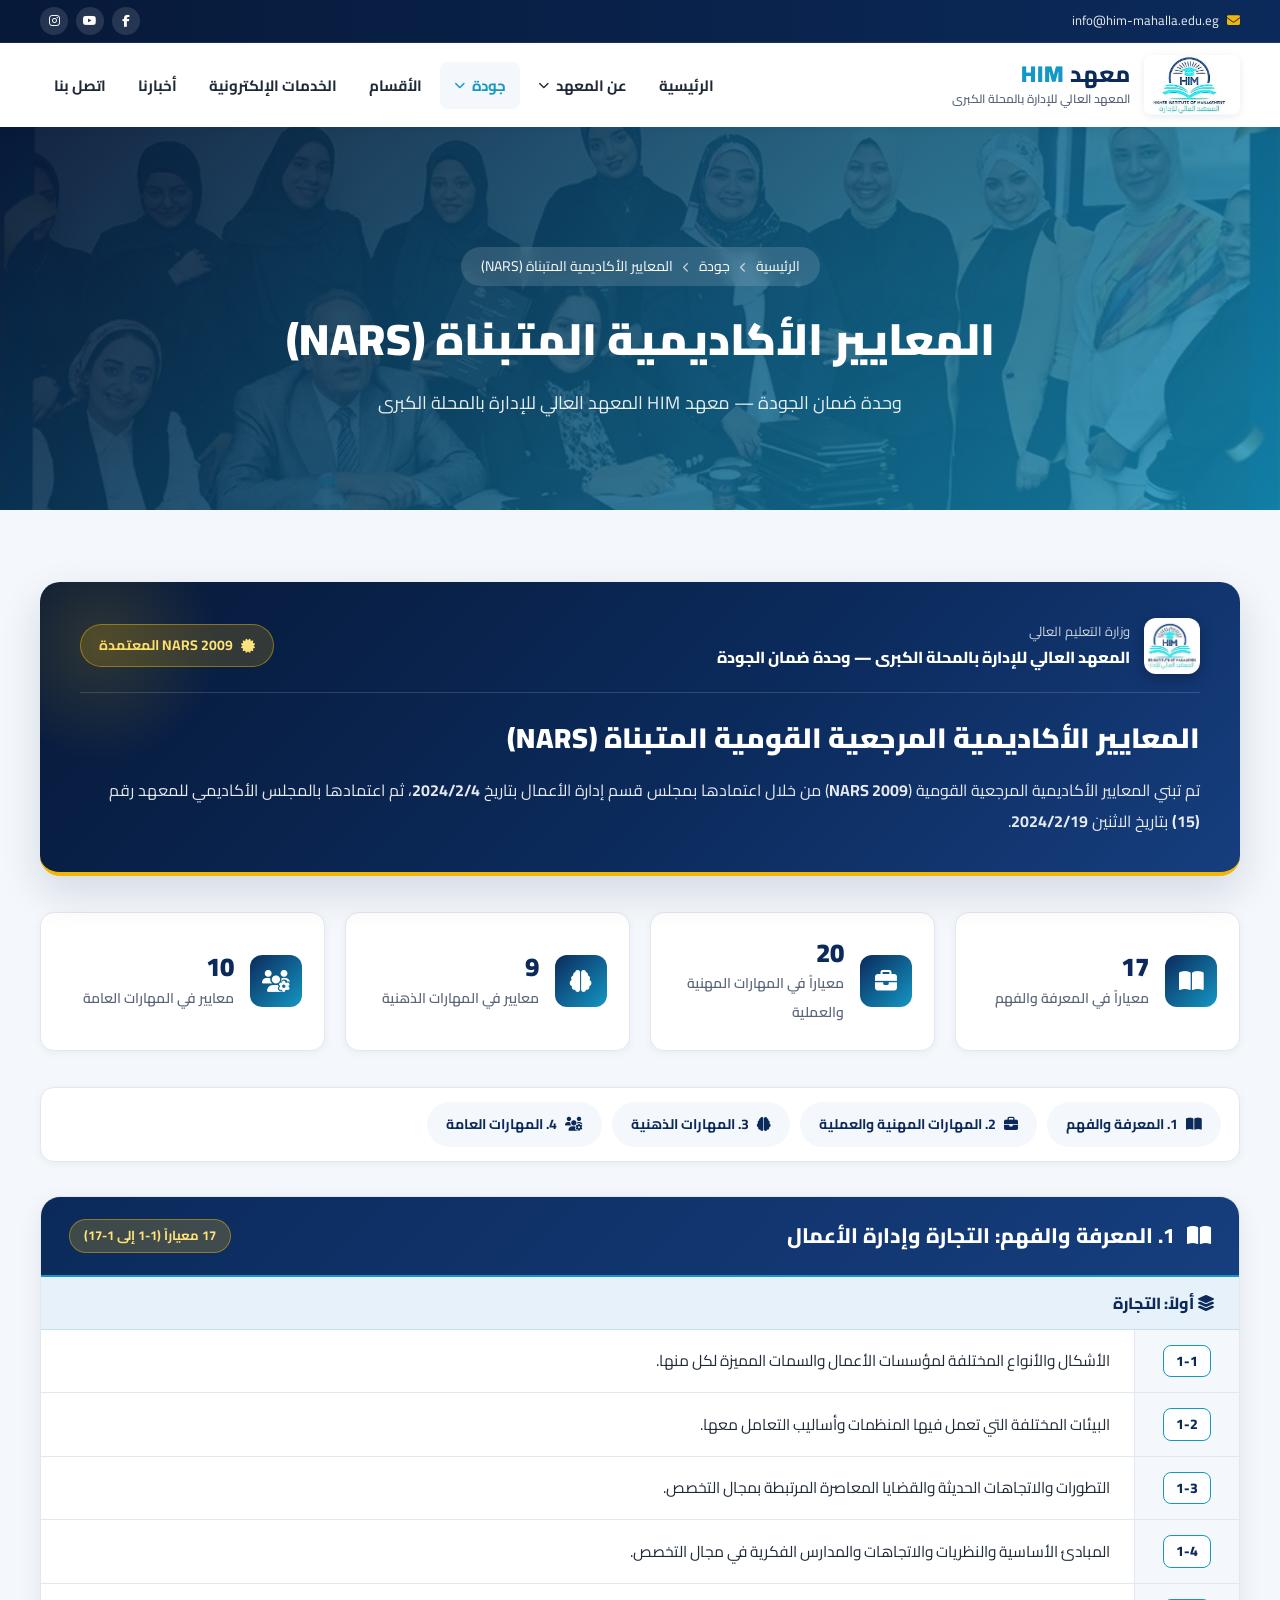
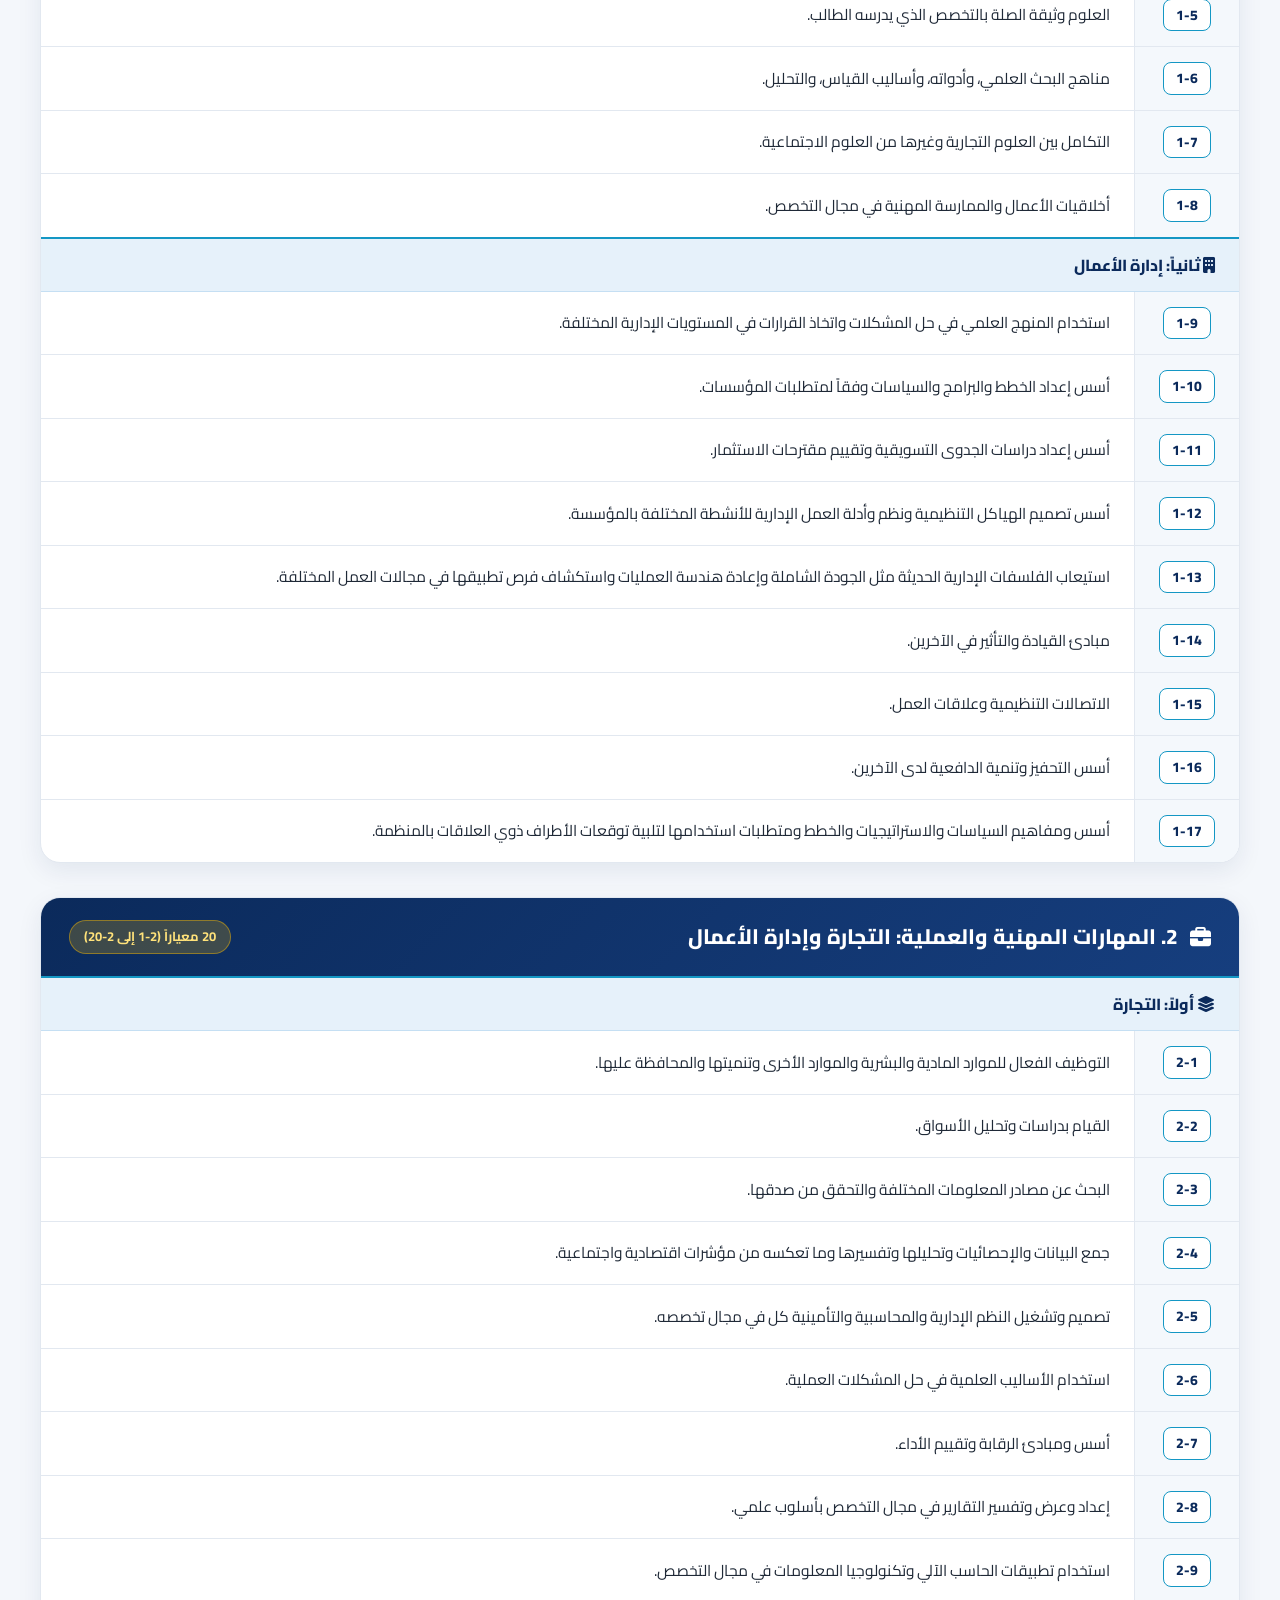
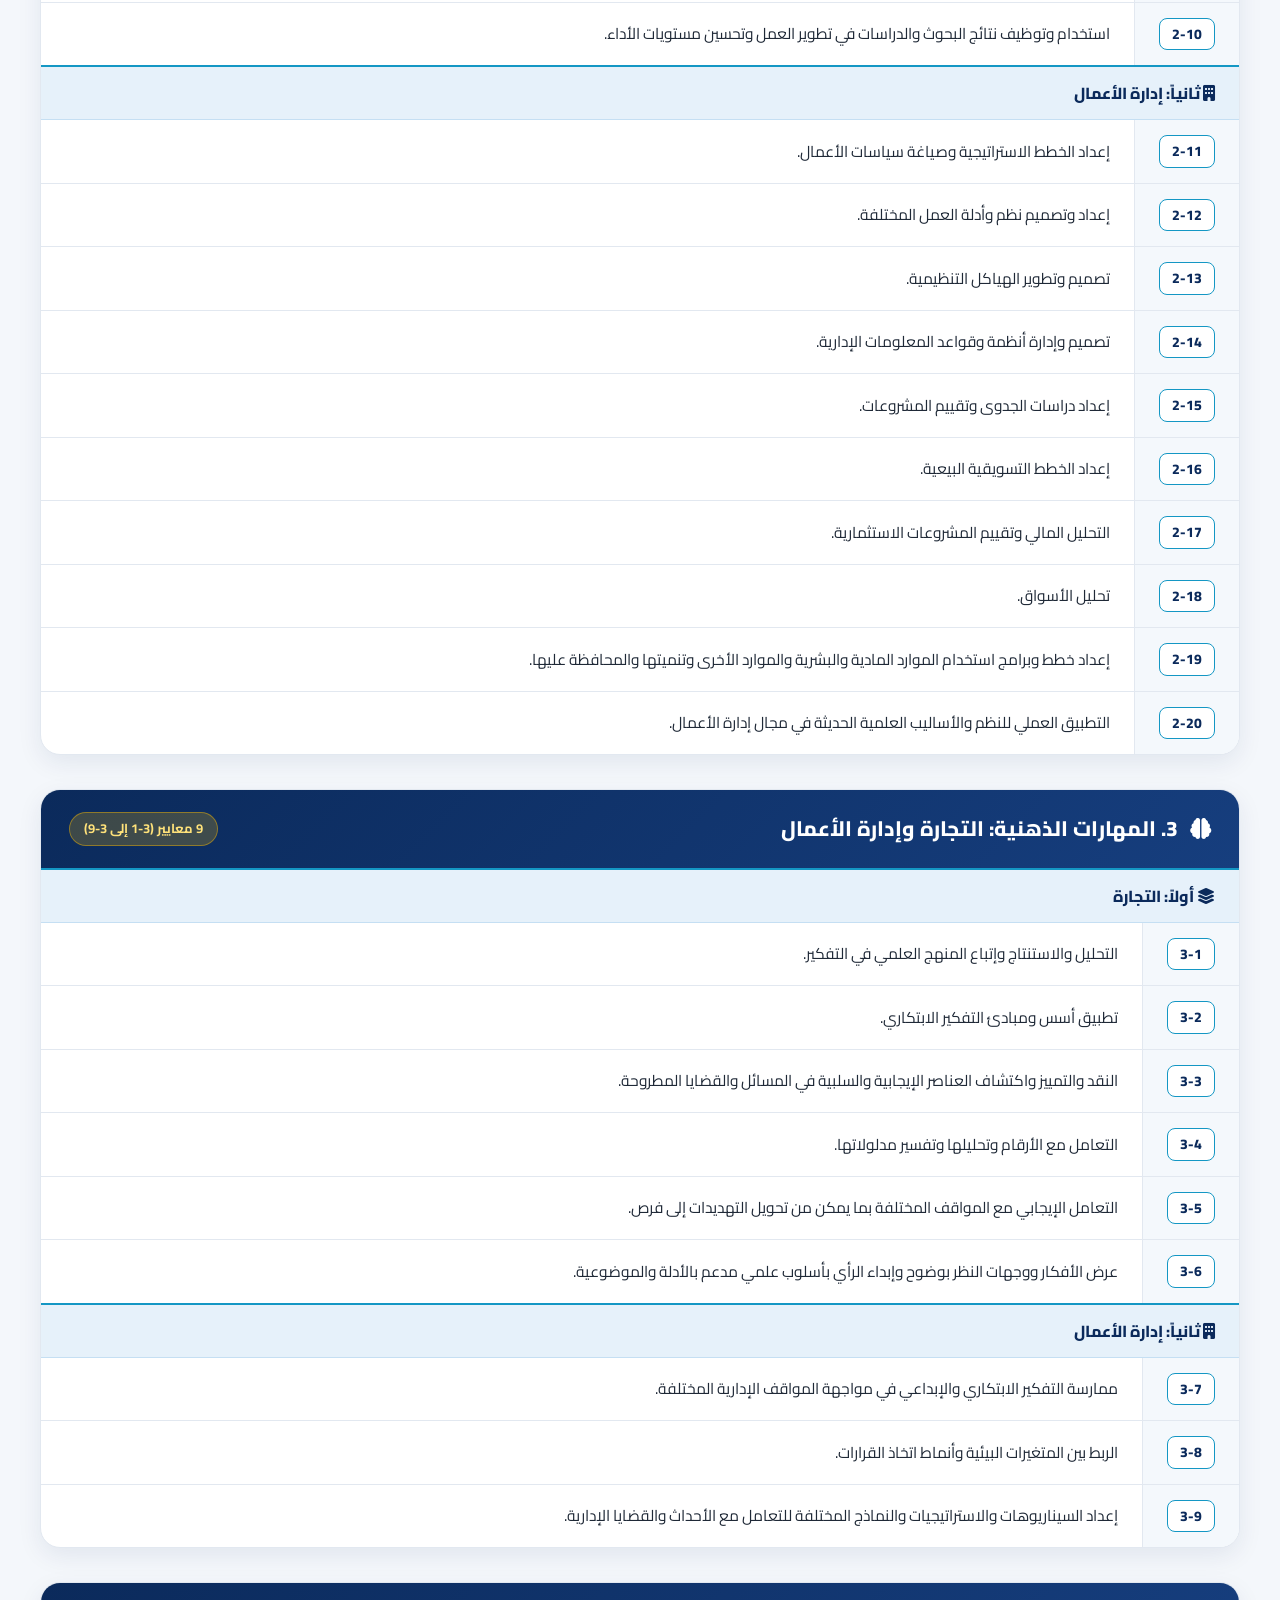
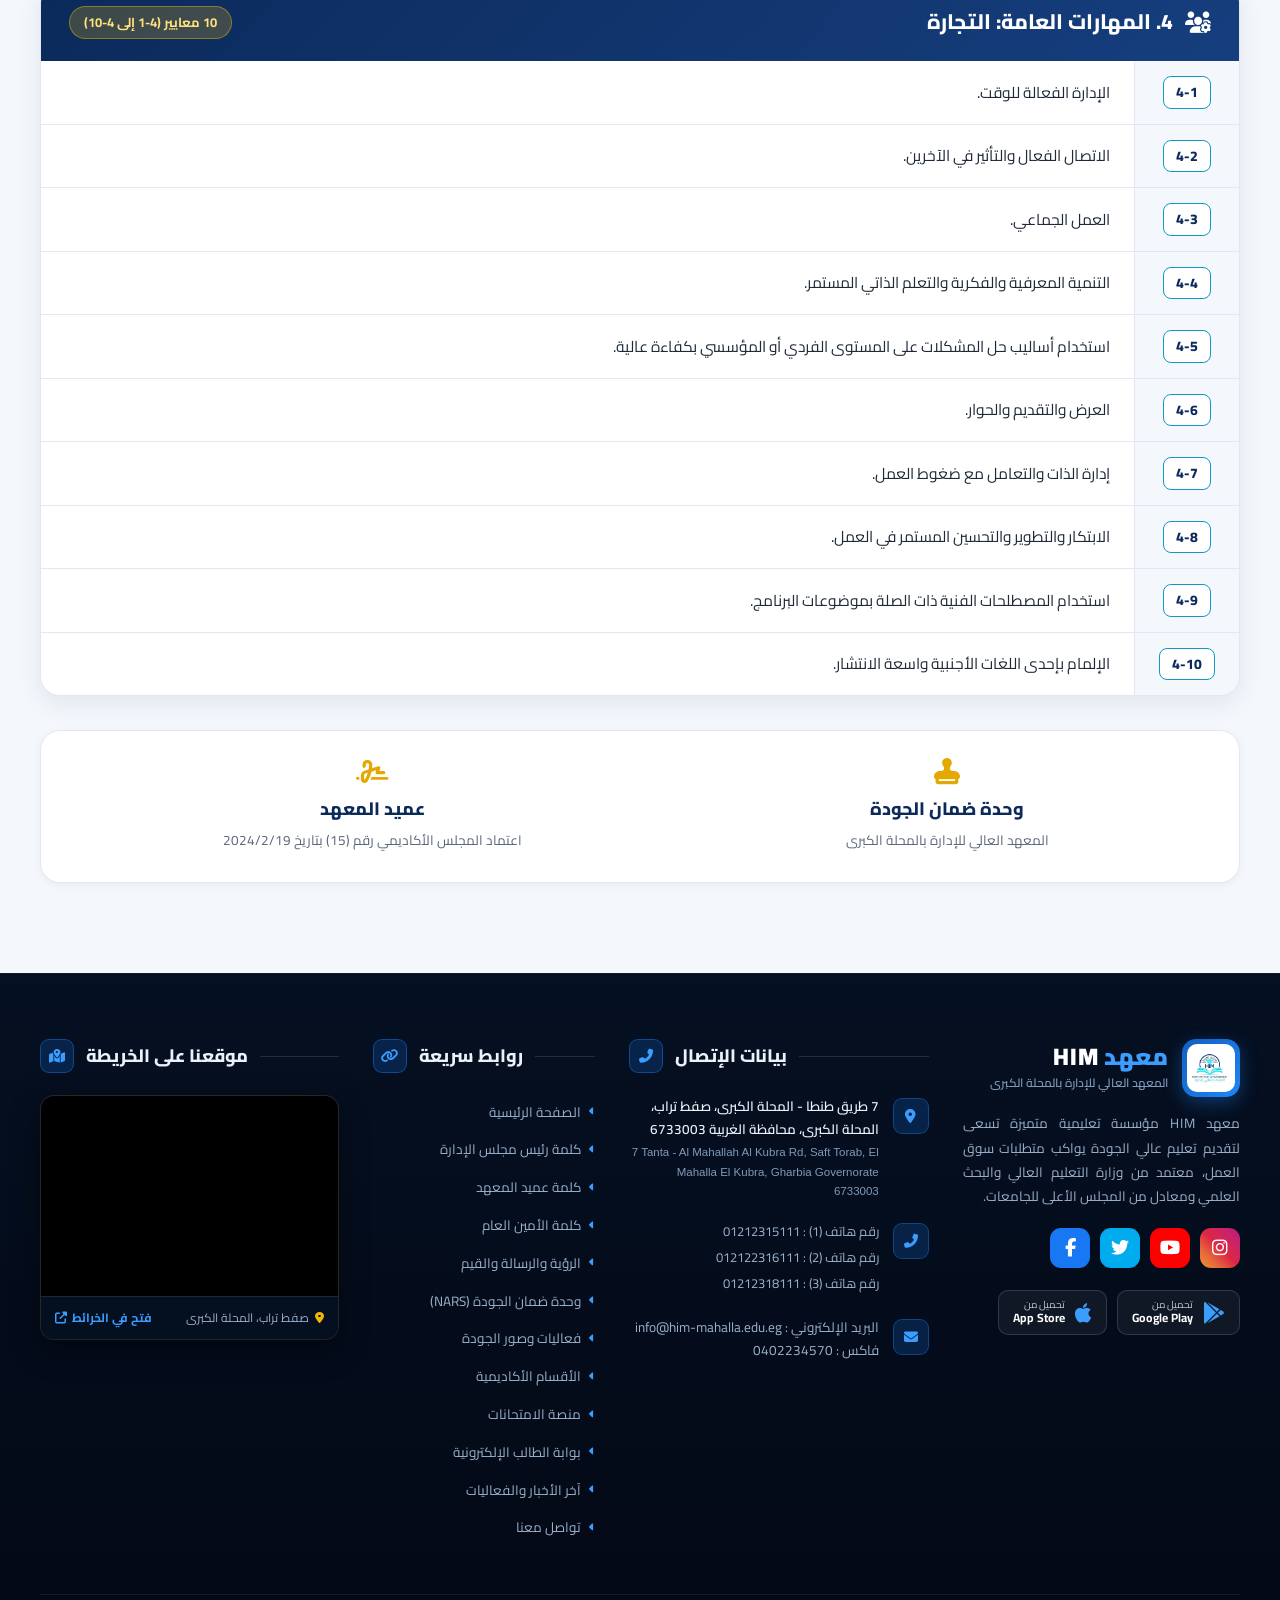
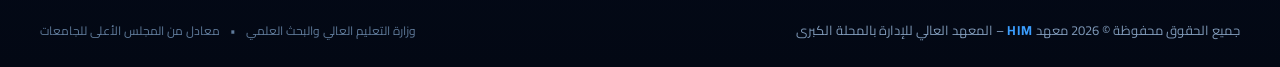
<file: quality-nars.html>
<!DOCTYPE html>
<html lang="ar" dir="rtl">
<head>
    <meta charset="UTF-8">
    <meta name="viewport" content="width=device-width, initial-scale=1.0">
    <title>المعايير الأكاديمية المتبناة (NARS) | معهد HIM</title>
    <link rel="icon" href="images/logo.jpg" type="image/jpeg">
    <link rel="stylesheet" href="https://fonts.googleapis.com/css2?family=Cairo:wght@400;600;700;800;900&display=swap">
    <link rel="stylesheet" href="https://cdnjs.cloudflare.com/ajax/libs/font-awesome/6.4.0/css/all.min.css">
    <link rel="stylesheet" href="css/style.css">
</head>
<body data-page="quality-nars">
    <div id="site-header"></div>

    <section class="page-hero" style="background-image: url('images/selected/image-491.jpg')">
        <div class="container">
            <nav class="breadcrumb">
                <a href="index.html">الرئيسية</a>
                <i class="fas fa-chevron-left"></i>
                <span>جودة</span>
                <i class="fas fa-chevron-left"></i>
                <span>المعايير الأكاديمية المتبناة (NARS)</span>
            </nav>
            <h1>المعايير الأكاديمية المتبناة (<span class="latin">NARS</span>)</h1>
            <p>وحدة ضمان الجودة — معهد <span class="latin">HIM</span> المعهد العالي للإدارة بالمحلة الكبرى</p>
        </div>
    </section>

    <section class="quality-section">
        <div class="container">
            <!-- Official Document Header -->
            <div class="quality-doc-header reveal">
                <div class="quality-doc-top">
                    <div class="quality-doc-org">
                        <img src="images/logo.jpg" alt="معهد HIM">
                        <div class="quality-doc-org-text">
                            <span>وزارة التعليم العالي</span>
                            <strong>المعهد العالي للإدارة بالمحلة الكبرى — وحدة ضمان الجودة</strong>
                        </div>
                    </div>
                    <span class="quality-doc-badge">
                        <i class="fas fa-certificate"></i> NARS 2009 المعتمدة
                    </span>
                </div>
                <h2>المعايير الأكاديمية المرجعية القومية المتبناة (<span class="latin">NARS</span>)</h2>
                <p>
                    تم تبني المعايير الأكاديمية المرجعية القومية (<strong>NARS 2009</strong>) من خلال اعتمادها بمجلس قسم إدارة الأعمال بتاريخ <strong>2024/2/4</strong>، ثم اعتمادها بالمجلس الأكاديمي للمعهد رقم <strong>(15)</strong> بتاريخ الاثنين <strong>2024/2/19</strong>.
                </p>
            </div>

            <!-- Summary Stats -->
            <div class="quality-stats-grid reveal">
                <div class="quality-stat-card">
                    <div class="quality-stat-icon"><i class="fas fa-book-open"></i></div>
                    <div>
                        <strong>17</strong>
                        <span>معياراً في المعرفة والفهم</span>
                    </div>
                </div>
                <div class="quality-stat-card">
                    <div class="quality-stat-icon"><i class="fas fa-briefcase"></i></div>
                    <div>
                        <strong>20</strong>
                        <span>معياراً في المهارات المهنية والعملية</span>
                    </div>
                </div>
                <div class="quality-stat-card">
                    <div class="quality-stat-icon"><i class="fas fa-brain"></i></div>
                    <div>
                        <strong>9</strong>
                        <span>معايير في المهارات الذهنية</span>
                    </div>
                </div>
                <div class="quality-stat-card">
                    <div class="quality-stat-icon"><i class="fas fa-users-gear"></i></div>
                    <div>
                        <strong>10</strong>
                        <span>معايير في المهارات العامة</span>
                    </div>
                </div>
            </div>

            <!-- Quick Jump Navigation -->
            <div class="quality-jump-nav reveal">
                <a href="#domain-1" class="quality-jump-link"><i class="fas fa-book-open"></i> 1. المعرفة والفهم</a>
                <a href="#domain-2" class="quality-jump-link"><i class="fas fa-briefcase"></i> 2. المهارات المهنية والعملية</a>
                <a href="#domain-3" class="quality-jump-link"><i class="fas fa-brain"></i> 3. المهارات الذهنية</a>
                <a href="#domain-4" class="quality-jump-link"><i class="fas fa-users-gear"></i> 4. المهارات العامة</a>
            </div>

            <!-- Domain 1: Knowledge & Understanding -->
            <div class="nars-domain-card reveal" id="domain-1">
                <div class="nars-domain-head">
                    <h3><i class="fas fa-book-open"></i> 1. المعرفة والفهم: التجارة وإدارة الأعمال</h3>
                    <span class="nars-count-pill">17 معياراً (1-1 إلى 1-17)</span>
                </div>
                <table class="nars-table">
                    <tbody>
                        <tr class="nars-subhead-row">
                            <td colspan="2"><i class="fas fa-layer-group"></i> أولاً: التجارة</td>
                        </tr>
                        <tr><td class="nars-code-cell"><span class="nars-code-badge">1-1</span></td><td>الأشكال والأنواع المختلفة لمؤسسات الأعمال والسمات المميزة لكل منها.</td></tr>
                        <tr><td class="nars-code-cell"><span class="nars-code-badge">1-2</span></td><td>البيئات المختلفة التي تعمل فيها المنظمات وأساليب التعامل معها.</td></tr>
                        <tr><td class="nars-code-cell"><span class="nars-code-badge">1-3</span></td><td>التطورات والاتجاهات الحديثة والقضايا المعاصرة المرتبطة بمجال التخصص.</td></tr>
                        <tr><td class="nars-code-cell"><span class="nars-code-badge">1-4</span></td><td>المبادئ الأساسية والنظريات والاتجاهات والمدارس الفكرية في مجال التخصص.</td></tr>
                        <tr><td class="nars-code-cell"><span class="nars-code-badge">1-5</span></td><td>العلوم وثيقة الصلة بالتخصص الذي يدرسه الطالب.</td></tr>
                        <tr><td class="nars-code-cell"><span class="nars-code-badge">1-6</span></td><td>مناهج البحث العلمي، وأدواته، وأساليب القياس، والتحليل.</td></tr>
                        <tr><td class="nars-code-cell"><span class="nars-code-badge">1-7</span></td><td>التكامل بين العلوم التجارية وغيرها من العلوم الاجتماعية.</td></tr>
                        <tr><td class="nars-code-cell"><span class="nars-code-badge">1-8</span></td><td>أخلاقيات الأعمال والممارسة المهنية في مجال التخصص.</td></tr>

                        <tr class="nars-subhead-row">
                            <td colspan="2"><i class="fas fa-building"></i> ثانياً: إدارة الأعمال</td>
                        </tr>
                        <tr><td class="nars-code-cell"><span class="nars-code-badge">1-9</span></td><td>استخدام المنهج العلمي في حل المشكلات واتخاذ القرارات في المستويات الإدارية المختلفة.</td></tr>
                        <tr><td class="nars-code-cell"><span class="nars-code-badge">1-10</span></td><td>أسس إعداد الخطط والبرامج والسياسات وفقاً لمتطلبات المؤسسات.</td></tr>
                        <tr><td class="nars-code-cell"><span class="nars-code-badge">1-11</span></td><td>أسس إعداد دراسات الجدوى التسويقية وتقييم مقترحات الاستثمار.</td></tr>
                        <tr><td class="nars-code-cell"><span class="nars-code-badge">1-12</span></td><td>أسس تصميم الهياكل التنظيمية ونظم وأدلة العمل الإدارية للأنشطة المختلفة بالمؤسسة.</td></tr>
                        <tr><td class="nars-code-cell"><span class="nars-code-badge">1-13</span></td><td>استيعاب الفلسفات الإدارية الحديثة مثل الجودة الشاملة وإعادة هندسة العمليات واستكشاف فرص تطبيقها في مجالات العمل المختلفة.</td></tr>
                        <tr><td class="nars-code-cell"><span class="nars-code-badge">1-14</span></td><td>مبادئ القيادة والتأثير في الآخرين.</td></tr>
                        <tr><td class="nars-code-cell"><span class="nars-code-badge">1-15</span></td><td>الاتصالات التنظيمية وعلاقات العمل.</td></tr>
                        <tr><td class="nars-code-cell"><span class="nars-code-badge">1-16</span></td><td>أسس التحفيز وتنمية الدافعية لدى الآخرين.</td></tr>
                        <tr><td class="nars-code-cell"><span class="nars-code-badge">1-17</span></td><td>أسس ومفاهيم السياسات والاستراتيجيات والخطط ومتطلبات استخدامها لتلبية توقعات الأطراف ذوي العلاقات بالمنظمة.</td></tr>
                    </tbody>
                </table>
            </div>

            <!-- Domain 2: Professional & Practical Skills -->
            <div class="nars-domain-card reveal" id="domain-2">
                <div class="nars-domain-head">
                    <h3><i class="fas fa-briefcase"></i> 2. المهارات المهنية والعملية: التجارة وإدارة الأعمال</h3>
                    <span class="nars-count-pill">20 معياراً (2-1 إلى 2-20)</span>
                </div>
                <table class="nars-table">
                    <tbody>
                        <tr class="nars-subhead-row">
                            <td colspan="2"><i class="fas fa-layer-group"></i> أولاً: التجارة</td>
                        </tr>
                        <tr><td class="nars-code-cell"><span class="nars-code-badge">2-1</span></td><td>التوظيف الفعال للموارد المادية والبشرية والموارد الأخرى وتنميتها والمحافظة عليها.</td></tr>
                        <tr><td class="nars-code-cell"><span class="nars-code-badge">2-2</span></td><td>القيام بدراسات وتحليل الأسواق.</td></tr>
                        <tr><td class="nars-code-cell"><span class="nars-code-badge">2-3</span></td><td>البحث عن مصادر المعلومات المختلفة والتحقق من صدقها.</td></tr>
                        <tr><td class="nars-code-cell"><span class="nars-code-badge">2-4</span></td><td>جمع البيانات والإحصائيات وتحليلها وتفسيرها وما تعكسه من مؤشرات اقتصادية واجتماعية.</td></tr>
                        <tr><td class="nars-code-cell"><span class="nars-code-badge">2-5</span></td><td>تصميم وتشغيل النظم الإدارية والمحاسبية والتأمينية كل في مجال تخصصه.</td></tr>
                        <tr><td class="nars-code-cell"><span class="nars-code-badge">2-6</span></td><td>استخدام الأساليب العلمية في حل المشكلات العملية.</td></tr>
                        <tr><td class="nars-code-cell"><span class="nars-code-badge">2-7</span></td><td>أسس ومبادئ الرقابة وتقييم الأداء.</td></tr>
                        <tr><td class="nars-code-cell"><span class="nars-code-badge">2-8</span></td><td>إعداد وعرض وتفسير التقارير في مجال التخصص بأسلوب علمي.</td></tr>
                        <tr><td class="nars-code-cell"><span class="nars-code-badge">2-9</span></td><td>استخدام تطبيقات الحاسب الآلي وتكنولوجيا المعلومات في مجال التخصص.</td></tr>
                        <tr><td class="nars-code-cell"><span class="nars-code-badge">2-10</span></td><td>استخدام وتوظيف نتائج البحوث والدراسات في تطوير العمل وتحسين مستويات الأداء.</td></tr>

                        <tr class="nars-subhead-row">
                            <td colspan="2"><i class="fas fa-building"></i> ثانياً: إدارة الأعمال</td>
                        </tr>
                        <tr><td class="nars-code-cell"><span class="nars-code-badge">2-11</span></td><td>إعداد الخطط الاستراتيجية وصياغة سياسات الأعمال.</td></tr>
                        <tr><td class="nars-code-cell"><span class="nars-code-badge">2-12</span></td><td>إعداد وتصميم نظم وأدلة العمل المختلفة.</td></tr>
                        <tr><td class="nars-code-cell"><span class="nars-code-badge">2-13</span></td><td>تصميم وتطوير الهياكل التنظيمية.</td></tr>
                        <tr><td class="nars-code-cell"><span class="nars-code-badge">2-14</span></td><td>تصميم وإدارة أنظمة وقواعد المعلومات الإدارية.</td></tr>
                        <tr><td class="nars-code-cell"><span class="nars-code-badge">2-15</span></td><td>إعداد دراسات الجدوى وتقييم المشروعات.</td></tr>
                        <tr><td class="nars-code-cell"><span class="nars-code-badge">2-16</span></td><td>إعداد الخطط التسويقية البيعية.</td></tr>
                        <tr><td class="nars-code-cell"><span class="nars-code-badge">2-17</span></td><td>التحليل المالي وتقييم المشروعات الاستثمارية.</td></tr>
                        <tr><td class="nars-code-cell"><span class="nars-code-badge">2-18</span></td><td>تحليل الأسواق.</td></tr>
                        <tr><td class="nars-code-cell"><span class="nars-code-badge">2-19</span></td><td>إعداد خطط وبرامج استخدام الموارد المادية والبشرية والموارد الأخرى وتنميتها والمحافظة عليها.</td></tr>
                        <tr><td class="nars-code-cell"><span class="nars-code-badge">2-20</span></td><td>التطبيق العملي للنظم والأساليب العلمية الحديثة في مجال إدارة الأعمال.</td></tr>
                    </tbody>
                </table>
            </div>

            <!-- Domain 3: Intellectual Skills -->
            <div class="nars-domain-card reveal" id="domain-3">
                <div class="nars-domain-head">
                    <h3><i class="fas fa-brain"></i> 3. المهارات الذهنية: التجارة وإدارة الأعمال</h3>
                    <span class="nars-count-pill">9 معايير (3-1 إلى 3-9)</span>
                </div>
                <table class="nars-table">
                    <tbody>
                        <tr class="nars-subhead-row">
                            <td colspan="2"><i class="fas fa-layer-group"></i> أولاً: التجارة</td>
                        </tr>
                        <tr><td class="nars-code-cell"><span class="nars-code-badge">3-1</span></td><td>التحليل والاستنتاج وإتباع المنهج العلمي في التفكير.</td></tr>
                        <tr><td class="nars-code-cell"><span class="nars-code-badge">3-2</span></td><td>تطبيق أسس ومبادئ التفكير الابتكاري.</td></tr>
                        <tr><td class="nars-code-cell"><span class="nars-code-badge">3-3</span></td><td>النقد والتمييز واكتشاف العناصر الإيجابية والسلبية في المسائل والقضايا المطروحة.</td></tr>
                        <tr><td class="nars-code-cell"><span class="nars-code-badge">3-4</span></td><td>التعامل مع الأرقام وتحليلها وتفسير مدلولاتها.</td></tr>
                        <tr><td class="nars-code-cell"><span class="nars-code-badge">3-5</span></td><td>التعامل الإيجابي مع المواقف المختلفة بما يمكن من تحويل التهديدات إلى فرص.</td></tr>
                        <tr><td class="nars-code-cell"><span class="nars-code-badge">3-6</span></td><td>عرض الأفكار ووجهات النظر بوضوح وإبداء الرأي بأسلوب علمي مدعم بالأدلة والموضوعية.</td></tr>

                        <tr class="nars-subhead-row">
                            <td colspan="2"><i class="fas fa-building"></i> ثانياً: إدارة الأعمال</td>
                        </tr>
                        <tr><td class="nars-code-cell"><span class="nars-code-badge">3-7</span></td><td>ممارسة التفكير الابتكاري والإبداعي في مواجهة المواقف الإدارية المختلفة.</td></tr>
                        <tr><td class="nars-code-cell"><span class="nars-code-badge">3-8</span></td><td>الربط بين المتغيرات البيئية وأنماط اتخاذ القرارات.</td></tr>
                        <tr><td class="nars-code-cell"><span class="nars-code-badge">3-9</span></td><td>إعداد السيناريوهات والاستراتيجيات والنماذج المختلفة للتعامل مع الأحداث والقضايا الإدارية.</td></tr>
                    </tbody>
                </table>
            </div>

            <!-- Domain 4: General Skills -->
            <div class="nars-domain-card reveal" id="domain-4">
                <div class="nars-domain-head">
                    <h3><i class="fas fa-users-gear"></i> 4. المهارات العامة: التجارة</h3>
                    <span class="nars-count-pill">10 معايير (4-1 إلى 4-10)</span>
                </div>
                <table class="nars-table">
                    <tbody>
                        <tr><td class="nars-code-cell"><span class="nars-code-badge">4-1</span></td><td>الإدارة الفعالة للوقت.</td></tr>
                        <tr><td class="nars-code-cell"><span class="nars-code-badge">4-2</span></td><td>الاتصال الفعال والتأثير في الآخرين.</td></tr>
                        <tr><td class="nars-code-cell"><span class="nars-code-badge">4-3</span></td><td>العمل الجماعي.</td></tr>
                        <tr><td class="nars-code-cell"><span class="nars-code-badge">4-4</span></td><td>التنمية المعرفية والفكرية والتعلم الذاتي المستمر.</td></tr>
                        <tr><td class="nars-code-cell"><span class="nars-code-badge">4-5</span></td><td>استخدام أساليب حل المشكلات على المستوى الفردي أو المؤسسي بكفاءة عالية.</td></tr>
                        <tr><td class="nars-code-cell"><span class="nars-code-badge">4-6</span></td><td>العرض والتقديم والحوار.</td></tr>
                        <tr><td class="nars-code-cell"><span class="nars-code-badge">4-7</span></td><td>إدارة الذات والتعامل مع ضغوط العمل.</td></tr>
                        <tr><td class="nars-code-cell"><span class="nars-code-badge">4-8</span></td><td>الابتكار والتطوير والتحسين المستمر في العمل.</td></tr>
                        <tr><td class="nars-code-cell"><span class="nars-code-badge">4-9</span></td><td>استخدام المصطلحات الفنية ذات الصلة بموضوعات البرنامج.</td></tr>
                        <tr><td class="nars-code-cell"><span class="nars-code-badge">4-10</span></td><td>الإلمام بإحدى اللغات الأجنبية واسعة الانتشار.</td></tr>
                    </tbody>
                </table>
            </div>

            <!-- Official Approval Bar -->
            <div class="quality-approval-bar reveal">
                <div class="quality-sign-box">
                    <i class="fas fa-stamp"></i>
                    <strong>وحدة ضمان الجودة</strong>
                    <span>المعهد العالي للإدارة بالمحلة الكبرى</span>
                </div>
                <div class="quality-sign-box">
                    <i class="fas fa-signature"></i>
                    <strong>عميد المعهد</strong>
                    <span>اعتماد المجلس الأكاديمي رقم (15) بتاريخ 2024/2/19</span>
                </div>
            </div>
        </div>
    </section>

    <div id="site-footer"></div>

    <script src="js/layout.js"></script>
    <script src="js/script.js"></script>
</body>
</html>
</file>
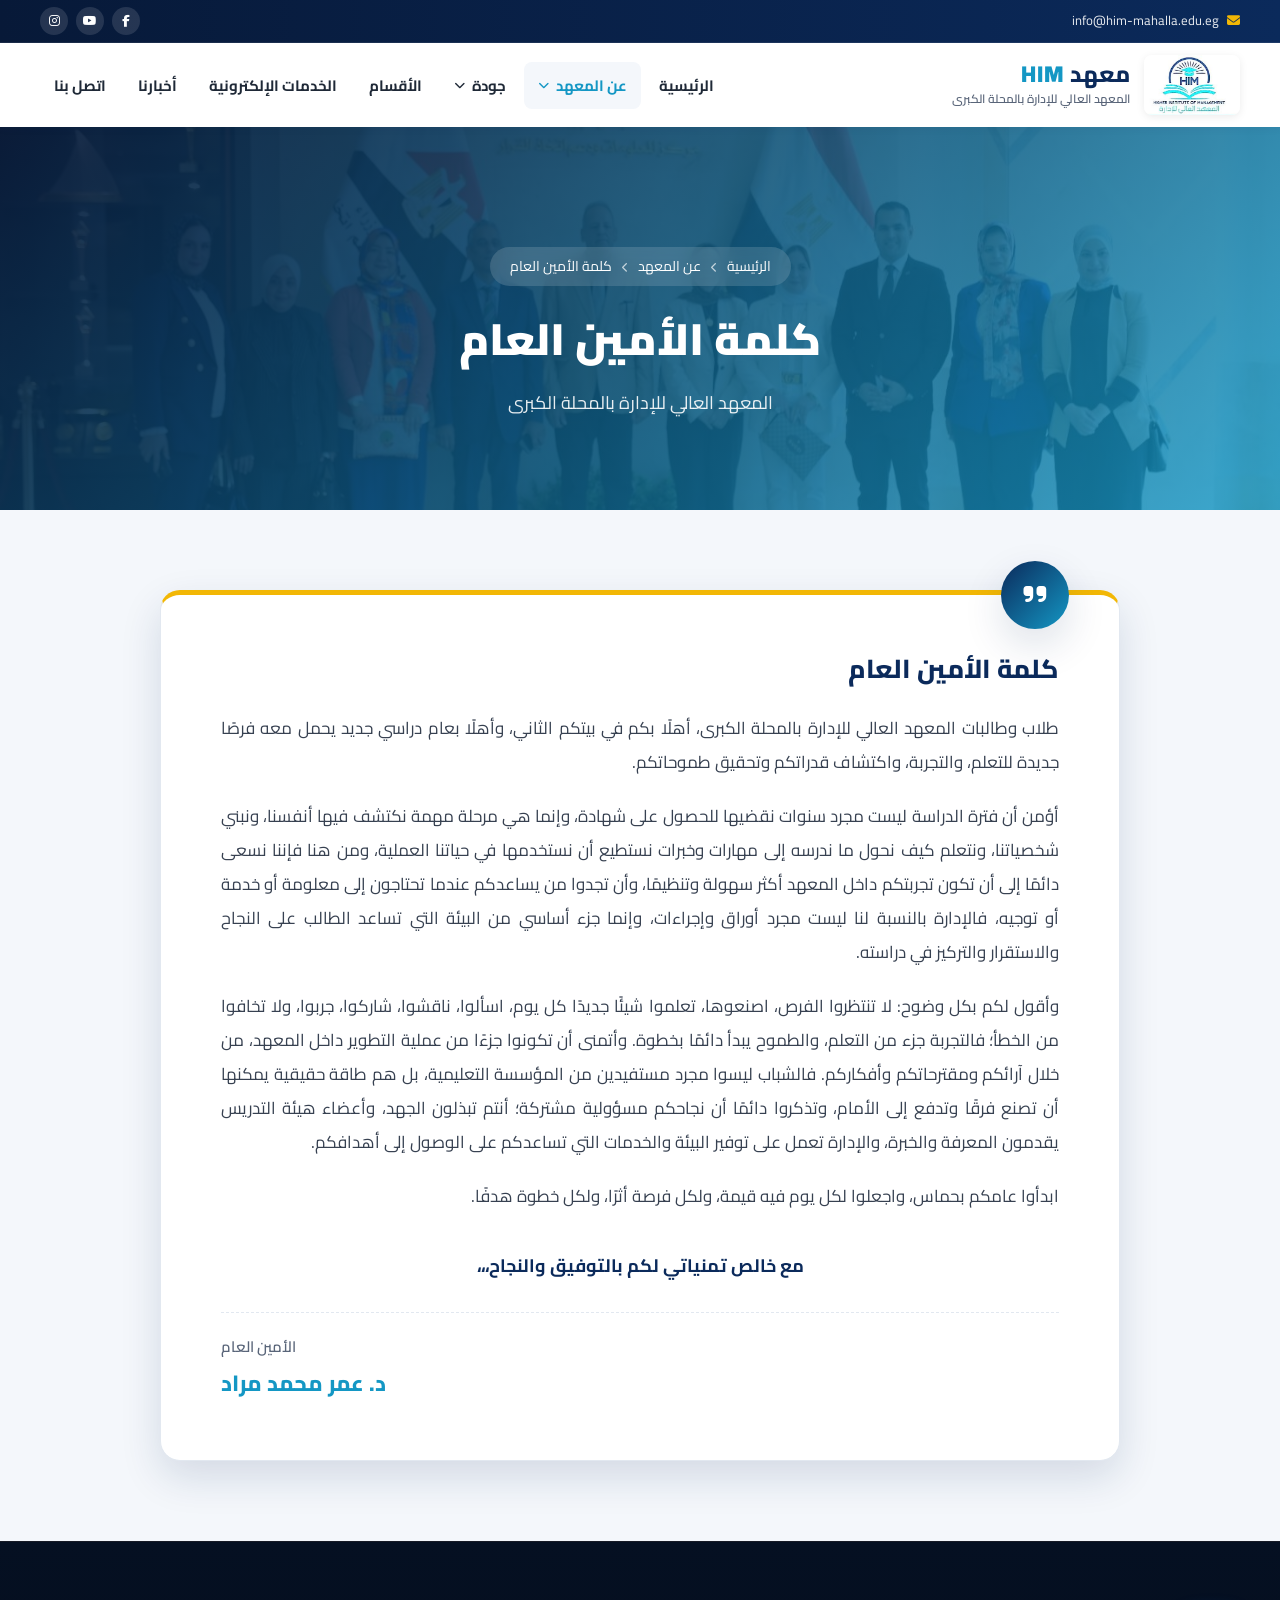
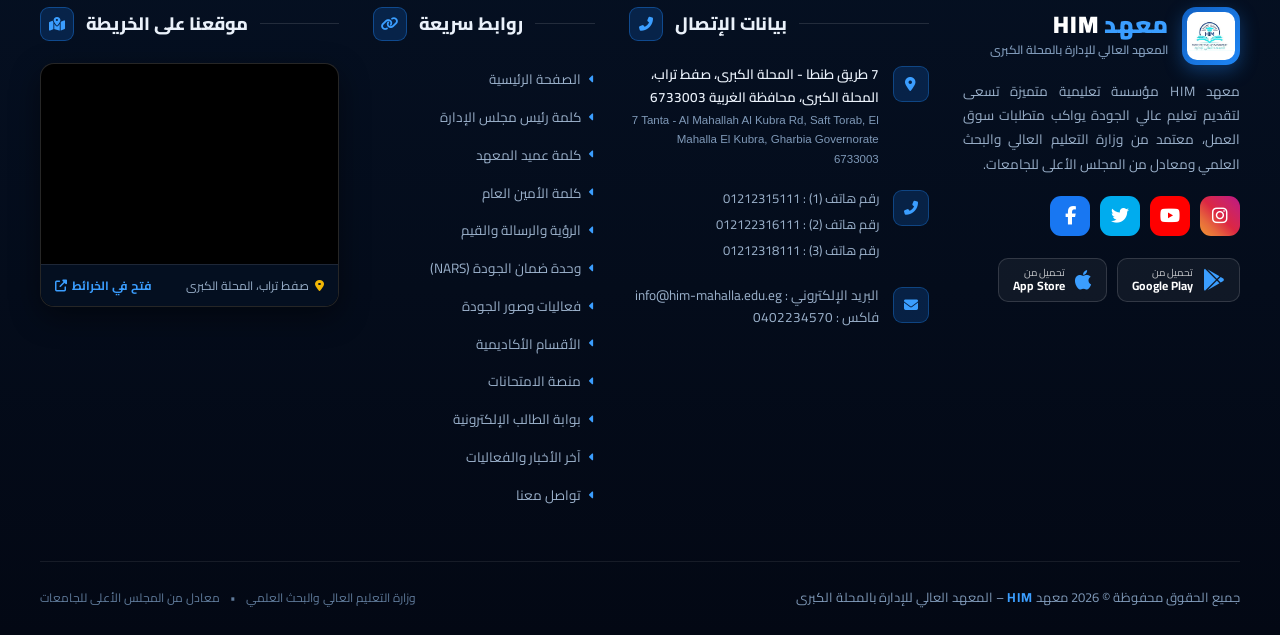
<file: secretary-general.html>
<!DOCTYPE html>
<html lang="ar" dir="rtl">
<head>
    <meta charset="UTF-8">
    <meta name="viewport" content="width=device-width, initial-scale=1.0">
    <title>كلمة الأمين العام | معهد HIM</title>
    <link rel="icon" href="images/logo.jpg" type="image/jpeg">
    <link rel="stylesheet" href="https://fonts.googleapis.com/css2?family=Cairo:wght@400;600;700;800&display=swap">
    <link rel="stylesheet" href="https://cdnjs.cloudflare.com/ajax/libs/font-awesome/6.4.0/css/all.min.css">
    <link rel="stylesheet" href="css/style.css">
</head>
<body data-page="secretary">
    <div id="site-header"></div>

    <section class="page-hero" style="background-image: url('images/selected/image-073.jpg')">
        <div class="container">
            <nav class="breadcrumb"><a href="index.html">الرئيسية</a> <i class="fas fa-chevron-left"></i> <span>عن المعهد</span> <i class="fas fa-chevron-left"></i> <span>كلمة الأمين العام</span></nav>
            <h1>كلمة الأمين العام</h1>
            <p>المعهد العالي للإدارة بالمحلة الكبرى</p>
        </div>
    </section>

    <section class="article-section">
        <div class="container">
            <article class="article-card reveal">
                <div class="article-icon"><i class="fas fa-quote-right"></i></div>
                <h2>كلمة الأمين العام</h2>
                <p>طلاب وطالبات المعهد العالي للإدارة بالمحلة الكبرى، أهلًا بكم في بيتكم الثاني، وأهلًا بعام دراسي جديد يحمل معه فرصًا جديدة للتعلم، والتجربة، واكتشاف قدراتكم وتحقيق طموحاتكم.</p>
                <p>أؤمن أن فترة الدراسة ليست مجرد سنوات نقضيها للحصول على شهادة، وإنما هي مرحلة مهمة نكتشف فيها أنفسنا، ونبني شخصياتنا، ونتعلم كيف نحول ما ندرسه إلى مهارات وخبرات نستطيع أن نستخدمها في حياتنا العملية، ومن هنا فإننا نسعى دائمًا إلى أن تكون تجربتكم داخل المعهد أكثر سهولة وتنظيمًا، وأن تجدوا من يساعدكم عندما تحتاجون إلى معلومة أو خدمة أو توجيه، فالإدارة بالنسبة لنا ليست مجرد أوراق وإجراءات، وإنما جزء أساسي من البيئة التي تساعد الطالب على النجاح والاستقرار والتركيز في دراسته.</p>
                <p>وأقول لكم بكل وضوح: لا تنتظروا الفرص، اصنعوها، تعلموا شيئًا جديدًا كل يوم، اسألوا، ناقشوا، شاركوا، جربوا، ولا تخافوا من الخطأ؛ فالتجربة جزء من التعلم، والطموح يبدأ دائمًا بخطوة. وأتمنى أن تكونوا جزءًا من عملية التطوير داخل المعهد، من خلال آرائكم ومقترحاتكم وأفكاركم. فالشباب ليسوا مجرد مستفيدين من المؤسسة التعليمية، بل هم طاقة حقيقية يمكنها أن تصنع فرقًا وتدفع إلى الأمام، وتذكروا دائمًا أن نجاحكم مسؤولية مشتركة؛ أنتم تبذلون الجهد، وأعضاء هيئة التدريس يقدمون المعرفة والخبرة، والإدارة تعمل على توفير البيئة والخدمات التي تساعدكم على الوصول إلى أهدافكم.</p>
                <p>ابدأوا عامكم بحماس، واجعلوا لكل يوم فيه قيمة، ولكل فرصة أثرًا، ولكل خطوة هدفًا.</p>
                <p class="closing">مع خالص تمنياتي لكم بالتوفيق والنجاح،،،</p>
                <div class="signature">
                    <span>الأمين العام</span>
                    <strong>د. عمر محمد مراد</strong>
                </div>
            </article>
        </div>
    </section>

    <div id="site-footer"></div>

    <script src="js/layout.js"></script>
    <script src="js/script.js"></script>
</body>
</html>
</file>
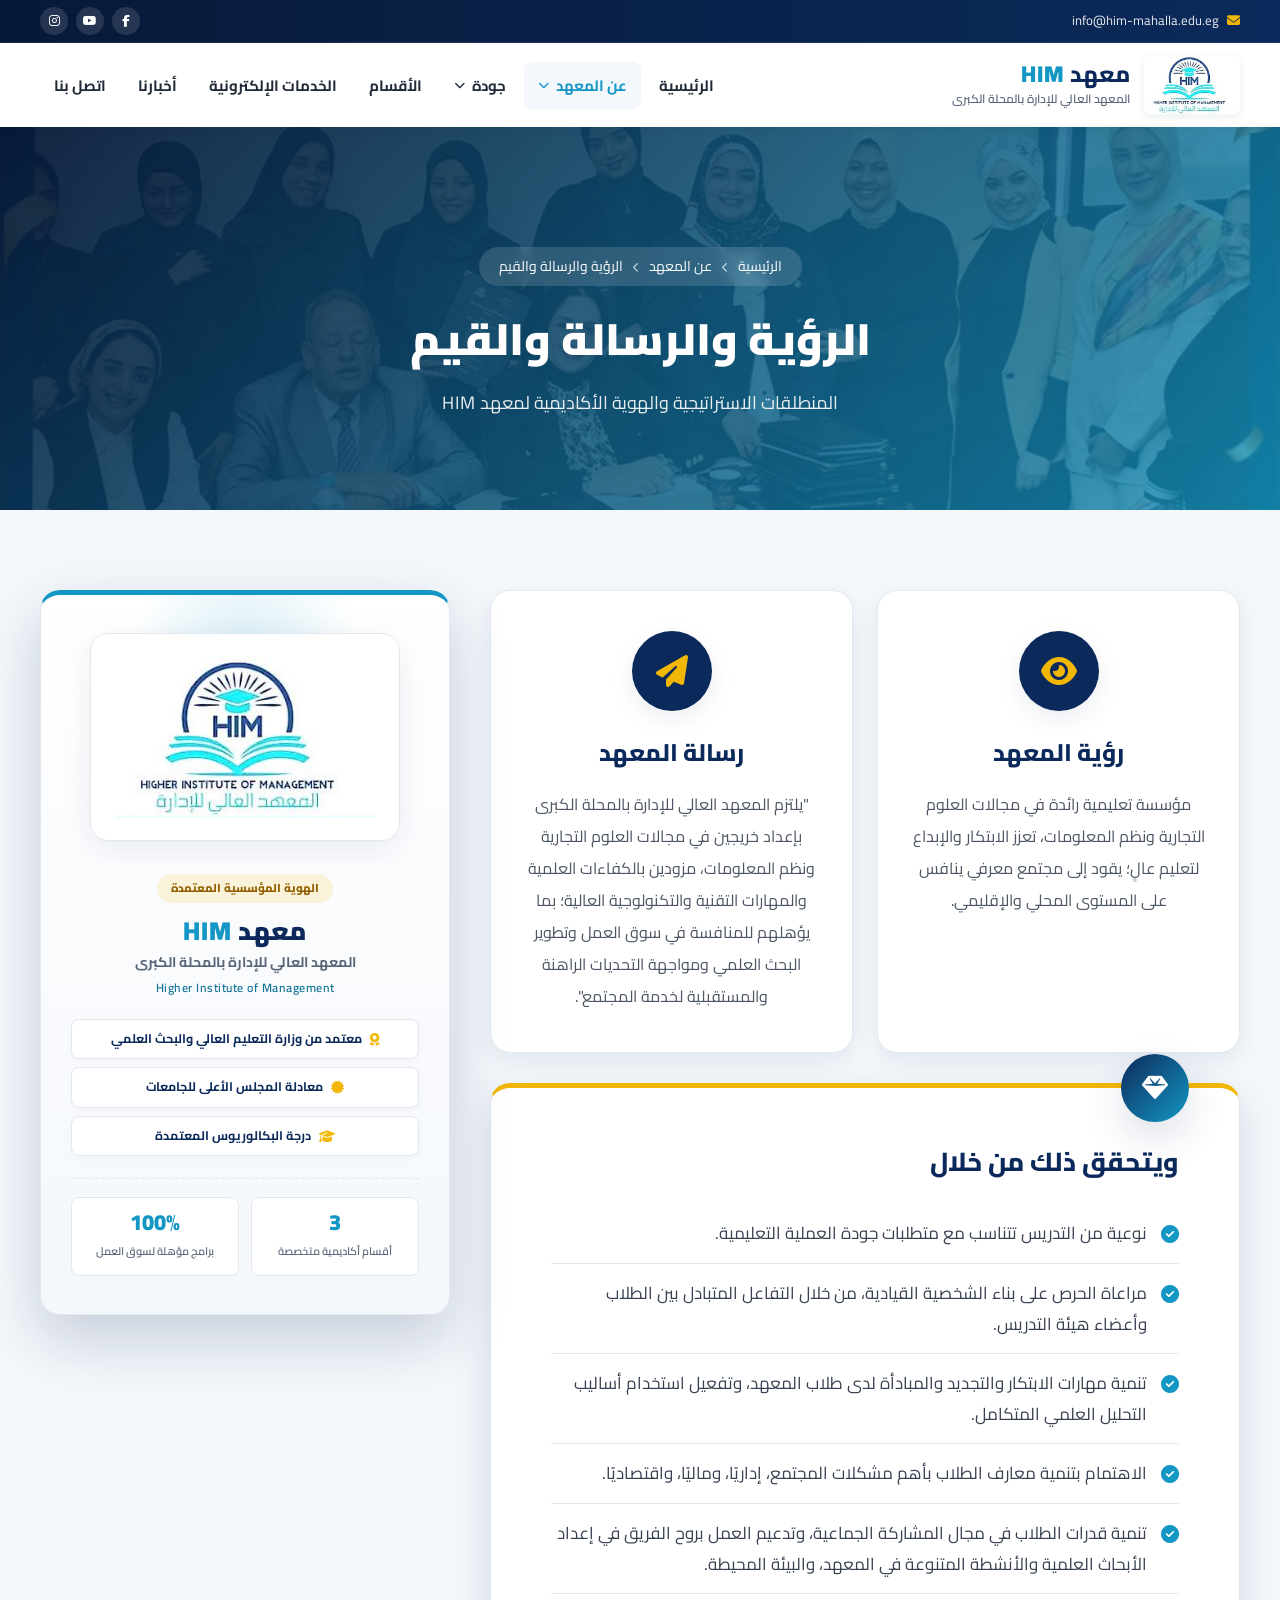
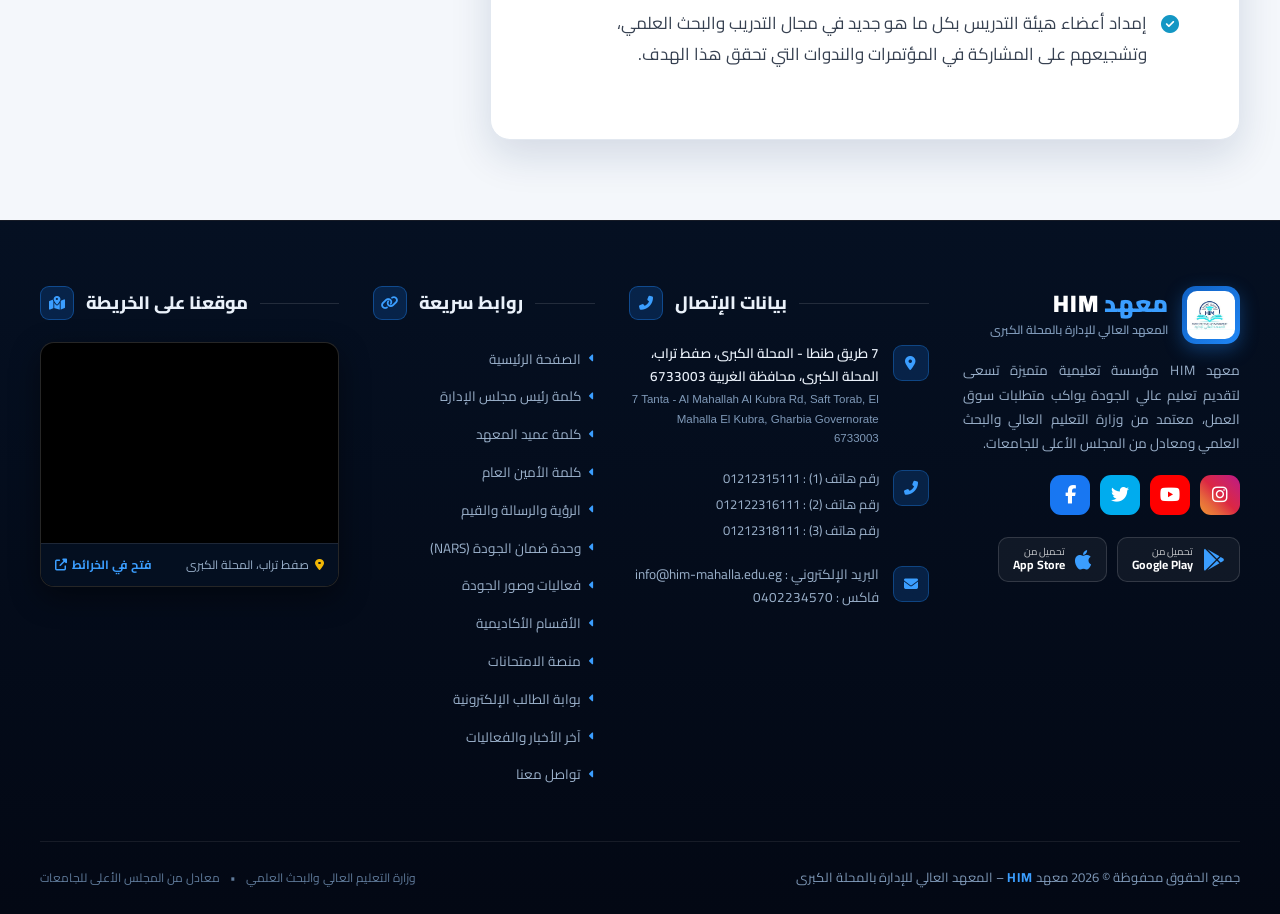
<file: vision.html>
<!DOCTYPE html>
<html lang="ar" dir="rtl">
<head>
    <meta charset="UTF-8">
    <meta name="viewport" content="width=device-width, initial-scale=1.0">
    <title>الرؤية والرسالة والقيم | معهد HIM</title>
    <link rel="icon" href="images/logo.jpg" type="image/jpeg">
    <link rel="stylesheet" href="https://fonts.googleapis.com/css2?family=Cairo:wght@400;600;700;800;900&display=swap">
    <link rel="stylesheet" href="https://cdnjs.cloudflare.com/ajax/libs/font-awesome/6.4.0/css/all.min.css">
    <link rel="stylesheet" href="css/style.css">
</head>
<body data-page="vision">
    <!-- Header injected by layout.js -->
    <div id="site-header"></div>

    <section class="page-hero" style="background-image: url('images/selected/image-491.jpg')">
        <div class="container">
            <nav class="breadcrumb">
                <a href="index.html">الرئيسية</a> 
                <i class="fas fa-chevron-left"></i> 
                <span>عن المعهد</span> 
                <i class="fas fa-chevron-left"></i> 
                <span>الرؤية والرسالة والقيم</span>
            </nav>
            <h1>الرؤية والرسالة والقيم</h1>
            <p>المنطلقات الاستراتيجية والهوية الأكاديمية لمعهد <span class="latin">HIM</span></p>
        </div>
    </section>

    <section class="article-section vision-section">
        <div class="container">
            <div class="vision-layout">
                <!-- Right Column (in RTL): Vision, Mission & Values Content -->
                <div class="vision-main-content">
                    <div class="vm-grid-inner">
                        <div class="vm-card reveal">
                            <div class="vm-icon"><i class="fas fa-eye"></i></div>
                            <h2>رؤية المعهد</h2>
                            <p>مؤسسة تعليمية رائدة في مجالات العلوم التجارية ونظم المعلومات، تعزز الابتكار والإبداع لتعليم عالٍ؛ يقود إلى مجتمع معرفي ينافس على المستوى المحلي والإقليمي.</p>
                        </div>
                        <div class="vm-card reveal">
                            <div class="vm-icon"><i class="fas fa-paper-plane"></i></div>
                            <h2>رسالة المعهد</h2>
                            <p>"يلتزم المعهد العالي للإدارة بالمحلة الكبرى بإعداد خريجين في مجالات العلوم التجارية ونظم المعلومات، مزودين بالكفاءات العلمية والمهارات التقنية والتكنولوجية العالية؛ بما يؤهلهم للمنافسة في سوق العمل وتطوير البحث العلمي ومواجهة التحديات الراهنة والمستقبلية لخدمة المجتمع".</p>
                        </div>
                    </div>

                    <article class="article-card reveal vision-values-card">
                        <div class="article-icon"><i class="fas fa-gem"></i></div>
                        <h2>ويتحقق ذلك من خلال</h2>
                        <ul class="values-list">
                            <li><i class="fas fa-check-circle"></i> نوعية من التدريس تتناسب مع متطلبات جودة العملية التعليمية.</li>
                            <li><i class="fas fa-check-circle"></i> مراعاة الحرص على بناء الشخصية القيادية، من خلال التفاعل المتبادل بين الطلاب وأعضاء هيئة التدريس.</li>
                            <li><i class="fas fa-check-circle"></i> تنمية مهارات الابتكار والتجديد والمبادأة لدى طلاب المعهد، وتفعيل استخدام أساليب التحليل العلمي المتكامل.</li>
                            <li><i class="fas fa-check-circle"></i> الاهتمام بتنمية معارف الطلاب بأهم مشكلات المجتمع، إداريًا، وماليًا، واقتصاديًا.</li>
                            <li><i class="fas fa-check-circle"></i> تنمية قدرات الطلاب في مجال المشاركة الجماعية، وتدعيم العمل بروح الفريق في إعداد الأبحاث العلمية والأنشطة المتنوعة في المعهد، والبيئة المحيطة.</li>
                            <li><i class="fas fa-check-circle"></i> إمداد أعضاء هيئة التدريس بكل ما هو جديد في مجال التدريب والبحث العلمي، وتشجيعهم على المشاركة في المؤتمرات والندوات التي تحقق هذا الهدف.</li>
                        </ul>
                    </article>
                </div>

                <!-- Left Column (in RTL): Big Logo Showcase taking prominent space -->
                <aside class="vision-logo-aside reveal">
                    <div class="vision-big-logo-card">
                        <div class="vision-logo-glow"></div>
                        <div class="vision-logo-wrapper">
                            <img src="images/logo.jpg" alt="شعار معهد HIM - المعهد العالي للإدارة بالمحلة الكبرى" class="vision-big-logo">
                        </div>
                        <div class="vision-logo-details">
                            <span class="vision-logo-tag">الهوية المؤسسية المعتمدة</span>
                            <h3>معهد <span class="latin">HIM</span></h3>
                            <p class="vision-logo-subtitle">المعهد العالي للإدارة بالمحلة الكبرى</p>
                            <p class="vision-logo-motto">Higher Institute of Management</p>
                            
                            <div class="vision-logo-badges">
                                <span class="vision-badge-pill"><i class="fas fa-award"></i> معتمد من وزارة التعليم العالي والبحث العلمي</span>
                                <span class="vision-badge-pill"><i class="fas fa-certificate"></i> معادلة المجلس الأعلى للجامعات</span>
                                <span class="vision-badge-pill"><i class="fas fa-graduation-cap"></i> درجة البكالوريوس المعتمدة</span>
                            </div>

                            <div class="vision-logo-stats">
                                <div class="vision-stat-box">
                                    <strong>3</strong>
                                    <span>أقسام أكاديمية متخصصة</span>
                                </div>
                                <div class="vision-stat-box">
                                    <strong>100%</strong>
                                    <span>برامج مؤهلة لسوق العمل</span>
                                </div>
                            </div>
                        </div>
                    </div>
                </aside>
            </div>
        </div>
    </section>

    <!-- Footer injected by layout.js -->
    <div id="site-footer"></div>

    <script src="js/layout.js"></script>
    <script src="js/script.js"></script>
</body>
</html>
</file>
<file: css/style.css>
/* ========================================================
   معهد HIM - المعهد العالي للإدارة بالمحلة الكبرى
   Master Stylesheet - High-Performance Institutional Design
   ======================================================== */

@import url('https://fonts.googleapis.com/css2?family=Cairo:wght@400;500;600;700;800;900&display=swap');

/* ========== CSS Variables ========== */
:root {
    --primary: #0b2a5b;            /* Deep Royal Navy */
    --primary-dark: #071938;       /* Midnight Navy */
    --primary-light: #163e7e;      /* Lighter Navy */
    --secondary: #1497c4;          /* Institute Cyan / Ocean Blue */
    --secondary-dark: #0e7295;     
    --accent: #f2b705;             /* Egyptian Gold */
    --accent-hover: #e5a800;
    --accent-soft: rgba(242, 183, 5, 0.14);
    --success: #10b981;
    --text: #1f2937;
    --text-muted: #596579;
    --text-light: #8c9ba5;
    --bg-light: #f4f7fb;
    --bg-alt: #edf2f9;
    --border: #e2e8f0;
    --border-light: rgba(226, 232, 240, 0.7);
    --white: #ffffff;
    --shadow-sm: 0 2px 8px rgba(11, 42, 91, 0.05);
    --shadow: 0 8px 24px rgba(11, 42, 91, 0.08);
    --shadow-lg: 0 16px 40px rgba(11, 42, 91, 0.14);
    --shadow-xl: 0 24px 60px rgba(11, 42, 91, 0.20);
    --radius-sm: 8px;
    --radius: 14px;
    --radius-lg: 20px;
    --radius-pill: 50px;
    --transition: all 0.3s cubic-bezier(0.4, 0, 0.2, 1);
    --container: 1240px;
}

/* ========== Global Reset ========== */
*, *::before, *::after {
    margin: 0;
    padding: 0;
    box-sizing: border-box;
}

html {
    scroll-behavior: smooth;
    font-size: 16px;
}

body {
    font-family: 'Cairo', -apple-system, BlinkMacSystemFont, 'Segoe UI', Roboto, sans-serif;
    line-height: 1.8;
    color: var(--text);
    background-color: var(--white);
    direction: rtl;
    text-align: right;
    overflow-x: hidden;
    -webkit-font-smoothing: antialiased;
}

.container {
    width: 100%;
    max-width: var(--container);
    margin-inline: auto;
    padding-inline: 20px;
}

img, video {
    max-width: 100%;
    height: auto;
    display: block;
}

a {
    text-decoration: none;
    color: inherit;
    transition: var(--transition);
}

ul {
    list-style: none;
}

.latin {
    font-family: 'Cairo', sans-serif;
    letter-spacing: 1px;
    direction: ltr;
    unicode-bidi: isolate;
    display: inline-block;
}

/* Custom Scrollbar */
::-webkit-scrollbar {
    width: 10px;
}
::-webkit-scrollbar-track {
    background: #f1f4f8;
}
::-webkit-scrollbar-thumb {
    background: #b4c2d4;
    border-radius: 5px;
}
::-webkit-scrollbar-thumb:hover {
    background: var(--secondary);
}

/* ========== Buttons ========== */
.btn {
    display: inline-flex;
    align-items: center;
    justify-content: center;
    gap: 10px;
    padding: 13px 32px;
    border-radius: var(--radius-pill);
    font-family: inherit;
    font-size: 15px;
    font-weight: 700;
    line-height: 1;
    border: 2px solid transparent;
    cursor: pointer;
    transition: var(--transition);
    white-space: nowrap;
    text-decoration: none;
}

.btn-primary {
    background: linear-gradient(135deg, #f7c936 0%, var(--accent) 100%);
    color: var(--primary-dark);
    box-shadow: 0 4px 18px rgba(242, 183, 5, 0.35);
}

.btn-primary:hover {
    background: linear-gradient(135deg, var(--accent) 0%, #dda200 100%);
    transform: translateY(-2px);
    box-shadow: 0 8px 24px rgba(242, 183, 5, 0.45);
}

.btn-secondary {
    background: var(--secondary);
    color: var(--white);
    box-shadow: 0 4px 18px rgba(20, 151, 196, 0.3);
}

.btn-secondary:hover {
    background: var(--secondary-dark);
    color: var(--white);
    transform: translateY(-2px);
    box-shadow: 0 8px 24px rgba(20, 151, 196, 0.4);
}

.btn-outline {
    background: rgba(255, 255, 255, 0.1);
    color: var(--white);
    border-color: rgba(255, 255, 255, 0.8);
    backdrop-filter: blur(8px);
}

.btn-outline:hover {
    background: var(--white);
    color: var(--primary-dark);
    border-color: var(--white);
    transform: translateY(-2px);
    box-shadow: 0 8px 24px rgba(0, 0, 0, 0.15);
}

.btn-sm {
    padding: 9px 20px;
    font-size: 13px;
}

.center-btn {
    text-align: center;
    margin-top: 45px;
}

/* ========== Section Headings ========== */
.section-title {
    text-align: center;
    font-size: 32px;
    font-weight: 800;
    color: var(--primary);
    margin-bottom: 12px;
    position: relative;
    padding-bottom: 16px;
    line-height: 1.3;
}

.section-title::after {
    content: '';
    position: absolute;
    bottom: 0;
    left: 50%;
    transform: translateX(-50%);
    width: 70px;
    height: 4px;
    background: linear-gradient(90deg, var(--accent), var(--secondary));
    border-radius: 4px;
}

.section-title.align-start {
    text-align: right;
}

.section-title.align-start::after {
    left: auto;
    right: 0;
    transform: none;
}

.section-title.light {
    color: var(--white);
}

.section-subtitle {
    text-align: center;
    color: var(--text-muted);
    font-size: 16px;
    max-width: 680px;
    margin: 0 auto 40px;
}

.section-subtitle.light {
    color: rgba(255, 255, 255, 0.85);
}

/* ========== Header & Top Bar ========== */
.header {
    background: var(--white);
    position: sticky;
    top: 0;
    z-index: 1000;
    box-shadow: var(--shadow-sm);
    transition: var(--transition);
}

.header.scrolled {
    box-shadow: var(--shadow);
}

.header-top {
    background: linear-gradient(90deg, var(--primary-dark) 0%, var(--primary) 100%);
    color: var(--white);
    padding: 7px 0;
    font-size: 13px;
    border-bottom: 1px solid rgba(255, 255, 255, 0.08);
}

.header-top .container {
    display: flex;
    justify-content: space-between;
    align-items: center;
    flex-wrap: wrap;
    gap: 10px;
}

.header-contact {
    display: flex;
    align-items: center;
    gap: 22px;
}

.header-contact span {
    display: inline-flex;
    align-items: center;
    gap: 8px;
    color: rgba(255, 255, 255, 0.9);
}

.header-contact span i {
    color: var(--accent);
}

.header-social {
    display: flex;
    align-items: center;
    gap: 8px;
}

.header-social a {
    width: 28px;
    height: 28px;
    display: inline-flex;
    align-items: center;
    justify-content: center;
    border-radius: 50%;
    background: rgba(255, 255, 255, 0.12);
    color: var(--white);
    font-size: 12px;
    transition: var(--transition);
}

.header-social a:hover {
    background: var(--accent);
    color: var(--primary-dark);
    transform: translateY(-2px);
}

/* Navbar */
.navbar {
    display: flex;
    justify-content: space-between;
    align-items: center;
    padding: 12px 0;
    position: relative;
}

.nav-brand {
    display: flex;
    align-items: center;
    gap: 14px;
    text-decoration: none;
}

.logo {
    height: 60px;
    width: auto;
    border-radius: 8px;
    box-shadow: 0 2px 8px rgba(0, 0, 0, 0.08);
}

.brand-text {
    display: flex;
    flex-direction: column;
}

.brand-name {
    font-size: 23px;
    font-weight: 800;
    color: var(--primary);
    line-height: 1.2;
}

.brand-name .latin {
    color: var(--secondary);
    font-weight: 900;
}

.brand-sub {
    font-size: 12px;
    color: var(--text-muted);
    font-weight: 600;
}

.nav-menu {
    display: flex;
    align-items: center;
    gap: 4px;
}

.nav-menu > li {
    position: relative;
}

.nav-menu > li > a {
    display: flex;
    align-items: center;
    gap: 7px;
    font-weight: 700;
    font-size: 15px;
    color: var(--text);
    padding: 10px 14px;
    border-radius: var(--radius-sm);
    transition: var(--transition);
}

.nav-menu > li > a i {
    font-size: 11px;
    transition: var(--transition);
}

.nav-menu > li > a:hover,
.nav-menu > li > a.active {
    color: var(--secondary);
    background: var(--bg-light);
}

/* Dropdown */
.has-dropdown {
    position: relative;
}

.dropdown {
    position: absolute;
    top: calc(100% + 10px);
    right: 0;
    min-width: 270px;
    background: var(--white);
    border-radius: var(--radius);
    box-shadow: var(--shadow-xl);
    padding: 10px;
    opacity: 0;
    visibility: hidden;
    transform: translateY(12px);
    transition: var(--transition);
    border-top: 3px solid var(--accent);
    border-inline: 1px solid var(--border);
    border-bottom: 1px solid var(--border);
    z-index: 100;
}

.has-dropdown:hover .dropdown,
.has-dropdown.open .dropdown {
    opacity: 1;
    visibility: visible;
    transform: translateY(0);
}

.has-dropdown:hover > a i,
.has-dropdown.open > a i {
    transform: rotate(180deg);
}

.dropdown li {
    margin-bottom: 4px;
}

.dropdown li:last-child {
    margin-bottom: 0;
}

.dropdown a {
    display: flex;
    align-items: center;
    gap: 12px;
    padding: 11px 16px;
    border-radius: var(--radius-sm);
    font-weight: 600;
    font-size: 14px;
    color: var(--text);
}

.dropdown a i {
    color: var(--secondary);
    width: 20px;
    text-align: center;
    font-size: 14px;
    transition: var(--transition);
}

.dropdown a:hover,
.dropdown a.current {
    background: var(--bg-light);
    color: var(--primary);
    padding-right: 20px;
}

.dropdown a:hover i,
.dropdown a.current i {
    color: var(--accent);
}

.nav-toggle {
    display: none;
    background: none;
    border: none;
    font-size: 24px;
    cursor: pointer;
    color: var(--primary);
    padding: 8px;
    border-radius: var(--radius-sm);
}

/* ========== Hero Section with Video ========== */
.hero-video {
    position: relative;
    height: 85vh;
    min-height: 560px;
    max-height: 800px;
    overflow: hidden;
    display: flex;
    align-items: center;
    color: var(--white);
    background: #000;
}

.hero-bg {
    position: absolute;
    inset: 0;
    width: 100%;
    height: 100%;
    object-fit: cover;
    z-index: 0;
    filter: none;
}

.hero-overlay {
    position: absolute;
    inset: 0;
    background: linear-gradient(
        270deg,
        rgba(0, 0, 0, 0.60) 0%,
        rgba(0, 0, 0, 0.25) 50%,
        rgba(0, 0, 0, 0.05) 100%
    );
    z-index: 1;
}

.hero-inner {
    position: relative;
    z-index: 2;
    width: 100%;
}

.hero-content {
    max-width: 720px;
    animation: heroFadeUp 0.9s cubic-bezier(0.16, 1, 0.3, 1) both;
}

.hero-tag {
    display: inline-flex;
    align-items: center;
    gap: 8px;
    background: rgba(242, 183, 5, 0.18);
    color: var(--accent);
    border: 1px solid rgba(242, 183, 5, 0.45);
    padding: 6px 18px;
    border-radius: var(--radius-pill);
    font-weight: 700;
    font-size: 13px;
    margin-bottom: 18px;
    backdrop-filter: blur(8px);
}

.hero-content h1 {
    font-size: 58px;
    font-weight: 900;
    line-height: 1.15;
    margin-bottom: 10px;
    letter-spacing: -0.5px;
    text-shadow: 0 4px 24px rgba(0, 0, 0, 0.75), 0 2px 8px rgba(0, 0, 0, 0.6);
}

.hero-content h1 .latin {
    color: var(--accent);
    position: relative;
}

.hero-content h2 {
    font-size: 26px;
    font-weight: 700;
    margin-bottom: 18px;
    color: rgba(255, 255, 255, 0.95);
    text-shadow: 0 3px 14px rgba(0, 0, 0, 0.7), 0 1px 4px rgba(0, 0, 0, 0.5);
}

.hero-content p {
    font-size: 18px;
    line-height: 1.8;
    color: rgba(255, 255, 255, 0.95);
    margin-bottom: 32px;
    max-width: 620px;
    text-shadow: 0 2px 12px rgba(0, 0, 0, 0.75);
}

.hero-buttons {
    display: flex;
    align-items: center;
    gap: 16px;
    flex-wrap: wrap;
}

.scroll-down {
    position: absolute;
    bottom: 24px;
    left: 50%;
    transform: translateX(-50%);
    z-index: 3;
    width: 44px;
    height: 44px;
    border: 2px solid rgba(255, 255, 255, 0.5);
    border-radius: 50%;
    display: flex;
    align-items: center;
    justify-content: center;
    color: var(--white);
    font-size: 16px;
    animation: scrollBounce 2.2s infinite;
    transition: var(--transition);
}

.scroll-down:hover {
    border-color: var(--accent);
    color: var(--accent);
}

@keyframes heroFadeUp {
    from {
        opacity: 0;
        transform: translateY(35px);
    }
    to {
        opacity: 1;
        transform: translateY(0);
    }
}

@keyframes scrollBounce {
    0%, 20%, 50%, 80%, 100% {
        transform: translate(-50%, 0);
    }
    40% {
        transform: translate(-50%, -10px);
    }
    60% {
        transform: translate(-50%, -5px);
    }
}

/* ========== Electronic Services Floating Bar ========== */
.services-section {
    position: relative;
    z-index: 10;
    margin-top: -65px;
    padding-bottom: 40px;
}

.services-wrap {
    background: var(--white);
    border-radius: var(--radius-lg);
    box-shadow: var(--shadow-xl);
    padding: 36px 40px;
    border: 1px solid var(--border);
    display: grid;
    grid-template-columns: 280px 1fr;
    gap: 36px;
    align-items: center;
}

.services-head h2 {
    font-size: 28px;
    font-weight: 800;
    color: var(--primary);
    line-height: 1.25;
    margin-bottom: 8px;
}

.services-head p {
    color: var(--text-muted);
    font-size: 15px;
}

.services-grid-detailed {
    display: grid;
    grid-template-columns: repeat(2, 1fr);
    gap: 24px;
}

.service-item {
    display: flex;
    align-items: center;
    gap: 20px;
    padding: 24px 26px;
    border-radius: var(--radius);
    border: 1px solid var(--border);
    background: var(--bg-light);
    text-decoration: none;
    color: inherit;
    cursor: pointer;
    transition: var(--transition);
    position: relative;
    overflow: hidden;
}

.service-item::before {
    content: '';
    position: absolute;
    inset: 0;
    background: linear-gradient(135deg, rgba(20, 151, 196, 0.08), rgba(11, 42, 91, 0.03));
    opacity: 0;
    transition: var(--transition);
}

.service-item:hover {
    border-color: var(--secondary);
    background: var(--white);
    transform: translateY(-5px);
    box-shadow: var(--shadow-lg);
}

.service-item:hover::before {
    opacity: 1;
}

.service-item-icon {
    width: 68px;
    height: 68px;
    flex-shrink: 0;
    border-radius: 18px;
    background: linear-gradient(135deg, var(--primary) 0%, var(--secondary) 100%);
    color: var(--white);
    display: flex;
    align-items: center;
    justify-content: center;
    font-size: 28px;
    box-shadow: 0 8px 20px rgba(11, 42, 91, 0.2);
    transition: var(--transition);
}

.service-item:hover .service-item-icon {
    transform: scale(1.08);
    box-shadow: 0 10px 24px rgba(20, 151, 196, 0.35);
}

.service-item-content {
    flex: 1;
}

.service-item h3 {
    font-size: 20px;
    font-weight: 700;
    color: var(--primary);
    margin-bottom: 4px;
}

.service-item p {
    color: var(--text-muted);
    font-size: 14px;
    line-height: 1.6;
}

.service-badge {
    display: inline-block;
    padding: 3px 10px;
    background: var(--accent-soft);
    color: #925f00;
    border-radius: var(--radius-pill);
    font-size: 11px;
    font-weight: 700;
    margin-bottom: 6px;
}

.service-arrow {
    font-size: 16px;
    color: var(--secondary);
    transition: var(--transition);
}

.service-item:hover .service-arrow {
    transform: translateX(-6px);
    color: var(--accent);
}

/* ========== About Quick Cards Section ========== */
.about-quick {
    padding: 70px 0 80px;
    background: var(--white);
}

.about-cards {
    display: grid;
    grid-template-columns: repeat(4, 1fr);
    gap: 24px;
}

.about-card {
    background: var(--white);
    border: 1px solid var(--border);
    border-radius: var(--radius);
    padding: 34px 24px;
    text-align: center;
    position: relative;
    overflow: hidden;
    transition: var(--transition);
    display: flex;
    flex-direction: column;
    justify-content: space-between;
}

.about-card::before {
    content: '';
    position: absolute;
    bottom: 0;
    left: 0;
    right: 0;
    height: 4px;
    background: linear-gradient(90deg, var(--accent), var(--secondary));
    transform: scaleX(0);
    transition: var(--transition);
}

.about-card:hover {
    transform: translateY(-8px);
    box-shadow: var(--shadow-xl);
    border-color: rgba(20, 151, 196, 0.3);
}

.about-card:hover::before {
    transform: scaleX(1);
}

.about-card-icon {
    width: 72px;
    height: 72px;
    margin: 0 auto 20px;
    border-radius: 50%;
    background: var(--bg-light);
    color: var(--secondary);
    display: flex;
    align-items: center;
    justify-content: center;
    font-size: 28px;
    transition: var(--transition);
    border: 1px solid var(--border);
}

.about-card:hover .about-card-icon {
    background: linear-gradient(135deg, var(--primary), var(--secondary));
    color: var(--white);
    transform: scale(1.1);
}

.about-card h3 {
    font-size: 19px;
    font-weight: 700;
    color: var(--primary);
    margin-bottom: 8px;
    line-height: 1.4;
}

.about-card p {
    color: var(--text-muted);
    font-size: 14px;
    margin-bottom: 18px;
}

.about-card-link {
    font-size: 14px;
    font-weight: 700;
    color: var(--secondary);
    display: inline-flex;
    align-items: center;
    justify-content: center;
    gap: 6px;
    margin-top: auto;
}

.about-card:hover .about-card-link {
    color: var(--accent-hover);
}

.about-card:hover .about-card-link i {
    transform: translateX(-4px);
}

/* ========== Student Life & Booklet Intro ========== */
.intro {
    padding: 85px 0;
    background: var(--bg-light);
    position: relative;
    overflow: hidden;
}

.intro-grid {
    display: grid;
    grid-template-columns: 1.15fr 0.85fr;
    gap: 55px;
    align-items: center;
    margin-bottom: 60px;
}

.intro-text p {
    color: #3e4858;
    margin-bottom: 18px;
    font-size: 16px;
    text-align: justify;
    line-height: 1.9;
}

.intro-highlights {
    display: grid;
    grid-template-columns: repeat(2, 1fr);
    gap: 14px;
    margin: 24px 0 28px;
}

.intro-highlight-item {
    display: flex;
    align-items: center;
    gap: 10px;
    padding: 10px 14px;
    background: var(--white);
    border-radius: var(--radius-sm);
    border: 1px solid var(--border);
    font-size: 14px;
    font-weight: 600;
    color: var(--primary);
}

.intro-highlight-item i {
    color: var(--secondary);
}

.intro-media {
    position: relative;
    padding-bottom: 50px;
}

.intro-img-main {
    width: 86%;
    border-radius: var(--radius-lg);
    box-shadow: var(--shadow-xl);
    object-fit: cover;
    border: 4px solid var(--white);
}

.intro-img-sub {
    position: absolute;
    width: 52%;
    left: 0;
    bottom: 0;
    border-radius: var(--radius-lg);
    border: 6px solid var(--white);
    box-shadow: var(--shadow-xl);
    object-fit: cover;
}

.intro-badge-float {
    position: absolute;
    top: 20px;
    right: -15px;
    background: linear-gradient(135deg, var(--accent) 0%, #e5a800 100%);
    color: var(--primary-dark);
    padding: 10px 18px;
    border-radius: var(--radius-pill);
    font-weight: 800;
    font-size: 13px;
    box-shadow: var(--shadow-lg);
    z-index: 3;
}

/* Stats Counter */
.stats {
    display: grid;
    grid-template-columns: repeat(4, 1fr);
    gap: 22px;
}

.stat {
    background: var(--white);
    border-radius: var(--radius);
    padding: 28px 20px;
    text-align: center;
    box-shadow: var(--shadow);
    border: 1px solid var(--border);
    transition: var(--transition);
}

.stat:hover {
    transform: translateY(-5px);
    box-shadow: var(--shadow-lg);
    border-color: var(--secondary);
}

.stat i {
    font-size: 32px;
    color: var(--secondary);
    margin-bottom: 12px;
}

.stat strong {
    display: block;
    font-size: 42px;
    font-weight: 900;
    color: var(--primary);
    line-height: 1.1;
    margin-bottom: 6px;
}

.stat span {
    color: var(--text-muted);
    font-size: 14px;
    font-weight: 600;
}

/* ========== Honor Board & Achievements ========== */
.achievements {
    padding: 85px 0;
    background: linear-gradient(135deg, #071938 0%, #0b2a5b 50%, #0f4077 100%);
    position: relative;
    overflow: hidden;
}

.achievements::before {
    content: '';
    position: absolute;
    inset: 0;
    background: radial-gradient(circle at 10% 20%, rgba(20, 151, 196, 0.15) 0%, transparent 50%),
                radial-gradient(circle at 90% 80%, rgba(242, 183, 5, 0.12) 0%, transparent 50%);
    pointer-events: none;
}

.achievements-grid {
    display: grid;
    grid-template-columns: repeat(3, 1fr);
    gap: 22px;
    position: relative;
    z-index: 1;
}

.achievement {
    display: flex;
    align-items: center;
    gap: 18px;
    background: rgba(255, 255, 255, 0.08);
    border: 1px solid rgba(255, 255, 255, 0.15);
    border-radius: var(--radius);
    padding: 22px;
    color: var(--white);
    backdrop-filter: blur(10px);
    transition: var(--transition);
    text-decoration: none;
}

.achievement:hover {
    background: rgba(255, 255, 255, 0.16);
    border-color: var(--accent);
    transform: translateY(-5px);
}

.rank {
    width: 56px;
    height: 56px;
    flex-shrink: 0;
    border-radius: 50%;
    display: flex;
    align-items: center;
    justify-content: center;
    font-size: 24px;
    font-weight: 900;
    color: var(--primary-dark);
    box-shadow: 0 4px 14px rgba(0, 0, 0, 0.25);
}

.rank.gold {
    background: linear-gradient(135deg, #ffe066 0%, #f2b705 100%);
}

.rank.silver {
    background: linear-gradient(135deg, #ffffff 0%, #cbd5e1 100%);
}

.rank.bronze {
    background: linear-gradient(135deg, #fcd0a1 0%, #d97706 100%);
}

.achievement-content h4 {
    font-size: 17px;
    font-weight: 700;
    line-height: 1.4;
    margin-bottom: 4px;
}

.achievement-content p {
    font-size: 13px;
    color: rgba(255, 255, 255, 0.75);
}

/* ========== Departments ========== */
.departments {
    padding: 85px 0;
    background: var(--white);
}

.departments-grid {
    display: grid;
    grid-template-columns: repeat(3, 1fr);
    gap: 30px;
}

.department-card {
    background: var(--white);
    border-radius: var(--radius);
    overflow: hidden;
    box-shadow: var(--shadow);
    border: 1px solid var(--border);
    transition: var(--transition);
    display: flex;
    flex-direction: column;
}

.department-card:hover {
    transform: translateY(-8px);
    box-shadow: var(--shadow-xl);
    border-color: var(--secondary);
}

.department-image {
    height: 220px;
    overflow: hidden;
    position: relative;
}

.department-image img {
    width: 100%;
    height: 100%;
    object-fit: cover;
    transition: transform 0.6s cubic-bezier(0.25, 1, 0.5, 1);
}

.department-card:hover .department-image img {
    transform: scale(1.08);
}

.department-badge {
    position: absolute;
    top: 14px;
    right: 14px;
    background: var(--primary-dark);
    color: var(--accent);
    padding: 5px 14px;
    border-radius: var(--radius-pill);
    font-size: 12px;
    font-weight: 800;
    box-shadow: var(--shadow);
}

.department-content {
    padding: 26px;
    flex: 1;
    display: flex;
    flex-direction: column;
}

.department-content h3 {
    font-size: 21px;
    font-weight: 800;
    color: var(--primary);
    margin-bottom: 12px;
    display: flex;
    align-items: center;
    gap: 10px;
}

.department-content h3 i {
    color: var(--secondary);
}

.department-content p {
    color: var(--text-muted);
    font-size: 14px;
    line-height: 1.7;
    margin-bottom: 20px;
}

.department-features {
    list-style: none;
    margin-top: auto;
    border-top: 1px dashed var(--border);
    padding-top: 16px;
}

.department-features li {
    padding: 5px 0;
    color: #4a5568;
    display: flex;
    align-items: center;
    gap: 10px;
    font-size: 14px;
}

.department-features li i {
    color: var(--secondary);
    font-size: 13px;
}

/* ========== News Section ========== */
.news {
    padding: 85px 0;
    background: var(--bg-light);
}

.news-grid {
    display: grid;
    grid-template-columns: repeat(3, 1fr);
    gap: 28px;
}

.news-card {
    background: var(--white);
    border-radius: var(--radius);
    overflow: hidden;
    box-shadow: var(--shadow);
    border: 1px solid var(--border);
    cursor: pointer;
    display: flex;
    flex-direction: column;
    outline: none;
    transition: var(--transition);
}

.news-card:hover,
.news-card:focus-visible {
    transform: translateY(-7px);
    box-shadow: var(--shadow-xl);
    border-color: var(--secondary);
}

.news-image {
    position: relative;
    aspect-ratio: 1 / 1;
    overflow: hidden;
    background: var(--primary-dark);
}

.news-image img {
    width: 100%;
    height: 100%;
    object-fit: cover;
    transition: transform 0.6s cubic-bezier(0.25, 1, 0.5, 1);
}

.news-card:hover .news-image img {
    transform: scale(1.06);
}

.news-badge {
    position: absolute;
    top: 14px;
    right: 14px;
    background: var(--accent);
    color: var(--primary-dark);
    font-size: 12px;
    font-weight: 800;
    padding: 4px 14px;
    border-radius: var(--radius-pill);
    box-shadow: var(--shadow-sm);
}

.news-badge.static {
    position: static;
    display: inline-block;
    margin-left: 10px;
}

.news-count {
    position: absolute;
    bottom: 14px;
    left: 14px;
    background: rgba(7, 25, 56, 0.85);
    color: var(--white);
    font-size: 12px;
    font-weight: 600;
    padding: 4px 12px;
    border-radius: var(--radius-pill);
    backdrop-filter: blur(6px);
}

.news-content {
    padding: 22px 24px;
    display: flex;
    flex-direction: column;
    flex: 1;
}

.news-date {
    display: inline-flex;
    align-items: center;
    gap: 6px;
    color: var(--secondary);
    font-size: 13px;
    font-weight: 700;
    margin-bottom: 8px;
}

.news-content h3 {
    font-size: 17px;
    font-weight: 800;
    color: var(--primary);
    line-height: 1.5;
    margin-bottom: 10px;
}

.news-content p {
    color: var(--text-muted);
    font-size: 14px;
    line-height: 1.7;
    flex: 1;
}

.read-more {
    margin-top: 16px;
    color: var(--secondary);
    font-weight: 700;
    font-size: 14px;
    display: inline-flex;
    align-items: center;
    gap: 6px;
}

.read-more i {
    transition: var(--transition);
}

.news-card:hover .read-more {
    color: var(--accent-hover);
}

.news-card:hover .read-more i {
    transform: translateX(-4px);
}

/* News page specific */
.news-page {
    padding-top: 55px;
}

.news-filters {
    display: flex;
    flex-wrap: wrap;
    justify-content: center;
    gap: 10px;
    margin-bottom: 45px;
}

.filter-btn {
    font-family: inherit;
    font-weight: 700;
    font-size: 14px;
    padding: 9px 22px;
    border-radius: var(--radius-pill);
    border: 1px solid var(--border);
    background: var(--white);
    color: var(--text);
    cursor: pointer;
    transition: var(--transition);
}

.filter-btn:hover {
    border-color: var(--secondary);
    color: var(--secondary);
}

.filter-btn.active {
    background: var(--primary);
    border-color: var(--primary);
    color: var(--white);
    box-shadow: 0 4px 14px rgba(11, 42, 91, 0.25);
}

/* News Modal / Lightbox */
.news-modal {
    position: fixed;
    inset: 0;
    background: rgba(7, 25, 56, 0.82);
    backdrop-filter: blur(6px);
    z-index: 2000;
    display: flex;
    align-items: center;
    justify-content: center;
    padding: 20px;
    opacity: 0;
    transition: opacity 0.25s ease;
}

.news-modal.show {
    opacity: 1;
}

.news-modal-box {
    position: relative;
    background: var(--white);
    border-radius: var(--radius-lg);
    width: min(1080px, 100%);
    max-height: 90vh;
    overflow: hidden;
    display: grid;
    grid-template-columns: 1fr 1fr;
    box-shadow: 0 25px 60px rgba(0, 0, 0, 0.4);
    transform: scale(0.96);
    transition: transform 0.25s ease;
}

.news-modal.show .news-modal-box {
    transform: none;
}

.modal-close {
    position: absolute;
    top: 14px;
    left: 14px;
    z-index: 10;
    width: 42px;
    height: 42px;
    border-radius: 50%;
    border: none;
    background: var(--white);
    color: var(--primary);
    font-size: 18px;
    cursor: pointer;
    box-shadow: var(--shadow);
    display: flex;
    align-items: center;
    justify-content: center;
    transition: var(--transition);
}

.modal-close:hover {
    background: var(--accent);
    color: var(--primary-dark);
}

.modal-gallery {
    position: relative;
    background: #08152c;
    display: flex;
    flex-direction: column;
    justify-content: center;
}

.modal-main {
    width: 100%;
    max-height: 70vh;
    object-fit: contain;
}

.gal-btn {
    position: absolute;
    top: 50%;
    transform: translateY(-50%);
    width: 44px;
    height: 44px;
    border-radius: 50%;
    border: none;
    background: rgba(255, 255, 255, 0.9);
    color: var(--primary);
    cursor: pointer;
    font-size: 16px;
    display: flex;
    align-items: center;
    justify-content: center;
    box-shadow: var(--shadow);
    transition: var(--transition);
}

.gal-btn:hover {
    background: var(--accent);
    color: var(--primary-dark);
}

.gal-prev {
    right: 14px;
}

.gal-next {
    left: 14px;
}

.modal-thumbs {
    display: flex;
    gap: 8px;
    padding: 12px;
    overflow-x: auto;
    justify-content: center;
    background: rgba(0, 0, 0, 0.3);
}

.modal-thumbs img {
    width: 64px;
    height: 64px;
    object-fit: cover;
    border-radius: var(--radius-sm);
    cursor: pointer;
    opacity: 0.55;
    border: 2px solid transparent;
    transition: var(--transition);
}

.modal-thumbs img.active,
.modal-thumbs img:hover {
    opacity: 1;
    border-color: var(--accent);
}

.modal-body {
    padding: 38px 34px;
    overflow-y: auto;
    max-height: 90vh;
}

.modal-body h2 {
    font-size: 23px;
    font-weight: 800;
    color: var(--primary);
    line-height: 1.5;
    margin: 14px 0 18px;
}

.modal-body p {
    color: #3e4858;
    margin-bottom: 16px;
    text-align: justify;
    line-height: 1.9;
    font-size: 15px;
}

/* ========== Inner Pages (Page Hero & Articles) ========== */
.page-hero {
    position: relative;
    padding: 120px 0 90px;
    background-size: cover;
    background-position: center;
    color: var(--white);
    text-align: center;
    overflow: hidden;
}

.page-hero::before {
    content: '';
    position: absolute;
    inset: 0;
    background: linear-gradient(135deg, rgba(7, 25, 56, 0.94) 0%, rgba(20, 151, 196, 0.80) 100%);
}

.page-hero .container {
    position: relative;
    z-index: 1;
}

.breadcrumb {
    display: inline-flex;
    align-items: center;
    gap: 10px;
    font-size: 14px;
    background: rgba(255, 255, 255, 0.14);
    padding: 7px 20px;
    border-radius: var(--radius-pill);
    backdrop-filter: blur(8px);
}

.breadcrumb a:hover {
    color: var(--accent);
}

.breadcrumb i {
    font-size: 10px;
    opacity: 0.7;
}

.page-hero h1 {
    font-size: 44px;
    font-weight: 900;
    margin: 14px 0 8px;
}

.page-hero p {
    font-size: 18px;
    color: rgba(255, 255, 255, 0.9);
}

.article-section {
    padding: 80px 0;
    background: var(--bg-light);
}

.article-card {
    position: relative;
    max-width: 960px;
    margin: 0 auto;
    background: var(--white);
    border-radius: var(--radius-lg);
    box-shadow: var(--shadow-lg);
    padding: 56px 60px;
    border-top: 5px solid var(--accent);
    border-inline: 1px solid var(--border);
    border-bottom: 1px solid var(--border);
}

.article-icon {
    position: absolute;
    top: -34px;
    right: 50px;
    width: 68px;
    height: 68px;
    border-radius: 50%;
    background: linear-gradient(135deg, var(--primary), var(--secondary));
    color: var(--white);
    display: flex;
    align-items: center;
    justify-content: center;
    font-size: 26px;
    box-shadow: var(--shadow-lg);
}

.article-card h2 {
    font-size: 26px;
    font-weight: 800;
    color: var(--primary);
    margin-bottom: 24px;
    line-height: 1.4;
}

.article-card p {
    font-size: 17px;
    color: #374151;
    margin-bottom: 20px;
    text-align: justify;
    line-height: 2.0;
}

.article-card .closing {
    font-weight: 700;
    color: var(--primary);
    text-align: center;
    margin-top: 35px;
    font-size: 18px;
}

.signature {
    margin-top: 28px;
    display: flex;
    flex-direction: column;
    align-items: flex-end;
    gap: 4px;
    border-top: 1px dashed var(--border);
    padding-top: 20px;
}

.signature span {
    color: var(--text-muted);
    font-weight: 600;
    font-size: 15px;
}

.signature strong {
    font-size: 22px;
    color: var(--secondary);
    font-weight: 800;
}

.vm-grid {
    display: grid;
    grid-template-columns: 1fr 1fr;
    gap: 30px;
    max-width: 960px;
    margin: 0 auto 50px;
}

/* Vision Layout with Big Logo on the Left */
.vision-layout {
    display: grid;
    grid-template-columns: 1fr 410px;
    gap: 40px;
    align-items: start;
}

.vm-grid-inner {
    display: grid;
    grid-template-columns: 1fr 1fr;
    gap: 24px;
    margin-bottom: 30px;
}

.vision-values-card {
    max-width: 100%;
    margin: 0;
}

/* Big Logo Aside (Sticky Left Column) */
.vision-logo-aside {
    position: sticky;
    top: 95px;
    z-index: 10;
}

.vision-big-logo-card {
    background: linear-gradient(180deg, #ffffff 0%, var(--bg-light) 100%);
    border: 1px solid var(--border);
    border-radius: var(--radius-lg);
    box-shadow: var(--shadow-xl);
    padding: 38px 30px;
    text-align: center;
    position: relative;
    overflow: hidden;
    border-top: 5px solid var(--secondary);
    transition: var(--transition);
}

.vision-big-logo-card:hover {
    box-shadow: 0 20px 50px rgba(11, 42, 91, 0.18);
    transform: translateY(-4px);
}

.vision-logo-glow {
    position: absolute;
    top: -50px;
    left: 50%;
    transform: translateX(-50%);
    width: 240px;
    height: 240px;
    background: radial-gradient(circle, rgba(20, 151, 196, 0.18) 0%, transparent 70%);
    pointer-events: none;
    z-index: 0;
}

.vision-logo-wrapper {
    position: relative;
    z-index: 1;
    background: #ffffff;
    padding: 22px 24px;
    border-radius: 18px;
    box-shadow: 0 8px 30px rgba(11, 42, 91, 0.08);
    border: 1px solid var(--border);
    display: inline-block;
    margin-bottom: 22px;
}

.vision-big-logo {
    width: 260px;
    max-width: 100%;
    height: auto;
    display: block;
    margin: 0 auto;
    object-fit: contain;
    transition: transform 0.4s ease;
}

.vision-big-logo-card:hover .vision-big-logo {
    transform: scale(1.04);
}

.vision-logo-details {
    position: relative;
    z-index: 1;
}

.vision-logo-tag {
    display: inline-block;
    padding: 4px 14px;
    background: var(--accent-soft);
    color: #925f00;
    border-radius: var(--radius-pill);
    font-size: 11.5px;
    font-weight: 800;
    margin-bottom: 12px;
}

.vision-logo-details h3 {
    font-size: 26px;
    font-weight: 900;
    color: var(--primary);
    line-height: 1.2;
    margin-bottom: 4px;
}

.vision-logo-details h3 .latin {
    color: var(--secondary);
}

.vision-logo-subtitle {
    font-size: 14px;
    font-weight: 700;
    color: var(--text-muted);
    margin-bottom: 2px;
}

.vision-logo-motto {
    font-size: 12px;
    color: var(--secondary-dark);
    font-weight: 600;
    letter-spacing: 0.5px;
    margin-bottom: 20px;
}

.vision-logo-badges {
    display: flex;
    flex-direction: column;
    gap: 8px;
    margin-bottom: 22px;
}

.vision-badge-pill {
    display: flex;
    align-items: center;
    justify-content: center;
    gap: 8px;
    background: #ffffff;
    border: 1px solid var(--border);
    padding: 8px 12px;
    border-radius: var(--radius-sm);
    font-size: 12.5px;
    font-weight: 700;
    color: var(--primary);
    box-shadow: 0 2px 6px rgba(0, 0, 0, 0.03);
}

.vision-badge-pill i {
    color: var(--accent);
    font-size: 13px;
}

.vision-logo-stats {
    display: grid;
    grid-template-columns: 1fr 1fr;
    gap: 12px;
    border-top: 1px dashed var(--border);
    padding-top: 18px;
}

.vision-stat-box {
    background: #ffffff;
    padding: 12px 8px;
    border-radius: var(--radius-sm);
    border: 1px solid var(--border);
}

.vision-stat-box strong {
    display: block;
    font-size: 22px;
    font-weight: 900;
    color: var(--secondary);
    line-height: 1.1;
}

.vision-stat-box span {
    font-size: 11px;
    color: var(--text-muted);
    font-weight: 600;
}

.vm-card {
    background: var(--white);
    border-radius: var(--radius-lg);
    padding: 40px 32px;
    box-shadow: var(--shadow);
    border: 1px solid var(--border);
    text-align: center;
}

.vm-icon {
    width: 80px;
    height: 80px;
    margin: 0 auto 20px;
    border-radius: 50%;
    background: var(--primary);
    color: var(--accent);
    display: flex;
    align-items: center;
    justify-content: center;
    font-size: 32px;
    box-shadow: var(--shadow);
}

.vm-card h2 {
    color: var(--primary);
    font-size: 24px;
    font-weight: 800;
    margin-bottom: 14px;
}

.vm-card p {
    color: #4b5563;
    font-size: 16px;
    line-height: 2.0;
}

.values-list li {
    display: flex;
    gap: 14px;
    align-items: flex-start;
    padding: 14px 0;
    border-bottom: 1px solid var(--border);
    font-size: 17px;
    color: #374151;
    line-height: 1.8;
}

.values-list li:last-child {
    border-bottom: none;
}

.values-list i {
    color: var(--secondary);
    margin-top: 8px;
    font-size: 18px;
}

/* ========== Contact Section ========== */
.contact {
    padding: 85px 0;
    background: var(--white);
}

.contact-content {
    display: grid;
    grid-template-columns: 1fr 1.4fr;
    gap: 45px;
}

.contact-info h3,
.contact-form h3 {
    font-size: 24px;
    font-weight: 800;
    color: var(--primary);
    margin-bottom: 24px;
}

.contact-item {
    display: flex;
    gap: 16px;
    margin-bottom: 22px;
}

.contact-item > i {
    width: 48px;
    height: 48px;
    background: var(--bg-light);
    color: var(--secondary);
    border-radius: 12px;
    display: flex;
    align-items: center;
    justify-content: center;
    font-size: 20px;
    flex-shrink: 0;
    border: 1px solid var(--border);
}

.contact-item h4 {
    font-size: 16px;
    font-weight: 700;
    color: var(--primary);
    margin-bottom: 2px;
}

.contact-item p {
    color: var(--text-muted);
    font-size: 14px;
}

.contact-form {
    background: var(--bg-light);
    padding: 38px 40px;
    border-radius: var(--radius-lg);
    border: 1px solid var(--border);
}

.form-group {
    margin-bottom: 18px;
}

.form-group input,
.form-group textarea {
    width: 100%;
    padding: 13px 18px;
    border: 1px solid var(--border);
    border-radius: var(--radius-sm);
    font-family: inherit;
    font-size: 14px;
    background: var(--white);
    color: var(--text);
    transition: var(--transition);
}

.form-group input:focus,
.form-group textarea:focus {
    outline: none;
    border-color: var(--secondary);
    box-shadow: 0 0 0 3px rgba(20, 151, 196, 0.16);
}

.form-group textarea {
    resize: vertical;
}

/* ========== Footer (Shorouk Academy Reference Style) ========== */
.footer.sha-footer {
    background: linear-gradient(180deg, #051022 0%, #030814 100%);
    color: #c8d4e6;
    padding: 65px 0 25px;
    position: relative;
    border-top: 1px solid rgba(255, 255, 255, 0.08);
}

.sha-footer-grid {
    display: grid;
    grid-template-columns: 1.25fr 1.35fr 1fr 1.35fr;
    gap: 34px;
    align-items: start;
    margin-bottom: 45px;
}

/* Column Heads */
.sha-col-head {
    display: flex;
    align-items: center;
    gap: 12px;
    margin-bottom: 22px;
}

.sha-head-title {
    font-size: 18px;
    font-weight: 800;
    color: #eaf1fa;
    white-space: nowrap;
}

.sha-head-badge {
    width: 34px;
    height: 34px;
    border-radius: 9px;
    background: rgba(20, 110, 220, 0.22);
    border: 1px solid rgba(31, 134, 245, 0.4);
    color: #3b9eff;
    display: inline-flex;
    align-items: center;
    justify-content: center;
    font-size: 14px;
    flex-shrink: 0;
}

.sha-head-line {
    flex: 1;
    height: 1px;
    background: rgba(255, 255, 255, 0.12);
}

/* Col 1: Brand */
.sha-brand-header {
    display: flex;
    align-items: center;
    gap: 14px;
    margin-bottom: 14px;
}

.sha-brand-badge {
    width: 58px;
    height: 58px;
    border-radius: 14px;
    background: linear-gradient(135deg, #1060c2 0%, #1f86f5 100%);
    display: flex;
    align-items: center;
    justify-content: center;
    box-shadow: 0 6px 18px rgba(31, 134, 245, 0.35);
    flex-shrink: 0;
}

.sha-brand-logo {
    width: 48px;
    height: 48px;
    object-fit: contain;
    border-radius: 10px;
    background: #ffffff;
}

.sha-brand-names {
    display: flex;
    flex-direction: column;
}

.sha-brand-title {
    font-size: 24px;
    font-weight: 900;
    color: #3b9eff;
    line-height: 1.2;
}

.sha-brand-title .latin {
    color: #ffffff;
}

.sha-brand-sub {
    font-size: 12px;
    color: #7f99b8;
    font-weight: 600;
}

.sha-brand-desc {
    font-size: 13.5px;
    color: #9bb1cb;
    line-height: 1.8;
    margin-bottom: 20px;
    text-align: justify;
}

.sha-social-tiles {
    display: flex;
    align-items: center;
    gap: 10px;
    margin-bottom: 22px;
}

.sha-social-tile {
    width: 40px;
    height: 40px;
    border-radius: 11px;
    display: inline-flex;
    align-items: center;
    justify-content: center;
    font-size: 18px;
    color: #ffffff;
    transition: var(--transition);
}

.sha-social-tile:hover {
    transform: translateY(-3px);
    box-shadow: 0 6px 16px rgba(0, 0, 0, 0.4);
}

.sha-soc-ig {
    background: linear-gradient(45deg, #f09433 0%, #e6683c 25%, #dc2743 50%, #cc2366 75%, #bc1888 100%);
}

.sha-soc-yt {
    background: #ff0000;
}

.sha-soc-tw {
    background: #00acee;
}

.sha-soc-fb {
    background: #1877f2;
}

.sha-app-badges {
    display: flex;
    gap: 10px;
    flex-wrap: wrap;
}

.sha-app-btn {
    display: inline-flex;
    align-items: center;
    gap: 10px;
    padding: 8px 14px;
    background: rgba(255, 255, 255, 0.05);
    border: 1px solid rgba(255, 255, 255, 0.14);
    border-radius: 10px;
    color: #ffffff;
    text-decoration: none;
    transition: var(--transition);
}

.sha-app-btn:hover {
    background: rgba(255, 255, 255, 0.12);
    border-color: #3b9eff;
    transform: translateY(-2px);
}

.sha-app-btn i {
    font-size: 22px;
    color: #3b9eff;
}

.sha-app-text {
    display: flex;
    flex-direction: column;
    text-align: right;
    line-height: 1.2;
}

.sha-app-text span {
    font-size: 10px;
    opacity: 0.75;
}

.sha-app-text strong {
    font-size: 12px;
    font-weight: 700;
}

/* Col 2: Contact */
.sha-contact-list {
    display: flex;
    flex-direction: column;
    gap: 18px;
}

.sha-contact-item {
    display: flex;
    align-items: flex-start;
    gap: 14px;
}

.sha-contact-icon {
    width: 36px;
    height: 36px;
    border-radius: 9px;
    background: rgba(20, 110, 220, 0.22);
    border: 1px solid rgba(31, 134, 245, 0.35);
    color: #3b9eff;
    display: flex;
    align-items: center;
    justify-content: center;
    flex-shrink: 0;
    font-size: 14px;
    margin-top: 3px;
}

.sha-contact-text {
    font-size: 13.5px;
    color: #9bb1cb;
    line-height: 1.7;
}

.sha-address-text {
    color: #eaf1fa;
    font-weight: 600;
    font-size: 13.5px;
    margin-bottom: 2px;
}

.sha-address-en {
    font-size: 11.5px;
    color: #7f99b8;
    direction: ltr;
    text-align: right;
    display: block;
    font-family: -apple-system, BlinkMacSystemFont, 'Segoe UI', Roboto, sans-serif;
}

.sha-numbers-list span {
    display: block;
    font-size: 13px;
    color: #9bb1cb;
    margin-bottom: 4px;
}

/* Col 3: Quick Links */
.sha-links-list {
    list-style: none;
    padding: 0;
    margin: 0;
}

.sha-links-list li {
    margin-bottom: 9px;
}

.sha-links-list a {
    font-size: 13.5px;
    color: #9bb1cb;
    display: inline-flex;
    align-items: center;
    gap: 8px;
    text-decoration: none;
    transition: var(--transition);
}

.sha-links-list a i {
    color: #3b9eff;
    font-size: 11px;
    transition: var(--transition);
}

.sha-links-list a:hover {
    color: #ffffff;
    transform: translateX(-4px);
}

.sha-links-list a:hover i {
    color: #f2b705;
}

/* Col 4: Map Location */
.sha-map-card {
    position: relative;
    border-radius: 14px;
    overflow: hidden;
    border: 1px solid rgba(255, 255, 255, 0.15);
    box-shadow: 0 10px 30px rgba(0, 0, 0, 0.45);
    background: #000000;
}

.sha-map-iframe {
    width: 100%;
    height: 200px;
    border: 0;
    display: block;
}

.sha-map-footer {
    display: flex;
    justify-content: space-between;
    align-items: center;
    padding: 10px 14px;
    background: rgba(5, 16, 34, 0.96);
    border-top: 1px solid rgba(255, 255, 255, 0.1);
    font-size: 12px;
}

.sha-map-label {
    color: #9bb1cb;
    display: inline-flex;
    align-items: center;
    gap: 6px;
}

.sha-map-label i {
    color: #f2b705;
}

.sha-map-btn {
    color: #3b9eff;
    font-weight: 700;
    display: inline-flex;
    align-items: center;
    gap: 5px;
    text-decoration: none;
    transition: var(--transition);
}

.sha-map-btn:hover {
    color: #ffffff;
}

/* Bottom Copyright Bar */
.sha-footer-bottom {
    border-top: 1px solid rgba(255, 255, 255, 0.08);
    padding-top: 24px;
    font-size: 13px;
    color: #7f99b8;
}

.sha-bottom-content {
    display: flex;
    justify-content: space-between;
    align-items: center;
    flex-wrap: wrap;
    gap: 12px;
}

.sha-bottom-content .latin {
    color: #3b9eff;
    font-weight: 700;
}

.sha-bottom-tags {
    display: flex;
    gap: 10px;
    font-size: 12px;
    color: #5f7a9a;
}

/* Floating Scroll to Top Button (from screenshot) */
.sha-scroll-top {
    position: fixed;
    bottom: 26px;
    left: 26px;
    width: 46px;
    height: 46px;
    border-radius: 12px;
    background: #1f86f5;
    color: #ffffff;
    display: flex;
    align-items: center;
    justify-content: center;
    font-size: 18px;
    box-shadow: 0 6px 20px rgba(31, 134, 245, 0.45);
    z-index: 999;
    opacity: 0;
    visibility: hidden;
    transform: translateY(15px);
    transition: var(--transition);
    text-decoration: none;
}

.sha-scroll-top.visible {
    opacity: 1;
    visibility: visible;
    transform: translateY(0);
}

.sha-scroll-top:hover {
    background: #0f72dc;
    color: #ffffff;
    transform: translateY(-3px);
    box-shadow: 0 10px 24px rgba(31, 134, 245, 0.6);
}

/* ========== Reveal on Scroll Animation ========== */
.reveal {
    opacity: 0;
    transform: translateY(28px);
    transition: opacity 0.7s cubic-bezier(0.16, 1, 0.3, 1),
                transform 0.7s cubic-bezier(0.16, 1, 0.3, 1);
}

.reveal.visible {
    opacity: 1;
    transform: none;
}

/* ========== Responsive Breakpoints ========== */
@media (max-width: 1100px) {
    .nav-menu > li > a {
        padding: 8px 10px;
        font-size: 14px;
    }
    .brand-sub {
        display: none;
    }
}

@media (max-width: 992px) {
    .nav-toggle {
        display: block;
    }

    .nav-menu {
        position: absolute;
        top: 100%;
        right: 0;
        left: 0;
        background: var(--white);
        flex-direction: column;
        align-items: stretch;
        padding: 14px 20px 24px;
        box-shadow: var(--shadow-xl);
        max-height: 0;
        overflow: hidden;
        opacity: 0;
        transition: var(--transition);
        border-top: 1px solid var(--border);
    }

    .nav-menu.active {
        max-height: 80vh;
        overflow-y: auto;
        opacity: 1;
    }

    .navbar {
        position: relative;
    }

    .header > .container {
        position: relative;
    }

    .dropdown {
        position: static;
        box-shadow: none;
        border: none;
        opacity: 1;
        visibility: visible;
        transform: none;
        display: none;
        background: var(--bg-light);
        margin: 6px 0;
        border-radius: var(--radius-sm);
    }

    .has-dropdown:hover .dropdown {
        display: none;
    }

    .has-dropdown.open .dropdown {
        display: block;
    }

    .brand-sub {
        display: block;
    }

    .services-wrap {
        grid-template-columns: 1fr;
        text-align: center;
        padding: 30px;
    }

    .about-cards, .stats {
        grid-template-columns: repeat(2, 1fr);
    }

    .intro-grid {
        grid-template-columns: 1fr;
    }

    .achievements-grid,
    .departments-grid,
    .news-grid {
        grid-template-columns: repeat(2, 1fr);
    }

    .contact-content {
        grid-template-columns: 1fr;
    }

    .vision-layout {
        grid-template-columns: 1fr;
    }

    .vm-grid-inner {
        grid-template-columns: 1fr;
    }

    .vision-logo-aside {
        position: static;
        order: -1;
    }

    .footer-content,
    .sha-footer-grid {
        grid-template-columns: 1fr 1fr;
        gap: 28px;
    }

    .news-modal-box {
        grid-template-columns: 1fr;
        overflow-y: auto;
    }

    .modal-body {
        max-height: none;
        overflow: visible;
    }

    .modal-main {
        max-height: 50vh;
    }

    .hero-content h1 {
        font-size: 46px;
    }

    .article-card {
        padding: 45px 36px;
    }
}

@media (max-width: 640px) {
    .header-contact span:last-child {
        display: none;
    }

    .logo {
        height: 48px;
    }

    .brand-name {
        font-size: 19px;
    }

    .brand-sub {
        font-size: 11px;
    }

    .hero-video {
        height: 75vh;
        min-height: 500px;
    }

    .hero-content h1 {
        font-size: 36px;
    }

    .hero-content h2 {
        font-size: 20px;
    }

    .hero-content p {
        font-size: 15px;
    }

    .services-grid-detailed,
    .about-cards,
    .achievements-grid,
    .departments-grid,
    .news-grid,
    .vm-grid,
    .footer-content,
    .sha-footer-grid {
        grid-template-columns: 1fr;
        gap: 26px;
    }

    .stats {
        grid-template-columns: 1fr 1fr;
    }

    .stat strong {
        font-size: 32px;
    }

    .section-title {
        font-size: 26px;
    }

    .page-hero {
        padding: 85px 0 60px;
    }

    .page-hero h1 {
        font-size: 30px;
    }

    .article-card {
        padding: 40px 20px 28px;
    }

    .article-icon {
        right: 20px;
        width: 56px;
        height: 56px;
        font-size: 20px;
        top: -28px;
    }

    .article-card p {
        font-size: 15px;
    }

    .intro-img-main {
        width: 100%;
    }

    .intro-img-sub {
        display: none;
    }

    .intro-media {
        padding-bottom: 0;
    }

    .intro-highlights {
        grid-template-columns: 1fr;
    }
}


/* ========================================================
   QUALITY ASSURANCE UNIT PAGES (وحدة ضمان الجودة)
   ======================================================== */
.quality-section {
    padding: 72px 0 90px;
    background: var(--bg-light);
}

.quality-doc-header {
    background: linear-gradient(135deg, var(--primary-dark) 0%, var(--primary) 55%, var(--primary-light) 100%);
    color: var(--white);
    border-radius: var(--radius-lg);
    padding: 36px 40px;
    margin-bottom: 36px;
    box-shadow: var(--shadow-lg);
    position: relative;
    overflow: hidden;
    border-bottom: 4px solid var(--accent);
}

.quality-doc-header::after {
    content: '';
    position: absolute;
    top: -60px;
    left: -60px;
    width: 240px;
    height: 240px;
    border-radius: 50%;
    background: radial-gradient(circle, rgba(242, 183, 5, 0.16), transparent 70%);
    pointer-events: none;
}

.quality-doc-top {
    display: flex;
    align-items: center;
    justify-content: space-between;
    flex-wrap: wrap;
    gap: 16px;
    margin-bottom: 20px;
    padding-bottom: 18px;
    border-bottom: 1px solid rgba(255, 255, 255, 0.15);
}

.quality-doc-org {
    display: flex;
    align-items: center;
    gap: 14px;
}

.quality-doc-org img {
    width: 56px;
    height: 56px;
    border-radius: 12px;
    object-fit: cover;
    background: var(--white);
    padding: 4px;
    box-shadow: 0 4px 14px rgba(0, 0, 0, 0.25);
}

.quality-doc-org-text span {
    display: block;
    font-size: 13px;
    color: rgba(255, 255, 255, 0.8);
}

.quality-doc-org-text strong {
    font-size: 16px;
    font-weight: 800;
    color: var(--white);
}

.quality-doc-badge {
    display: inline-flex;
    align-items: center;
    gap: 8px;
    background: rgba(242, 183, 5, 0.18);
    border: 1px solid rgba(242, 183, 5, 0.45);
    color: #ffe27a;
    padding: 8px 18px;
    border-radius: var(--radius-pill);
    font-size: 14px;
    font-weight: 700;
}

.quality-doc-header h2 {
    font-size: 28px;
    font-weight: 900;
    margin-bottom: 12px;
    color: var(--white);
}

.quality-doc-header p {
    font-size: 16px;
    line-height: 1.9;
    color: rgba(255, 255, 255, 0.9);
    margin: 0;
}

/* KPI Stats Strip */
.quality-stats-grid {
    display: grid;
    grid-template-columns: repeat(auto-fit, minmax(210px, 1fr));
    gap: 20px;
    margin-bottom: 36px;
}

.quality-stat-card {
    background: var(--white);
    border-radius: var(--radius);
    padding: 24px 22px;
    border: 1px solid var(--border);
    box-shadow: var(--shadow-sm);
    display: flex;
    align-items: center;
    gap: 16px;
    transition: var(--transition);
}

.quality-stat-card:hover {
    transform: translateY(-4px);
    box-shadow: var(--shadow);
    border-color: var(--secondary);
}

.quality-stat-icon {
    width: 52px;
    height: 52px;
    border-radius: 12px;
    background: linear-gradient(135deg, var(--primary), var(--secondary));
    color: var(--white);
    display: flex;
    align-items: center;
    justify-content: center;
    font-size: 22px;
    flex-shrink: 0;
}

.quality-stat-card strong {
    display: block;
    font-size: 26px;
    font-weight: 900;
    color: var(--primary);
    line-height: 1.2;
}

.quality-stat-card span {
    font-size: 14px;
    color: var(--text-muted);
    font-weight: 600;
}

/* Quick Jump Nav Pills */
.quality-jump-nav {
    display: flex;
    flex-wrap: wrap;
    gap: 10px;
    margin-bottom: 34px;
    background: var(--white);
    padding: 14px 18px;
    border-radius: var(--radius);
    border: 1px solid var(--border);
    box-shadow: var(--shadow-sm);
}

.quality-jump-link {
    display: inline-flex;
    align-items: center;
    gap: 8px;
    padding: 9px 18px;
    border-radius: var(--radius-pill);
    font-size: 14px;
    font-weight: 700;
    color: var(--primary);
    background: var(--bg-light);
    border: 1px solid transparent;
    transition: var(--transition);
}

.quality-jump-link:hover,
.quality-jump-link.active {
    background: var(--primary);
    color: var(--white);
    border-color: var(--primary);
}

/* NARS Tables */
.nars-domain-card {
    background: var(--white);
    border-radius: var(--radius-lg);
    box-shadow: var(--shadow);
    border: 1px solid var(--border);
    overflow: hidden;
    margin-bottom: 34px;
    scroll-margin-top: 110px;
}

.nars-domain-head {
    background: linear-gradient(135deg, var(--primary) 0%, var(--primary-light) 100%);
    color: var(--white);
    padding: 20px 28px;
    display: flex;
    align-items: center;
    justify-content: space-between;
    flex-wrap: wrap;
    gap: 12px;
}

.nars-domain-head h3 {
    font-size: 21px;
    font-weight: 800;
    display: flex;
    align-items: center;
    gap: 12px;
    margin: 0;
}

.nars-domain-head .nars-count-pill {
    background: rgba(242, 183, 5, 0.22);
    color: #ffe27a;
    border: 1px solid rgba(242, 183, 5, 0.45);
    padding: 4px 14px;
    border-radius: var(--radius-pill);
    font-size: 13px;
    font-weight: 700;
}

.nars-table {
    width: 100%;
    border-collapse: collapse;
}

.nars-table tr {
    border-bottom: 1px solid var(--border);
    transition: background 0.2s ease;
}

.nars-table tr:last-child {
    border-bottom: none;
}

.nars-table tr:hover:not(.nars-subhead-row) {
    background: #f8fbff;
}

.nars-table td {
    padding: 15px 24px;
    font-size: 15.5px;
    line-height: 1.75;
    color: var(--text);
    vertical-align: middle;
}

.nars-code-cell {
    width: 96px;
    text-align: center;
    font-weight: 800;
    color: var(--primary);
    background: #f4f8fc;
    border-left: 1px solid var(--border);
    white-space: nowrap;
}

.nars-code-badge {
    display: inline-block;
    background: var(--white);
    color: var(--primary);
    border: 1.5px solid var(--secondary);
    border-radius: 8px;
    padding: 3px 12px;
    font-size: 14px;
    font-weight: 800;
    direction: ltr;
}

.nars-subhead-row td {
    background: #e6f1fa;
    color: var(--primary);
    font-weight: 800;
    font-size: 16px;
    padding: 12px 24px;
    border-top: 2px solid var(--secondary);
    border-bottom: 1px solid #c5dff3;
}

/* Leadership Criteria Cards */
.quality-overview-grid {
    display: grid;
    grid-template-columns: repeat(auto-fit, minmax(300px, 1fr));
    gap: 24px;
    margin-bottom: 36px;
}

.quality-info-card {
    background: var(--white);
    border-radius: var(--radius-lg);
    padding: 30px 32px;
    border: 1px solid var(--border);
    box-shadow: var(--shadow-sm);
    border-top: 4px solid var(--secondary);
}

.quality-info-card.gold-top {
    border-top-color: var(--accent);
}

.quality-info-card h3 {
    font-size: 20px;
    font-weight: 800;
    color: var(--primary);
    margin-bottom: 16px;
    display: flex;
    align-items: center;
    gap: 10px;
}

.quality-info-card h3 i {
    color: var(--secondary);
}

.quality-info-card.gold-top h3 i {
    color: var(--accent-hover);
}

.quality-bullet-list {
    list-style: none;
    display: flex;
    flex-direction: column;
    gap: 11px;
}

.quality-bullet-list li {
    display: flex;
    align-items: flex-start;
    gap: 12px;
    font-size: 15.5px;
    color: #374151;
    line-height: 1.75;
}

.quality-bullet-list li i {
    color: var(--secondary);
    margin-top: 6px;
    flex-shrink: 0;
    font-size: 14px;
}

.quality-role-card {
    background: var(--white);
    border-radius: var(--radius-lg);
    border: 1px solid var(--border);
    box-shadow: var(--shadow);
    margin-bottom: 36px;
    overflow: hidden;
    scroll-margin-top: 110px;
}

.quality-role-head {
    background: linear-gradient(135deg, var(--primary) 0%, #143f7d 100%);
    color: var(--white);
    padding: 24px 32px;
    display: flex;
    align-items: center;
    gap: 16px;
}

.quality-role-num {
    width: 48px;
    height: 48px;
    border-radius: 12px;
    background: var(--accent);
    color: var(--primary-dark);
    font-size: 22px;
    font-weight: 900;
    display: flex;
    align-items: center;
    justify-content: center;
    flex-shrink: 0;
}

.quality-role-head h3 {
    font-size: 23px;
    font-weight: 900;
    margin: 0;
    color: var(--white);
}

.quality-role-head span {
    display: block;
    font-size: 14px;
    color: rgba(255, 255, 255, 0.82);
    margin-top: 2px;
}

.quality-role-body {
    padding: 32px;
}

.quality-subblock {
    margin-bottom: 28px;
}

.quality-subblock:last-child {
    margin-bottom: 0;
}

.quality-subblock-title {
    font-size: 18px;
    font-weight: 800;
    color: var(--primary);
    margin-bottom: 14px;
    padding-bottom: 10px;
    border-bottom: 2px solid var(--bg-alt);
    display: flex;
    align-items: center;
    gap: 10px;
}

.quality-subblock-title i {
    color: var(--secondary);
}

.quality-subblock-intro {
    font-size: 15.5px;
    color: var(--text-muted);
    margin-bottom: 14px;
    line-height: 1.8;
}

.quality-numbered-list {
    list-style: none;
    counter-reset: q-item;
    display: flex;
    flex-direction: column;
    gap: 10px;
}

.quality-numbered-list li {
    counter-increment: q-item;
    display: flex;
    align-items: flex-start;
    gap: 12px;
    padding: 11px 16px;
    background: var(--bg-light);
    border-radius: 10px;
    border-right: 3px solid var(--secondary);
    font-size: 15.5px;
    line-height: 1.75;
    color: var(--text);
}

.quality-numbered-list li::before {
    content: counter(q-item);
    min-width: 28px;
    height: 28px;
    border-radius: 50%;
    background: var(--primary);
    color: var(--white);
    font-size: 13px;
    font-weight: 800;
    display: flex;
    align-items: center;
    justify-content: center;
    flex-shrink: 0;
    margin-top: 2px;
}

.quality-criteria-grid {
    display: grid;
    grid-template-columns: repeat(auto-fit, minmax(300px, 1fr));
    gap: 12px;
    list-style: none;
}

.quality-criteria-grid li {
    display: flex;
    align-items: flex-start;
    gap: 10px;
    background: #f8fbff;
    border: 1px solid #dbe8f6;
    border-radius: 10px;
    padding: 12px 15px;
    font-size: 15px;
    line-height: 1.7;
    color: var(--text);
}

.quality-criteria-grid li i {
    color: var(--success);
    margin-top: 5px;
    flex-shrink: 0;
}

.quality-mechanism-box {
    background: linear-gradient(135deg, #fffdf5 0%, #fef8e2 100%);
    border: 1px solid #f5dca0;
    border-right: 4px solid var(--accent);
    border-radius: var(--radius);
    padding: 20px 24px;
}

.quality-mechanism-box ul {
    list-style: none;
    display: flex;
    flex-direction: column;
    gap: 10px;
}

.quality-mechanism-box li {
    display: flex;
    align-items: flex-start;
    gap: 10px;
    font-size: 15.5px;
    line-height: 1.75;
    color: #3f3108;
    font-weight: 600;
}

.quality-mechanism-box li i {
    color: var(--accent-hover);
    margin-top: 6px;
    flex-shrink: 0;
}

/* Department Managers Grid (Admin Leaders) */
.admin-depts-grid {
    display: grid;
    grid-template-columns: repeat(auto-fit, minmax(320px, 1fr));
    gap: 22px;
    margin-top: 24px;
}

.admin-dept-card {
    background: var(--white);
    border-radius: var(--radius);
    padding: 24px;
    border: 1px solid var(--border);
    box-shadow: var(--shadow-sm);
    border-top: 4px solid var(--primary);
    transition: var(--transition);
}

.admin-dept-card:hover {
    transform: translateY(-4px);
    box-shadow: var(--shadow);
    border-top-color: var(--accent);
}

.admin-dept-head {
    display: flex;
    align-items: center;
    gap: 12px;
    margin-bottom: 16px;
    padding-bottom: 12px;
    border-bottom: 1px solid var(--border);
}

.admin-dept-icon {
    width: 44px;
    height: 44px;
    border-radius: 10px;
    background: rgba(20, 151, 196, 0.12);
    color: var(--secondary-dark);
    display: flex;
    align-items: center;
    justify-content: center;
    font-size: 19px;
    flex-shrink: 0;
}

.admin-dept-head h4 {
    font-size: 17.5px;
    font-weight: 800;
    color: var(--primary);
    margin: 0;
}

/* Approval Footer */
.quality-approval-bar {
    background: var(--white);
    border-radius: var(--radius-lg);
    border: 1px solid var(--border);
    padding: 28px 36px;
    display: flex;
    align-items: center;
    justify-content: space-around;
    flex-wrap: wrap;
    gap: 24px;
    box-shadow: var(--shadow-sm);
    margin-top: 12px;
}

.quality-sign-box {
    text-align: center;
    min-width: 220px;
}

.quality-sign-box i {
    font-size: 26px;
    color: var(--accent-hover);
    margin-bottom: 8px;
}

.quality-sign-box strong {
    display: block;
    font-size: 18px;
    font-weight: 800;
    color: var(--primary);
}

.quality-sign-box span {
    font-size: 13.5px;
    color: var(--text-muted);
}

/* Quality Gallery Page */
.quality-report-card {
    background: var(--white);
    border-radius: var(--radius-lg);
    padding: 36px 40px;
    box-shadow: var(--shadow);
    border: 1px solid var(--border);
    border-right: 5px solid var(--accent);
    margin-bottom: 36px;
}

.quality-report-tag {
    display: inline-flex;
    align-items: center;
    gap: 8px;
    background: rgba(20, 151, 196, 0.12);
    color: var(--secondary-dark);
    padding: 6px 16px;
    border-radius: var(--radius-pill);
    font-size: 13.5px;
    font-weight: 700;
    margin-bottom: 14px;
}

.quality-report-card h2 {
    font-size: 24px;
    font-weight: 900;
    color: var(--primary);
    margin-bottom: 18px;
    line-height: 1.5;
}

.quality-report-card p {
    font-size: 16.5px;
    line-height: 2;
    color: #374151;
    margin-bottom: 14px;
    text-align: justify;
}

.quality-report-card p:last-child {
    margin-bottom: 0;
}

.quality-gallery-filters {
    display: flex;
    justify-content: center;
    flex-wrap: wrap;
    gap: 12px;
    margin-bottom: 32px;
}

.quality-filter-btn {
    padding: 11px 24px;
    border-radius: var(--radius-pill);
    border: 1.5px solid var(--border);
    background: var(--white);
    color: var(--primary);
    font-family: inherit;
    font-size: 15px;
    font-weight: 700;
    cursor: pointer;
    transition: var(--transition);
    display: inline-flex;
    align-items: center;
    gap: 8px;
}

.quality-filter-btn:hover {
    border-color: var(--secondary);
    color: var(--secondary-dark);
}

.quality-filter-btn.active {
    background: linear-gradient(135deg, var(--primary), var(--secondary));
    color: var(--white);
    border-color: transparent;
    box-shadow: var(--shadow);
}

.quality-gallery-grid {
    display: grid;
    grid-template-columns: repeat(auto-fill, minmax(280px, 1fr));
    gap: 22px;
}

.quality-photo-card {
    position: relative;
    border-radius: var(--radius);
    overflow: hidden;
    background: var(--white);
    border: 1px solid var(--border);
    box-shadow: var(--shadow-sm);
    cursor: pointer;
    transition: var(--transition);
    aspect-ratio: 4 / 3;
}

.quality-photo-card:hover {
    transform: translateY(-5px);
    box-shadow: var(--shadow-lg);
}

.quality-photo-card img {
    width: 100%;
    height: 100%;
    object-fit: cover;
    transition: transform 0.45s ease;
}

.quality-photo-card:hover img {
    transform: scale(1.06);
}

.quality-photo-overlay {
    position: absolute;
    inset: 0;
    background: linear-gradient(to top, rgba(7, 25, 56, 0.85) 0%, rgba(7, 25, 56, 0.1) 55%, transparent 100%);
    display: flex;
    flex-direction: column;
    justify-content: space-between;
    padding: 14px 16px;
    opacity: 0.92;
    transition: var(--transition);
}

.quality-photo-badge {
    align-self: flex-start;
    background: rgba(11, 42, 91, 0.88);
    color: #ffe27a;
    border: 1px solid rgba(242, 183, 5, 0.45);
    padding: 4px 12px;
    border-radius: var(--radius-pill);
    font-size: 12px;
    font-weight: 700;
    backdrop-filter: blur(6px);
}

.quality-photo-caption {
    color: var(--white);
    font-size: 13.5px;
    font-weight: 700;
    display: flex;
    align-items: center;
    justify-content: space-between;
    gap: 10px;
}

.quality-photo-zoom {
    width: 34px;
    height: 34px;
    border-radius: 50%;
    background: rgba(255, 255, 255, 0.2);
    color: var(--white);
    display: flex;
    align-items: center;
    justify-content: center;
    flex-shrink: 0;
    backdrop-filter: blur(6px);
}

/* Lightbox Modal */
.quality-lightbox {
    position: fixed;
    inset: 0;
    z-index: 2000;
    background: rgba(7, 19, 40, 0.94);
    backdrop-filter: blur(8px);
    display: none;
    align-items: center;
    justify-content: center;
    padding: 24px;
}

.quality-lightbox.open {
    display: flex;
}

.quality-lightbox-inner {
    position: relative;
    max-width: 960px;
    width: 100%;
    display: flex;
    flex-direction: column;
    align-items: center;
    gap: 16px;
}

.quality-lightbox-img {
    max-height: 78vh;
    max-width: 100%;
    border-radius: var(--radius);
    box-shadow: 0 20px 60px rgba(0, 0, 0, 0.5);
    object-fit: contain;
    background: #000;
}

.quality-lightbox-meta {
    display: flex;
    align-items: center;
    justify-content: space-between;
    width: 100%;
    color: var(--white);
    font-size: 15px;
    font-weight: 700;
    gap: 16px;
}

.quality-lb-close {
    position: fixed;
    top: 22px;
    left: 24px;
    width: 46px;
    height: 46px;
    border-radius: 50%;
    border: 1px solid rgba(255, 255, 255, 0.25);
    background: rgba(255, 255, 255, 0.12);
    color: var(--white);
    font-size: 20px;
    cursor: pointer;
    display: flex;
    align-items: center;
    justify-content: center;
    transition: var(--transition);
}

.quality-lb-close:hover {
    background: var(--accent);
    color: var(--primary-dark);
}

.quality-lb-nav {
    position: fixed;
    top: 50%;
    transform: translateY(-50%);
    width: 50px;
    height: 50px;
    border-radius: 50%;
    border: 1px solid rgba(255, 255, 255, 0.25);
    background: rgba(255, 255, 255, 0.14);
    color: var(--white);
    font-size: 20px;
    cursor: pointer;
    display: flex;
    align-items: center;
    justify-content: center;
    transition: var(--transition);
}

.quality-lb-nav:hover {
    background: var(--secondary);
    border-color: var(--secondary);
}

.quality-lb-prev { right: 24px; }
.quality-lb-next { left: 24px; }

@media (max-width: 768px) {
    .quality-doc-header { padding: 24px 20px; }
    .quality-doc-header h2 { font-size: 22px; }
    .quality-role-head { padding: 18px 20px; }
    .quality-role-body { padding: 20px; }
    .quality-report-card { padding: 24px 20px; }
    .nars-table td { padding: 12px 14px; font-size: 14.5px; }
    .nars-code-cell { width: 72px; }
    .quality-lb-prev { right: 10px; }
    .quality-lb-next { left: 10px; }
}
</file>
